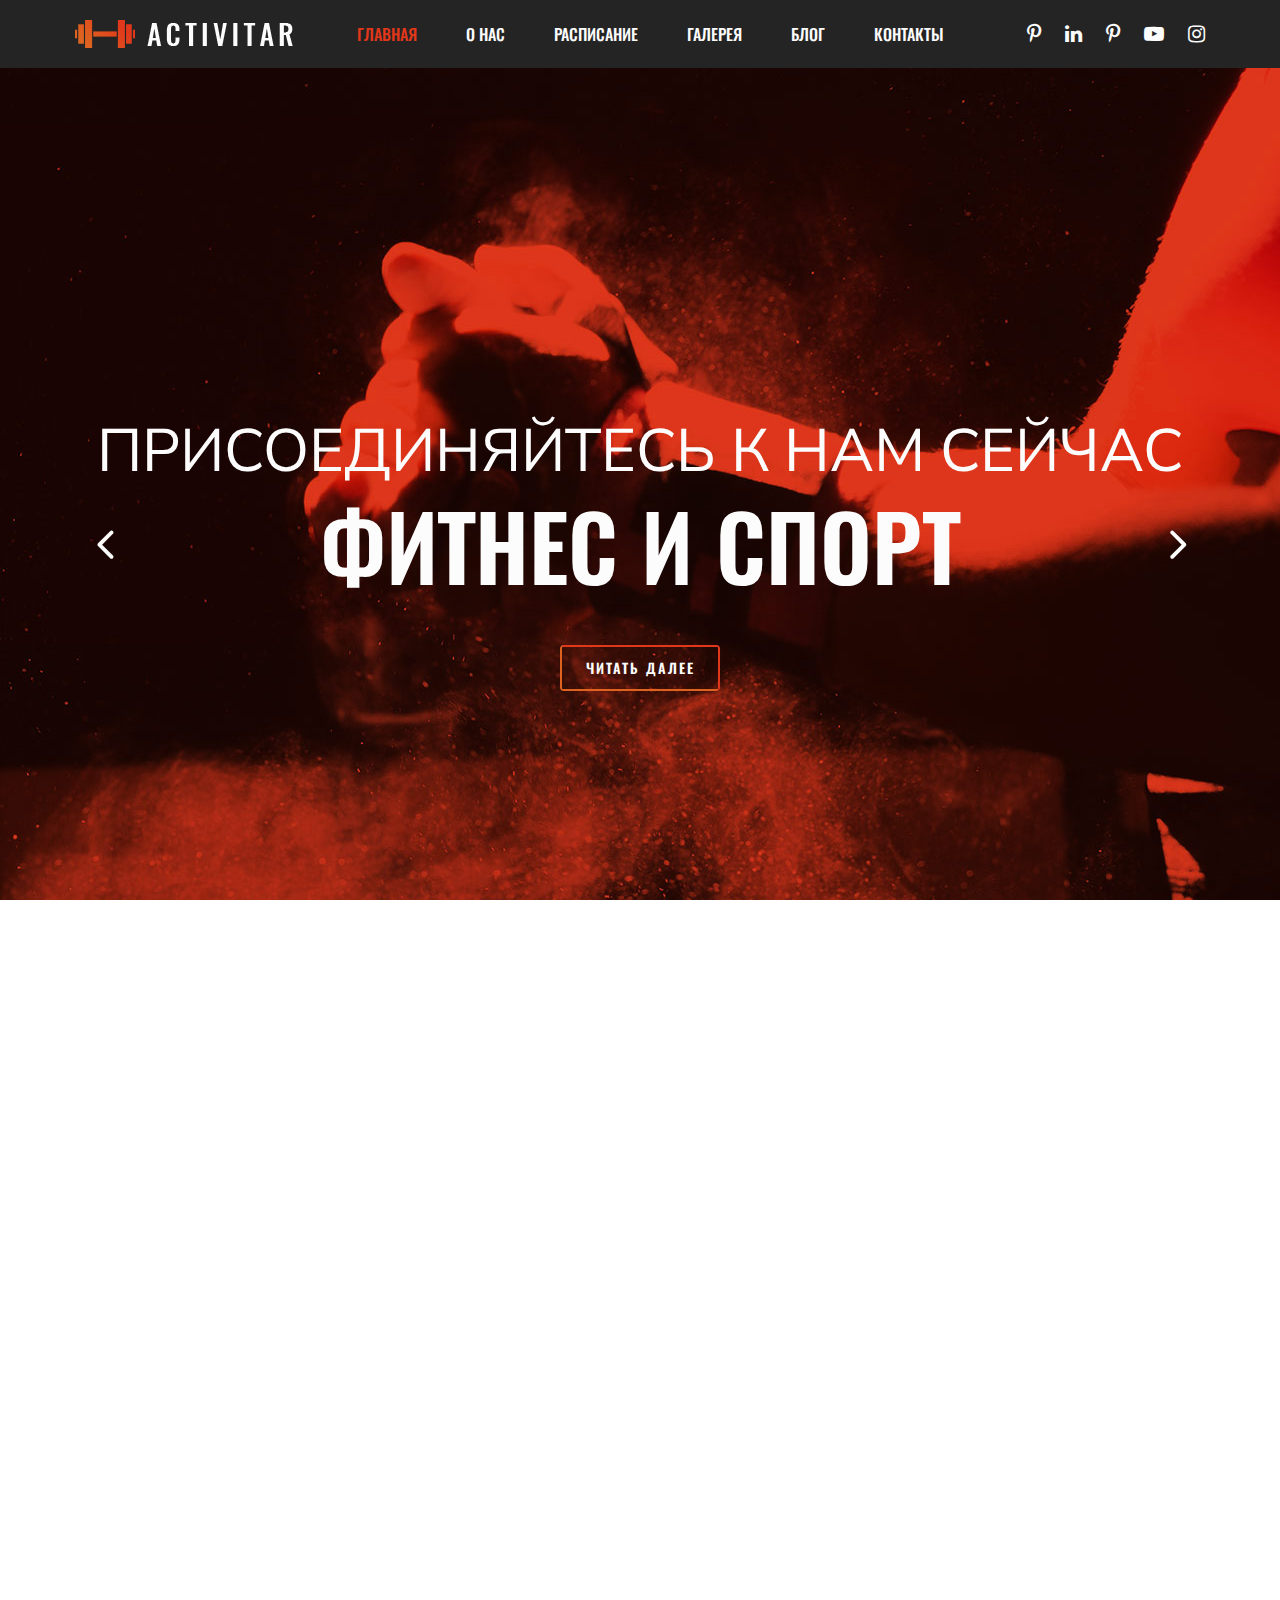
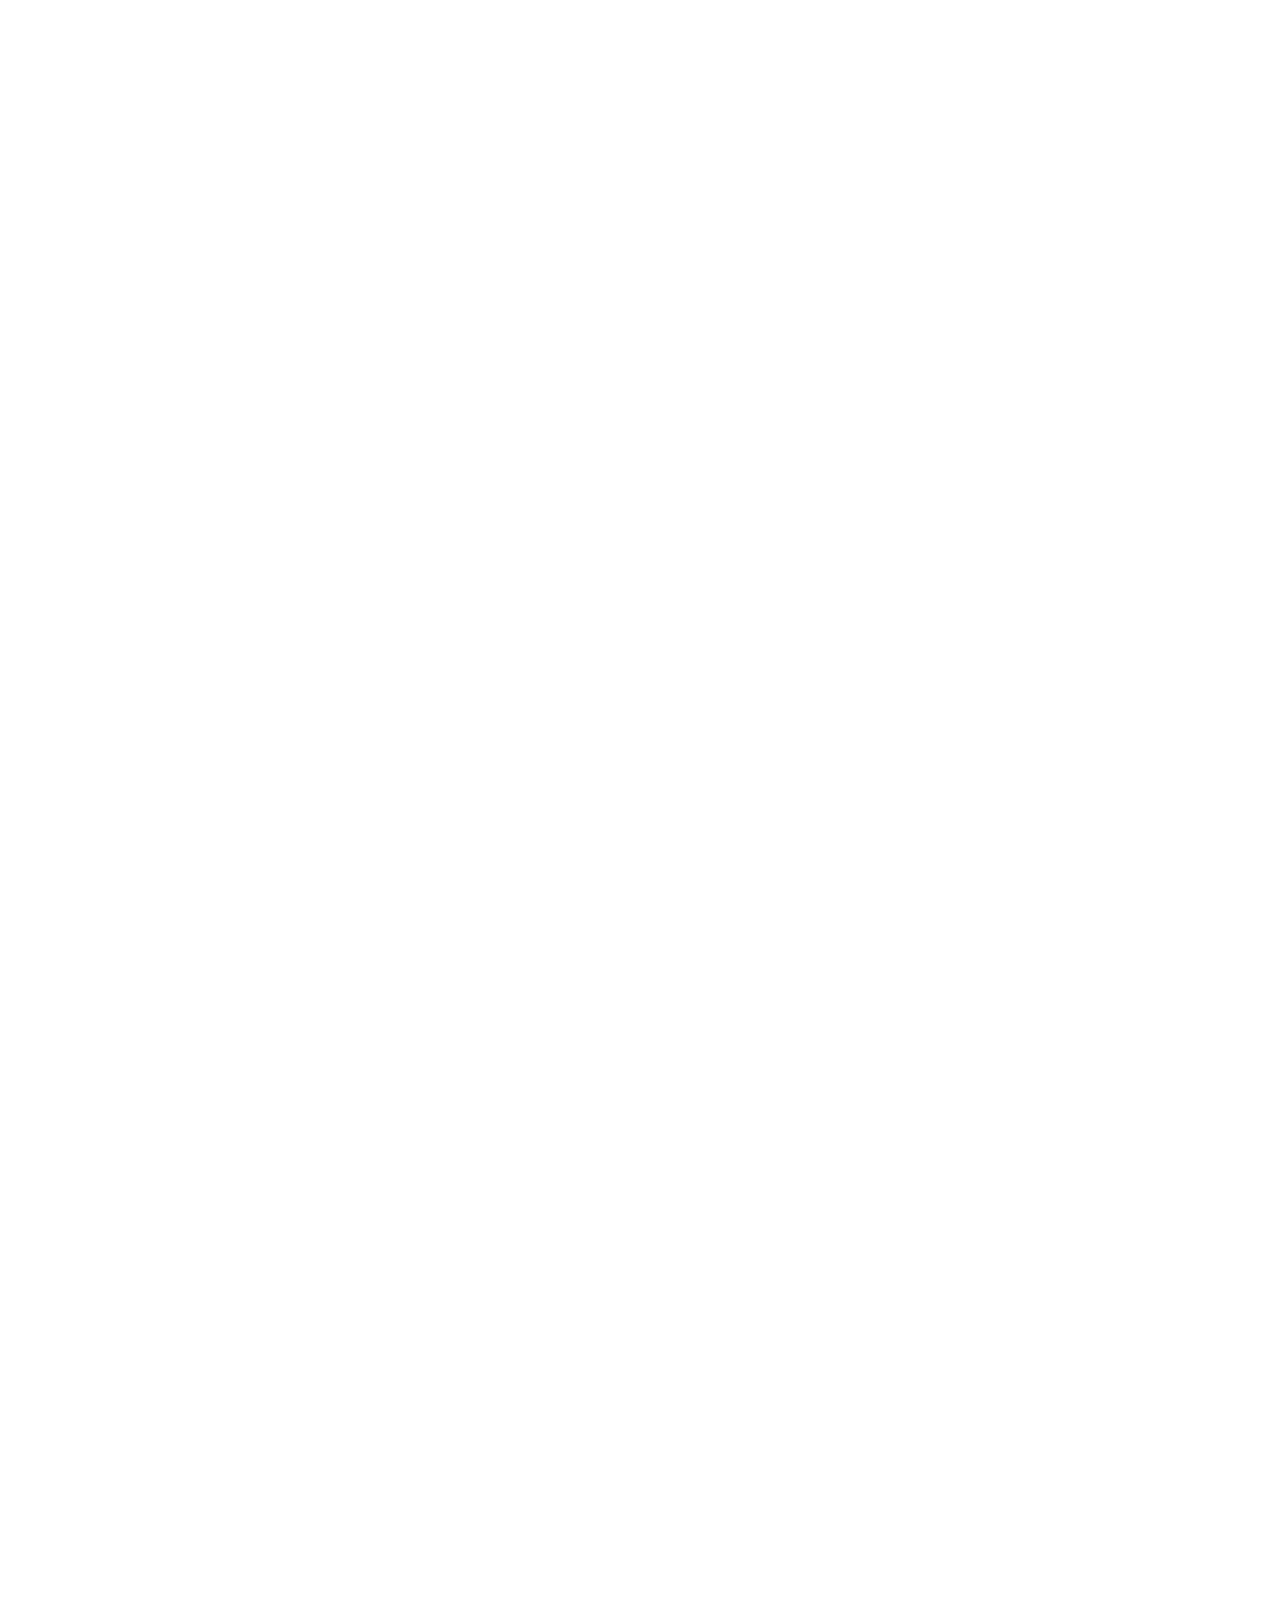
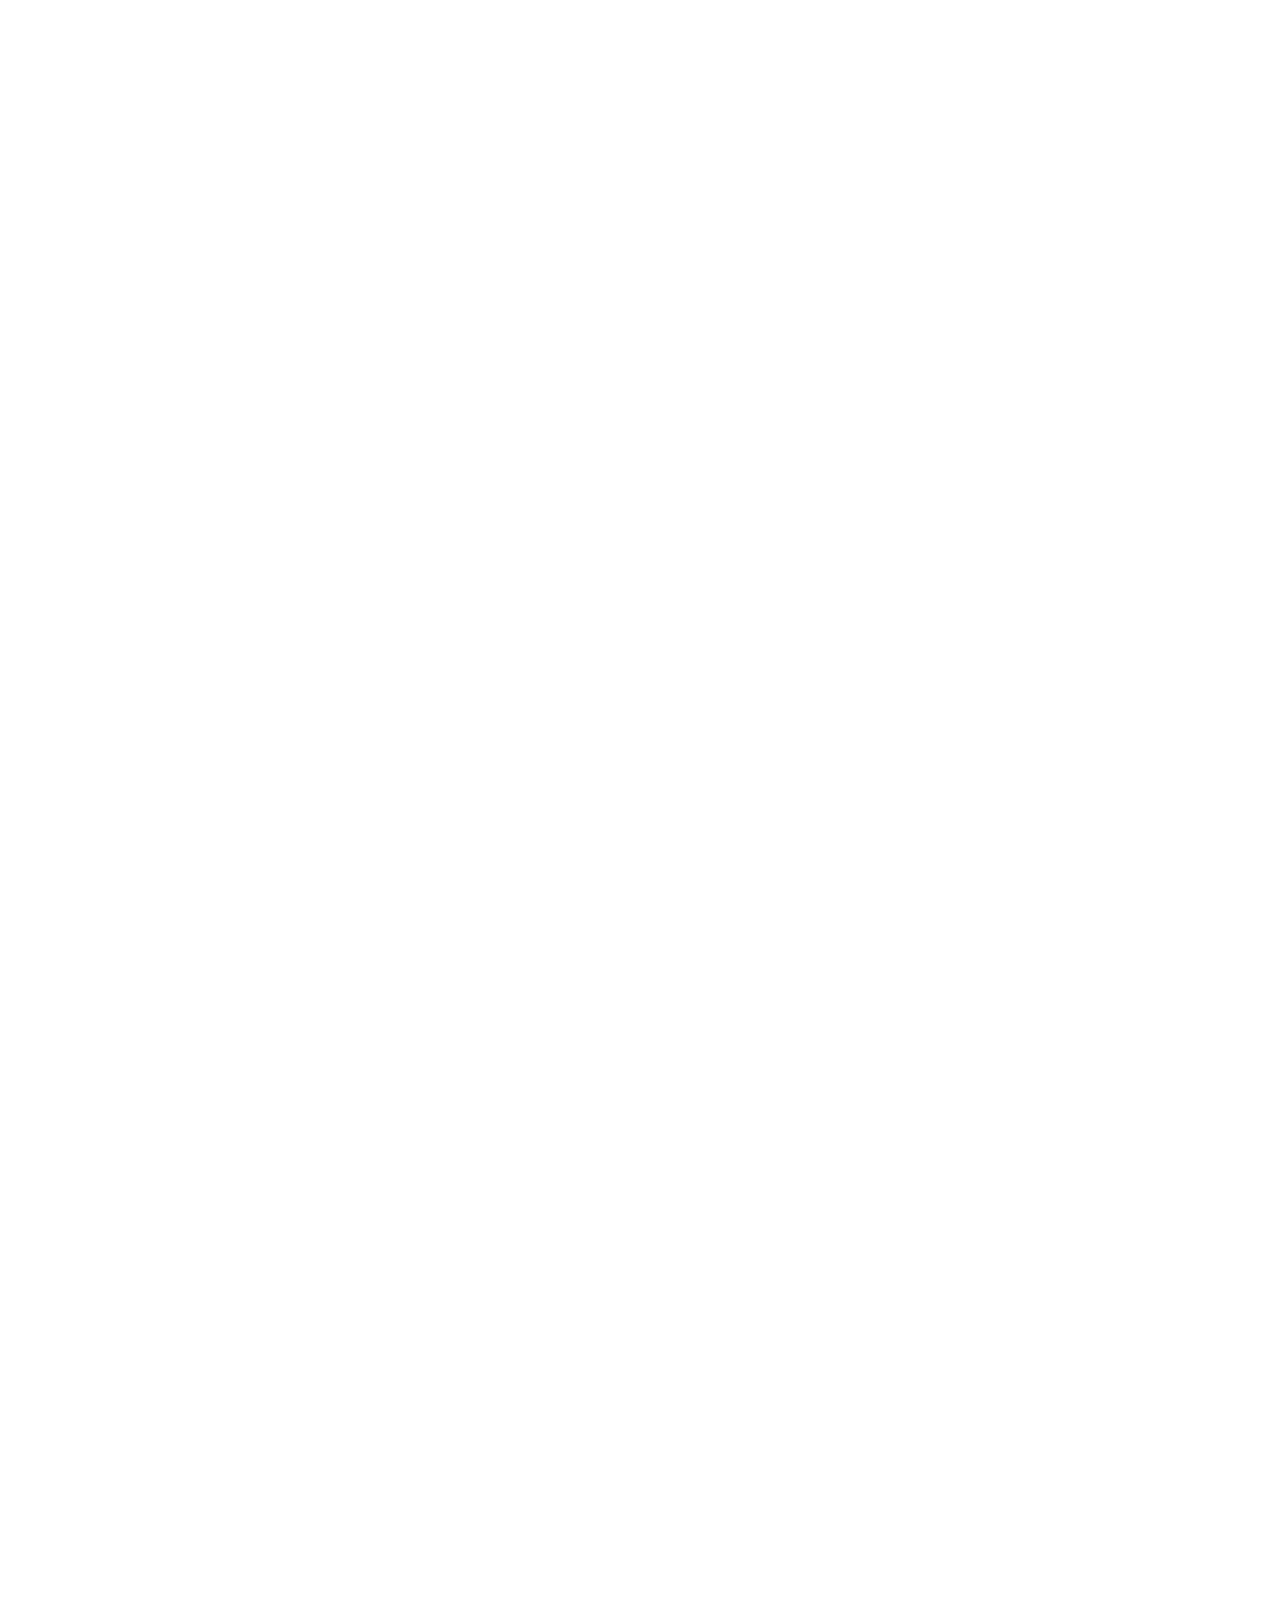
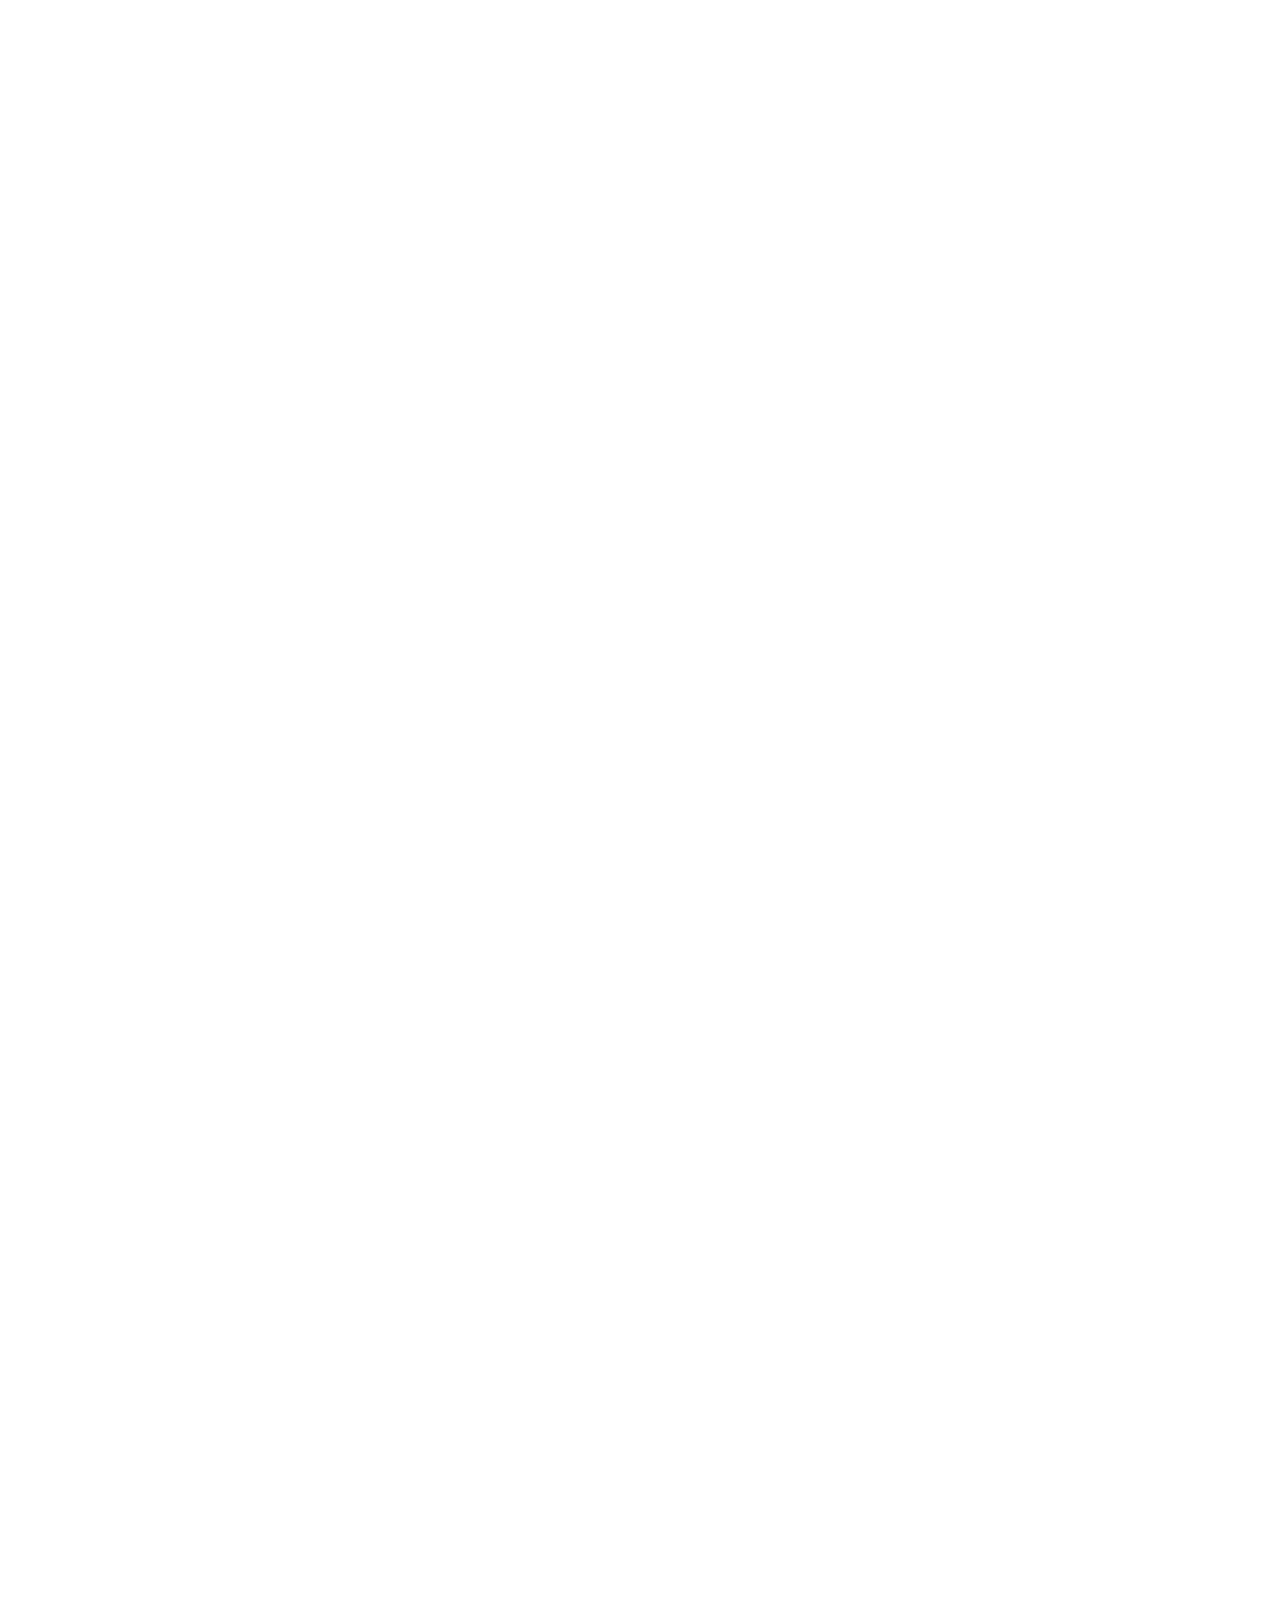
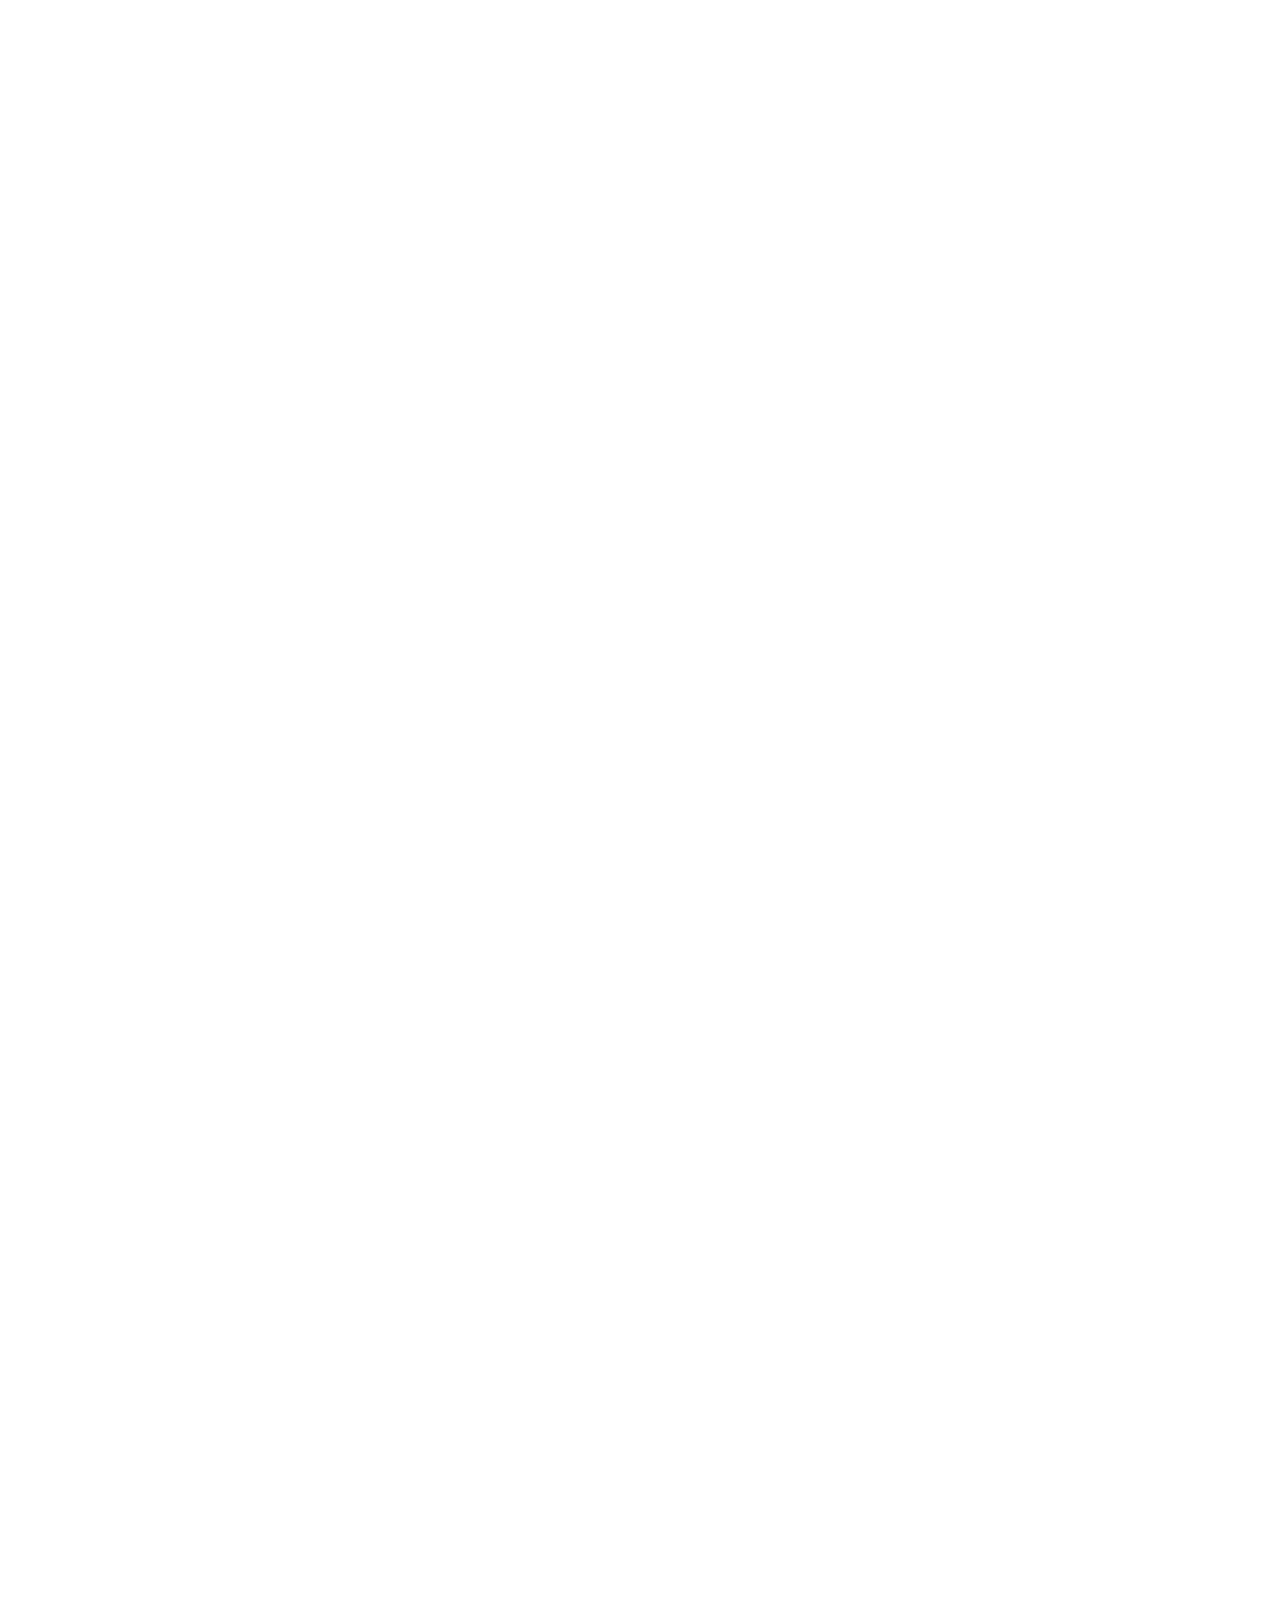
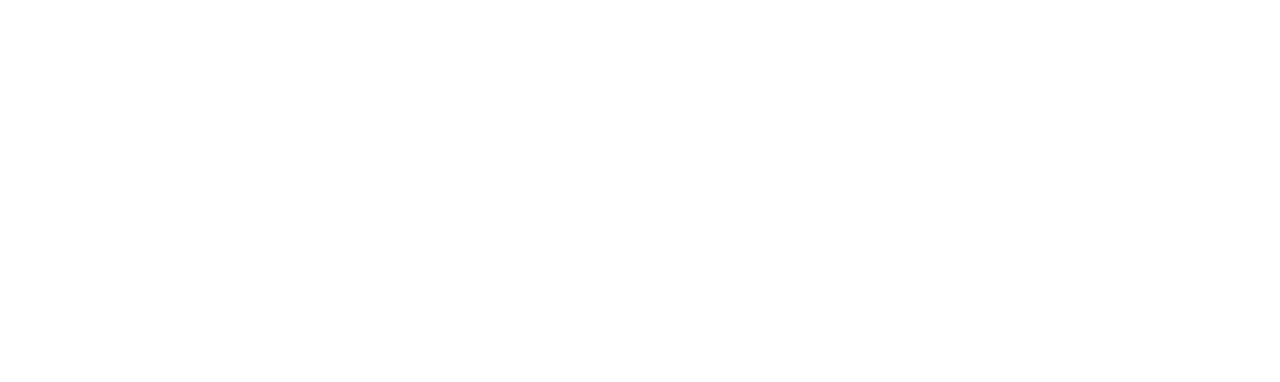
<file: index.html>
<!DOCTYPE html>
<html lang="zxx">

<head>
	<meta charset="UTF-8">
	<meta name="description" content="Activitar Template">
	<meta name="keywords" content="Activitar, unica, creative, html">
	<meta name="viewport" content="width=device-width, initial-scale=1.0">
	<meta http-equiv="X-UA-Compatible" content="ie=edge">
	<title>Activitar | Фитнес центр</title>
	<link rel="shortcut icon" href="./img/svg/ico.svg" type="image/x-icon">
	<!-- Google Font -->
	<link href="https://fonts.googleapis.com/css?family=Nunito+Sans:400,600,700,800,900&display=swap" rel="stylesheet">
	<link href="https://fonts.googleapis.com/css?family=Oswald:300,400,500,600,700&display=swap" rel="stylesheet">

	<!-- Css Styles -->
	<link rel="stylesheet" href="css/bootstrap.min.css" type="text/css">
	<link rel="stylesheet" href="css/font-awesome.min.css" type="text/css">
	<link rel="stylesheet" href="css/elegant-icons.css" type="text/css">
	<link rel="stylesheet" href="css/nice-select.css" type="text/css">
	<link rel="stylesheet" href="css/owl.carousel.min.css" type="text/css">
	<link rel="stylesheet" href="css/magnific-popup.css" type="text/css">
	<link rel="stylesheet" href="css/slicknav.min.css" type="text/css">
	<link rel="stylesheet" href="css/style.css" type="text/css">
</head>

<body>
	<!-- Page Preloder -->
	<div id="preloder">
		<div class="loader"></div>
	</div>

	<!-- Header Section Begin -->
	<header class="header-section .header-normal">
		<div class="container-fluid">
			<div class="logo">
				<a href="./index.html">
					<img src="img/logo.png" alt="">
				</a>
			</div>
			<div class="top-social">
				<a href="#"><i class="fa fa-pinterest-p"></i></a>
				<a href="#"><i class="fa fa-linkedin"></i></a>
				<a href="#"><i class="fa fa-pinterest-p"></i></a>
				<a href="#"><i class="fa fa-youtube-play"></i></a>
				<a href="#"><i class="fa fa-instagram"></i></a>
			</div>
			<div class="container">
				<div class="nav-menu">
					<nav class="mainmenu mobile-menu">
						<ul>
							<li><a class="header-link active" href="./index.html">Главная</a></li>
							<li><a class="header-link" href="./about-us.html">О нас</a></li>
							<li><a class="header-link" href="./schedule.html">Расписание</a></li>
							<li><a class="header-link" href="./gallery.html">Галерея</a></li>
							<li><a class="header-link" href="./blog.html">Блог</a>
								<ul class="dropdown">
									<li><a href="./about-us.html">О нас</a></li>
									<li><a href="./blog-single.html">Блог Подробности</a></li>
								</ul>
							</li>
							<li><a href="./contact.html">Контакты</a></li>
						</ul>
					</nav>
				</div>
			</div>
			<div id="mobile-menu-wrap"></div>
		</div>
	</header>
	<!-- Header End -->

	<!-- Hero Section Begin -->
	<section class="hero-section">
		<div class="hero-items owl-carousel">
			<div class="single-hero-item set-bg" data-setbg="img/hero-slider/hero-1.jpg">
				<div class="container">
					<div class="row">
						<div class="col-lg-12">
							<div class="hero-text">
								<h2>Присоединяйтесь к нам сейчас</h2>
								<h1>ФИТНЕС И СПОРТ</h1>
								<a href="#" class="primary-btn">Читать далее</a>
							</div>
						</div>
					</div>
				</div>
			</div>
			<div class="single-hero-item set-bg" data-setbg="img/hero-slider/hero-2.jpg">
				<div class="container">
					<div class="row">
						<div class="col-lg-12">
							<div class="hero-text">
								<h2>Присоединяйтесь к нам сейчас</h2>
								<h1>ФИТНЕС И СПОРТ</h1>
								<a href="#" class="primary-btn">Читать далее</a>
							</div>
						</div>
					</div>
				</div>
			</div>
			<div class="single-hero-item set-bg" data-setbg="img/hero-slider/hero-3.jpg">
				<div class="container">
					<div class="row">
						<div class="col-lg-12">
							<div class="hero-text">
								<h2>Присоединяйтесь к нам сейчас</h2>
								<h1>ФИТНЕС И СПОРТ</h1>
								<a href="#" class="primary-btn">Читать далее</a>
							</div>
						</div>
					</div>
				</div>
			</div>
		</div>
	</section>
	<!-- Hero End -->

	<!-- Feature Section Begin -->
	<section class="feature-section">
		<div class="container-fluid">
			<div class="row">
				<div class="col-md-4">
					<div class="feature-item set-bg" data-setbg="img/feature/feature-1.jpg">
						<h3>ГРУППОВЫЕ КЛАССЫ</h3>
						<p>The Sopranos manages to address the biases and benefits of therapy</p>
						<a href="#" class="primary-btn f-btn">Читать далее</a>
					</div>
				</div>
				<div class="col-md-4">
					<div class="feature-item set-bg" data-setbg="img/feature/feature-2.jpg">
						<h3>ПЕРСОНАЛЬНЫЙ ТРЕНИНГ</h3>
						<p>Стрептококковая ангина очень распространена в сезоны гриппа, и ей может предшествовать</p>
						<a href="#" class="primary-btn f-btn">Читать далее</a>
					</div>
				</div>
				<div class="col-md-4">
					<div class="feature-item set-bg" data-setbg="img/feature/feature-3.jpg">
						<h3>Спортивное питание</h3>
						<p>Право человека на жизнь подразумевает его право иметь свободное и неограниченное</p>
						<a href="#" class="primary-btn f-btn">Читать далее</a>
					</div>
				</div>
			</div>
		</div>
	</section>
	<!-- Feature Section End -->

	<!-- About Section Begin -->
	<section class="home-about spad">
		<div class="container">
			<div class="row">
				<div class="col-lg-6">
					<div class="about-text">
						<h2>ДОБРО ПОЖАЛОВАТЬ В КРОССФИТ</h2>
						<p class="short-details">CrossFit - это передовая система функционального фитнеса, которая может помочь
							обычным мужчинам.</p>
						<p class="long-details">Добиться успеха на самом деле не так уж сложно. Есть значительная часть населения, в
							мире, которая на самом деле хочет и нуждается в том, чтобы успех был
							трудным! Для
							тех из вас, кто серьезно настроен иметь больше, делать больше, давать больше и быть больше.</p>
						<a href="#" class="primary-btn about-btn">Подробнее</a>
					</div>
				</div>
				<div class="col-lg-6">
					<div class="about-img">
						<img src="img/home-about.jpg" alt="">
					</div>
				</div>
			</div>
		</div>
	</section>
	<!-- About Section End -->

	<!-- Classes Section Begin -->
	<section class="classes-section">
		<div class="class-title set-bg" data-setbg="img/classes-title-bg.jpg">
			<div class="container">
				<div class="row">
					<div class="col-lg-7 m-auto text-center">
						<div class="section-title pl-lg-4 pr-lg-4 pl-0 pr-0">
							<h2>Выберите свою программу</h2>
							<p>Наши эксперты по Кроссфиту помогут вам открыть для себя новые техники тренировок и упражнения, которые
								предлагают динамичную и эффективную тренировку всего тела.</p>
						</div>
					</div>
				</div>
			</div>
		</div>
		<div class="container-fluid">
			<div class="row">
				<div class="col-lg-3 col-sm-6">
					<div class="classes-item set-bg" data-setbg="img/classes/class-1.jpg">
						<h4>Кроссфит Уровень 1</h4>
						<p>Страдающие по всему миру будут рады узнать, что существуют средства от апноэ во сне.</p>
						<a href="#" class="primary-btn class-btn">Читать далее</a>
					</div>
				</div>
				<div class="col-lg-3 col-sm-6">
					<div class="classes-item set-bg" data-setbg="img/classes/class-2.jpg">
						<h4>Загрузочный лагерь</h4>
						<p>Масло, которое также называют льняным, имеет множество промышленных применений - оно является важным
							ингредиентом
						</p>
						<a href="#" class="primary-btn class-btn">Читать далее</a>
					</div>
				</div>
				<div class="col-lg-3 col-sm-6">
					<div class="classes-item set-bg" data-setbg="img/classes/class-3.jpg">
						<h4>Энергетический взрыв</h4>
						<p>Это очень распространенное явление, как простуда или лихорадка, в зависимости от вашего образа жизни.</p>
						<a href="#" class="primary-btn class-btn">Читать далее</a>
					</div>
				</div>
				<div class="col-lg-3 col-sm-6">
					<div class="classes-item set-bg" data-setbg="img/classes/class-4.jpg">
						<h4>КЛАССИЧЕСКИЙ БАЛАНС ТЕЛА</h4>
						<p>Эта процедура обычно является предпочтительной альтернативой фоторефрактивной кератэктомии,</p>
						<a href="#" class="primary-btn class-btn">Читать далее</a>
					</div>
				</div>
			</div>
		</div>
	</section>
	<!-- Classes Section End -->

	<!-- Class Time Section Begin -->
	<section class="classtime-section class-time-table spad">
		<div class="container">
			<div class="row">
				<div class="col-lg-12 text-center">
					<div class="section-title">
						<h2>Расписание</h2>
					</div>
				</div>
			</div>
			<div class="row">
				<div class="col-lg-12">
					<div class="timetable-controls">
						<ul>
							<li class="active" data-tsfilter="all">Расписание</li>
							<li data-tsfilter="crossfit">кроссфит</li>
							<li data-tsfilter="lunge">Аэробика</li>
							<li data-tsfilter="ppsr">Плавание</li>
							<li data-tsfilter="walls">Растяжка</li>
							<li data-tsfilter="candy">конфеты</li>
						</ul>
					</div>
				</div>
			</div>
			<div class="classtime-table">
				<table>
					<thead>
						<tr>
							<th></th>
							<th>Понедельник</th>
							<th>Вторник</th>
							<th>Среда</th>
							<th>Четверг</th>
							<th>Пятница</th>
							<th>Суббота</th>
							<th>Воскресенье</th>
						</tr>
					</thead>
					<tbody>
						<tr>
							<td class="workout-time">10.00</td>
							<td class="hover-bg ts-item" data-tsmeta="crossfit">
								<span>10.00 - 14.00</span>
								<h6>Кроссфит lv1</h6>
							</td>
							<td></td>
							<td class="hover-bg ts-item" data-tsmeta="crossfit">
								<span>10.00 - 15.00</span>
								<h6>Кроссфит lv1</h6>
							</td>
							<td></td>
							<td class="hover-bg ts-item" data-tsmeta="lunge">
								<span>10.00 - 13.00</span>
								<h6>Выпады с мячом</h6>
							</td>
							<td></td>
							<td class="hover-bg ts-item" data-tsmeta="lunge">
								<span>10.00 - 13.30</span>
								<h6>Выпады с мячом</h6>
							</td>
						</tr>
						<tr>
							<td class="workout-time">14.00</td>
							<td></td>
							<td class="hover-bg ts-item" data-tsmeta="lunge">
								<span>14.00 - 17.00</span>
								<h6>Выпады с мячом</h6>
							</td>
							<td></td>
							<td class="hover-bg ts-item" data-tsmeta="crossfit">
								<span>14.00 - 17.00</span>
								<h6>Кроссфит lv1</h6>
							</td>
							<td></td>
							<td class="hover-bg ts-item" data-tsmeta="walls">
								<span>14.00 - 15.30</span>
								<h6>Растяжка</h6>
							</td>
							<td></td>
						</tr>
						<tr>
							<td class="workout-time">16.00</td>
							<td class="hover-bg ts-item" data-tsmeta="lunge">
								<span>16.00 - 18.00</span>
								<h6>Выпады с мячом</h6>
							</td>
							<td></td>
							<td class="hover-bg ts-item" data-tsmeta="candy">
								<span>16.00 - 19.00</span>
								<h6>конфеты</h6>
							</td>
							<td></td>
							<td class="hover-bg ts-item" data-tsmeta="candy">
								<span>16.00 - 19.00</span>
								<h6>конфеты</h6>
							</td>
							<td class="hover-bg ts-item" data-tsmeta="ppsr">
								<span>16.00 - 17.00</span>
								<h6>Плавание</h6>
							</td>
							<td class="hover-bg ts-item" data-tsmeta="murph">
								<span>16.00 - 20.00</span>
								<h6>Бег</h6>
							</td>
						</tr>
						<tr>
							<td class="workout-time">18.00</td>
							<td class="hover-bg ts-item" data-tsmeta="walls">
								<span>18.00 - 20.00</span>
								<h6>Растяжка</h6>
							</td>
							<td class="hover-bg ts-item" data-tsmeta="ppsr">
								<span>18.00 - 20.00</span>
								<h6>Плавание</h6>
							</td>
							<td></td>
							<td class="hover-bg ts-item" data-tsmeta="chelsea">
								<span>18.00 - 22.00</span>
								<h6>Chelsea</h6>
							</td>
							<td></td>
							<td class="hover-bg ts-item" data-tsmeta="annie">
								<span>18.00 - 22.00</span>
								<h6>annie</h6>
							</td>
							<td></td>
						</tr>
						<tr>
							<td class="workout-time">20.00</td>
							<td class="hover-bg ts-item" data-tsmeta="lunge">
								<span>21.00 - 23.00</span>
								<h6>Выпады с мячом</h6>
							</td>
							<td class="hover-bg ts-item" data-tsmeta="walls">
								<span>20.00 - 22.00</span>
								<h6>Растяжка</h6>
							</td>
							<td class="hover-bg ts-item" data-tsmeta="walls">
								<span>20.30 - 23.00</span>
								<h6>Растяжка</h6>
							</td>
							<td></td>
							<td class="hover-bg ts-item" data-tsmeta="crossfit">
								<span>22.00 - 23.00</span>
								<h6>Кроссфит Lv2</h6>
							</td>
							<td></td>
							<td class="hover-bg ts-item" data-tsmeta="crossfit">
								<span>21.00 - 23.00</span>
								<h6>Кроссфит Lv2</h6>
							</td>
						</tr>
					</tbody>
				</table>
			</div>
		</div>
	</section>
	<!-- Class Time Section End -->

	<!-- Price Plan Section Begin -->
	<section class="price-section spad set-bg" data-setbg="img/price-bg.jpg">
		<div class="container">
			<div class="row">
				<div class="col-lg-12">
					<div class="section-title">
						<h2>ВЫБЕРИТЕ ТАРИФНЫЙ ПЛАН</h2>
						<p>Эти сообщения начали появляться, когда в Конгрессе проходили слушания по поводу обезболивающего препарата
							Vioxx.
							болеутоляющего средства Vioxx. Сотрудник Управления по контролю за продуктами и лекарствами.</p>
					</div>
					<div class="toggle-option">
						<ul>
							<li>Ежемесячно</li>
							<li>
								<label class="switch">
									<input type="checkbox" checked>
									<span class="slider"></span>
								</label>
							</li>
							<li>Годовой</li>
						</ul>
					</div>
				</div>
			</div>
			<div class="row">
				<div class="col-lg-4">
					<div class="single-price-plan">
						<h4>Нормальный</h4>
						<div class="price-plan">
							<h2>3500 <span>р</span></h2>
							<p>Ежемесячно</p>
						</div>
						<ul>
							<li>Неограниченный доступ в тренажерный зал</li>
							<li>1 занятие в неделю</li>
							<li>БЕСПЛАТНЫЙ питьевой пакет</li>
							<li>1 Бесплатный персональный тренинг</li>
						</ul>
						<a href="#" class="primary-btn price-btn">Приобрести</a>
					</div>
				</div>
				<div class="col-lg-4">
					<div class="single-price-plan">
						<h4>Профессионал</h4>
						<div class="price-plan">
							<h2>5500 <span>р</span></h2>
							<p>Ежемесячно</p>
						</div>
						<ul>
							<li>Неограниченный доступ в тренажерный зал</li>
							<li>2 занятие в неделю</li>
							<li>БЕСПЛАТНЫЙ питьевой пакет</li>
							<li>2 Бесплатный персональный тренинг</li>
						</ul>
						<a href="#" class="primary-btn price-btn">Приобрести</a>
						<div class="tic-text">
							<i class="fa fa-star"></i>
						</div>
					</div>
				</div>
				<div class="col-lg-4">
					<div class="single-price-plan">
						<h4>Расширенный</h4>
						<div class="price-plan">
							<h2>9500 <span>р</span></h2>
							<p>Ежемесячно</p>
						</div>
						<ul>
							<li>Неограниченный доступ в тренажерный зал</li>
							<li>6 занятие в неделю</li>
							<li>БЕСПЛАТНЫЙ питьевой пакет</li>
							<li>5 Бесплатный персональный тренинг</li>
						</ul>
						<a href="#" class="primary-btn price-btn">Приобрести</a>
					</div>
				</div>
			</div>
		</div>
	</section>
	<!-- Price Plan Section End -->

	<!-- Choseus Section Begin -->
	<section class="chooseus-section spad">
		<div class="container">
			<div class="row">
				<div class="col-lg-12">
					<div class="section-title">
						<h2>Почему люди выбирают нас</h2>
						<p>Наши спортивные эксперты и новейшее спортивное оборудование - это выигрышная комбинация.</p>
					</div>
				</div>
			</div>
			<div class="row">
				<div class="col-lg-4 col-sm-6">
					<div class="choose-item">
						<img src="img/icons/chose-icon-1.png" alt="">
						<h5>Поддержка 24/7</h5>
						<p>Один из лучших способов быстро превратить отличный отпуск в ужас - это выбрать неправильное
							жилье для вашей поездки.</p>
					</div>
				</div>
				<div class="col-lg-4 col-sm-6">
					<div class="choose-item">
						<img src="img/icons/chose-icon-2.png" alt="">
						<h5>Наш тренер</h5>
						<p>Если вы нечасто путешествуете, вам могут понадобиться советы, как сделать жену счастливой, пока вы
							пока вы путешествуете по всему миру.</p>
					</div>
				</div>
				<div class="col-lg-4 col-sm-6">
					<div class="choose-item">
						<img src="img/icons/chose-icon-3.png" alt="">
						<h5>Индивидуальные занятия</h5>
						<p>Чтобы добиться успеха в любом начинании, вы должны придерживаться курса... неважно, какой ценой! Вот
							несколько
							верных советов, которые помогут вам на вашем пути.</p>
					</div>
				</div>
				<div class="col-lg-4 col-sm-6">
					<div class="choose-item">
						<img src="img/icons/chose-icon-4.png" alt="">
						<h5>Наше оборудование</h5>
						<p>Регби и Стратфорд-на-Эйвоне. Кроме того, в самом Ковентри и его окрестностях есть на что посмотреть и чем
							заняться.
							в самом Ковентри.</p>
					</div>
				</div>
				<div class="col-lg-4 col-sm-6">
					<div class="choose-item">
						<img src="img/icons/chose-icon-5.png" alt="">
						<h5>Занятия ежедневно</h5>
						<p>У нас просто не было бы желания заниматься повседневной жизнью. Именно мотивация помогает
							нам справляться с самыми обыденными делами.</p>
					</div>
				</div>
				<div class="col-lg-4 col-sm-6">
					<div class="choose-item">
						<img src="img/icons/chose-icon-6.png" alt="">
						<h5>Сосредоточьтесь на своем здоровье</h5>
						<p>Но в рамках семейного бюджета мы можем пойти очень далеко в создании
							идеальной телескопической системы.</p>
					</div>
				</div>
			</div>
		</div>
	</section>
	<!-- Choseus Section End -->

	<!-- Video Section Begin -->
	<section class="video-section set-bg" data-setbg="img/video-bg.jpg">
		<div class="container">
			<div class="row">
				<div class="col-lg-12">
					<div class="video-text">
						<h2>Наш Тренажерный зал</h2>
						<a href="https://www.youtube.com/watch?v=X_9VoqR5ojM" class="play-btn video-popup">
							<i class="fa fa-play"></i>
						</a>
					</div>
				</div>
			</div>
		</div>
	</section>
	<!-- Video Section End -->

	<!-- Blog Section Begin -->
	<section class="blog-section spad">
		<div class="container">
			<div class="row">
				<div class="col-lg-12 text-center">
					<div class="section-title">
						<h2>Из нашего блога</h2>
						<p>Список всех новостей и событий, связанных с нами</p>
					</div>
				</div>
			</div>
			<div class="row blog-gird">
				<div class="grid-sizer"></div>
				<div class="col-lg-4 col-md-6 grid-item">
					<div class="blog-item large-item set-bg" data-setbg="img/blog/blog-1.jpg">
						<a href="#" class="blog-text">
							<div class="categories">Тренажерный зал и кроосфит</div>
							<h5>Многие люди подписываются на партнерские программы</h5>
						</a>
					</div>
				</div>
				<div class="col-lg-4 col-md-6 grid-item">
					<div class="blog-item instagram-item">
						<a href="#" class="instagram-text">
							<div class="categories">Тренажерный зал и кроосфит <i class="fa fa-instagram"></i></div>
							<h5>Следите за нашими занятиями в тренажерном зале в Instagram # Бодибилдинг # фото</h5>
						</a>
					</div>
				</div>
				<div class="col-lg-4 col-md-6 grid-item">
					<div class="blog-item small-item set-bg" data-setbg="img/blog/blog-2.jpg">
						<a href="#" class="blog-text">
							<div class="categories">Тренажерный зал и кроосфит</div>
							<h5>Работает ли Гидродерм</h5>
						</a>
					</div>
				</div>
				<div class="col-lg-4 col-md-6 grid-item">
					<div class="blog-item large-item xls-large set-bg" data-setbg="img/blog/blog-3.jpg">
						<a href="#" class="blog-text">
							<div class="categories">Тренажерный зал и кроосфит</div>
							<h5>Многие люди подписываются на партнерские программы</h5>
						</a>
					</div>
				</div>
				<div class="col-lg-4 col-md-6 grid-item">
					<div class="blog-item large-item set-bg" data-setbg="img/blog/blog-4.jpg">
						<a href="#" class="blog-text">
							<div class="categories">Тренажерный зал и кроосфит</div>
							<h5>Многие люди подписываются на партнерские программы</h5>
						</a>
						<div class="play-btn">
							<a href="https://www.youtube.com/watch?v=X_9VoqR5ojM" class="play-in-btn video-popup">
								<i class="fa fa-play"></i>
							</a>
						</div>
					</div>
				</div>
				<div class="col-lg-4 col-md-6 grid-item">
					<div class="blog-item small-item set-bg" data-setbg="img/blog/blog-5.jpg">
						<a href="#" class="blog-text">
							<div class="categories">Тренажерный зал и кроосфит</div>
							<h5>Ваши варианты антибиотиков от одного дня до 10 дней</h5>
						</a>
					</div>
				</div>
			</div>
		</div>
	</section>
	<!-- Blog Section End -->

	<!-- Cta Section Begin -->
	<section class="cta-section">
		<div class="container">
			<div class="row">
				<div class="col-lg-12">
					<div class="cta-text">
						<h3>Стартовал сегодня</h3>
						<p>Специальное предложение для новых студентов! 1500р безлимитный тренажерный зал в течение первой недели и
							50% от цены нашего тарифа!</p>
					</div>
					<a href="#" class="primary-btn cta-btn">забронировать</a>
				</div>
			</div>
		</div>
	</section>
	<!-- Cta Section End -->

	<!-- Map Section Begin -->
	<div class="map">
		<iframe
			src="https://www.google.com/maps/embed?pb=!1m18!1m12!1m3!1d158260.43022110636!2d39.193080961475566!3d51.699753210718!2m3!1f0!2f0!3f0!3m2!1i1024!2i768!4f13.1!3m3!1m2!1s0x413b2f5ce874e813%3A0x48d94c0efba762bd!2sVoronezh%2C%20Voronezh%20Oblast!5e0!3m2!1sen!2sru!4v1679599708135!5m2!1sen!2sru"
			height="590" style="border:0;" allowfullscreen="" loading="lazy"
			referrerpolicy="no-referrer-when-downgrade"></iframe>
		<div class="map-contact-detalis">
			<div class="open-time">
				<h5>Будний день:</h5>
				<ul>
					<li>Будний день: <span>06:30 - 11:00</span></li>
					<li>Суббота: <span>07:00 - 22:00</span></li>
					<li>Воскресенье: <span>09:00 - 18:00</span></li>
				</ul>
			</div>
			<div class="map-contact-form">
				<h5>Связаться с нами</h5>
				<form action="#">
					<input type="text" placeholder="Имя">
					<input type="text" class="phone" placeholder="Телефон">
					<textarea placeholder="Сообщение"></textarea>
					<button type="submit" class="site-btn">Отправить</button>
				</form>
			</div>
		</div>
	</div>
	<!-- Map Section End -->

	<!-- Footer Section Begin -->
	<footer class="footer-section">
		<div class="container">
			<div class="row">
				<div class="col-lg-3">
					<div class="footer-logo-item">
						<div class="f-logo">
							<a href="#"><img src="img/logo.png" alt=""></a>
						</div>
						<p>Несмотря на рост Интернета за последние семь лет, использование бесплатных телефонных номеров
							в телевизионной рекламе продолжается.</p>
						<div class="social-links">
							<h6>Следуйте за нами</h6>
							<a href="#"><i class="fa fa-facebook"></i></a>
							<a href="#"><i class="fa fa-twitter"></i></a>
							<a href="#"><i class="fa fa-google-plus"></i></a>
							<a href="#"><i class="fa fa-linkedin"></i></a>
							<a href="#"><i class="fa fa-instagram"></i></a>
						</div>
					</div>
				</div>
				<div class="col-lg-3 offset-lg-1">
					<div class="footer-widget">
						<h5>Наш блог</h5>
						<div class="footer-blog">
							<a href="#" class="fb-item">
								<h6>Lorem ipsum dolor sit amet</h6>
								<span class="blog-time"><i class="fa fa-clock-o"></i> Январь 02, 2019</span>
							</a>
							<a href="#" class="fb-item">
								<h6>Lorem ipsum dolor sit amet</h6>
								<span class="blog-time"><i class="fa fa-clock-o"></i> Январь 02, 2019</span>
							</a>
							<a href="#" class="fb-item">
								<h6>Lorem ipsum dolor sit amet</h6>
								<span class="blog-time"><i class="fa fa-clock-o"></i> Январь 02, 2019</span>
							</a>
						</div>
					</div>
				</div>
				<div class="col-lg-2">
					<div class="footer-widget">
						<h5>Программы</h5>
						<ul class="workout-program">
							<li><a href="#">Бодибилдинг</a></li>
							<li><a href="#">Бег</a></li>
							<li><a href="#">Кроссфит</a></li>
							<li><a href="#">Снижение веса</a></li>
							<li><a href="#">Тренажерный зал</a></li>
						</ul>
					</div>
				</div>
				<div class="col-lg-3">
					<div class="footer-widget">
						<h5>Получить информацию</h5>
						<ul class="footer-info">
							<li>
								<i class="fa fa-phone"></i>
								<span>Телефон:</span>
								<a href="tel:+79008005050">+7(900) 800-50-50</a>
							</li>
							<li>
								<i class="fa fa-envelope-o"></i>
								<span>Почта:</span>
								activator@gmail.com
							</li>
							<li>
								<i class="fa fa-map-marker"></i>
								<span>Адрес</span>
								г. Воронеж, ул. Степанищево, д. 37 к. 3
							</li>
						</ul>
					</div>
				</div>
			</div>
		</div>
	</footer>
	<!-- Footer Section End -->

	<!-- Js Plugins -->
	<script src="js/jquery-3.3.1.min.js"></script>
	<script src="js/bootstrap.min.js"></script>
	<script src="js/jquery.magnific-popup.min.js"></script>
	<script src="js/mixitup.min.js"></script>
	<script src="js/jquery.nice-select.min.js"></script>
	<script src="js/jquery.slicknav.js"></script>
	<script src="js/owl.carousel.min.js"></script>
	<script src="js/masonry.pkgd.min.js"></script>
	<script src="js/main.js"></script>
</body>

</html>
</file>
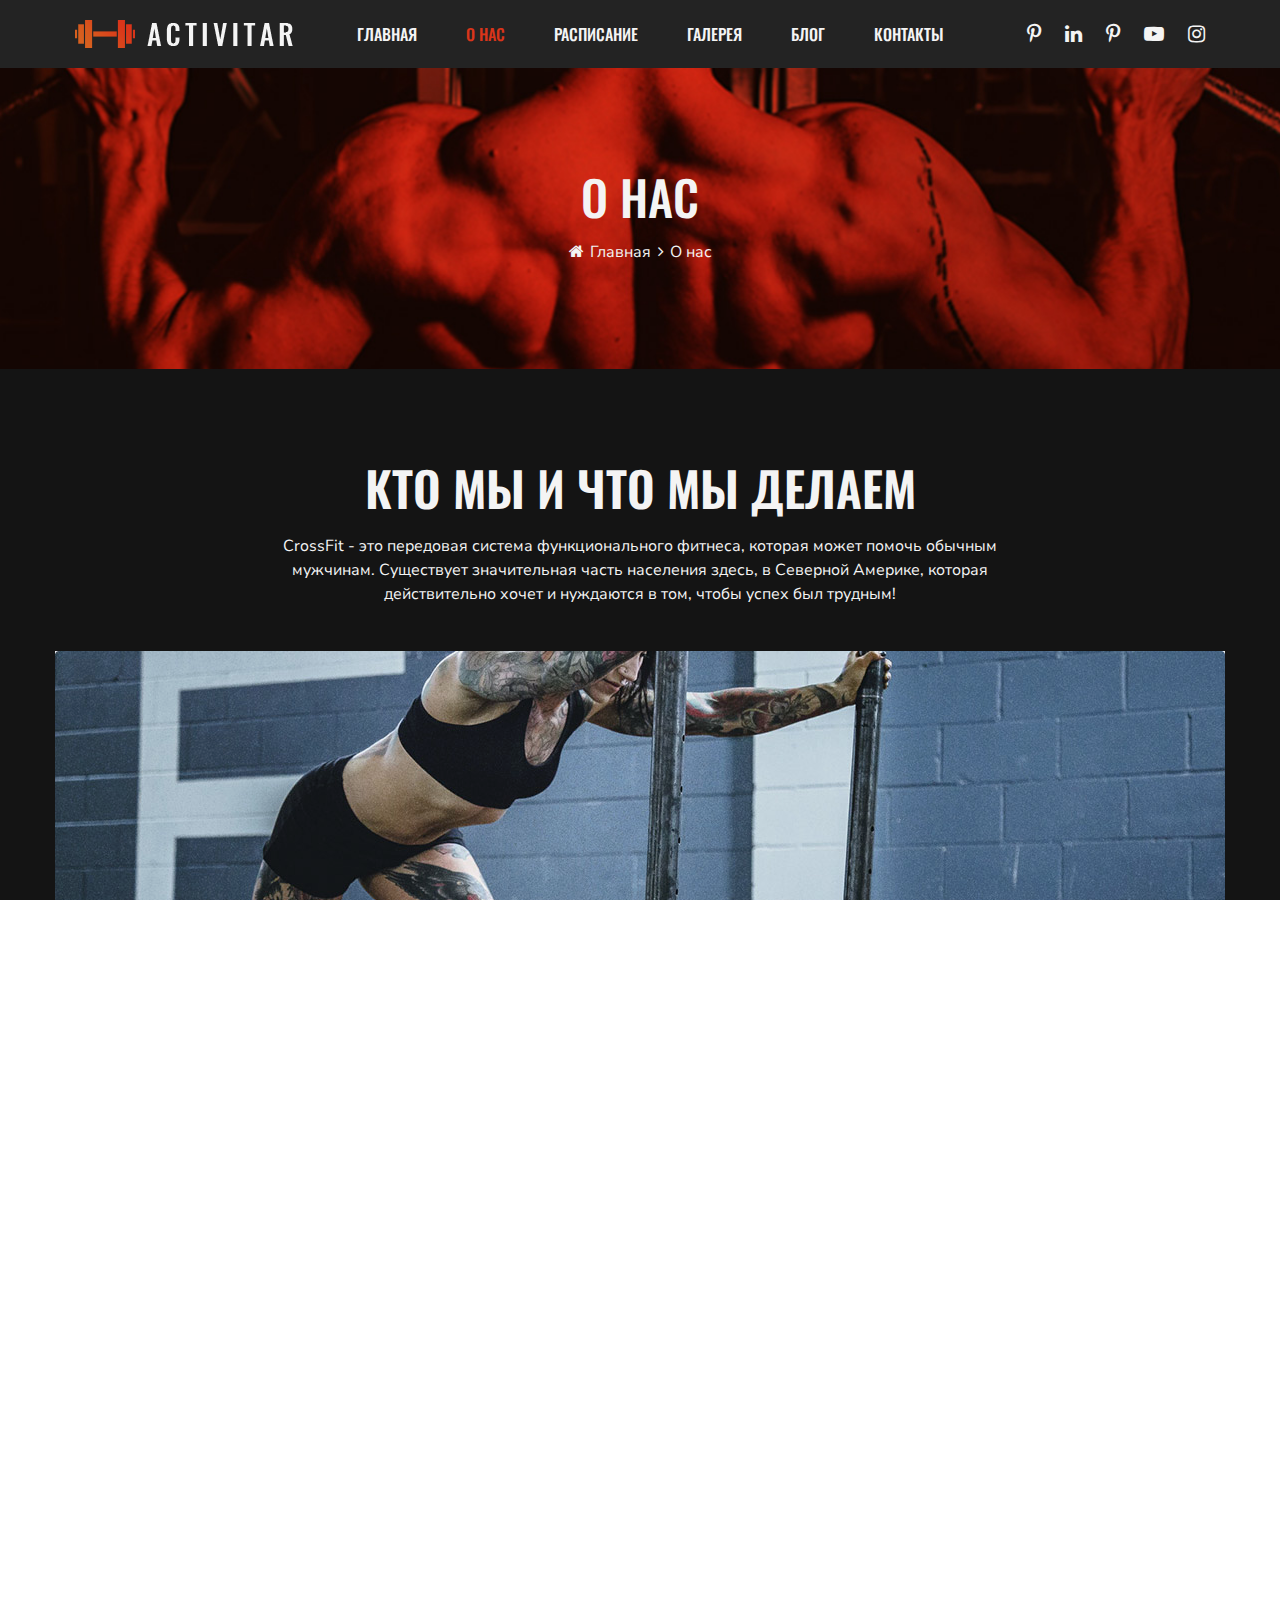
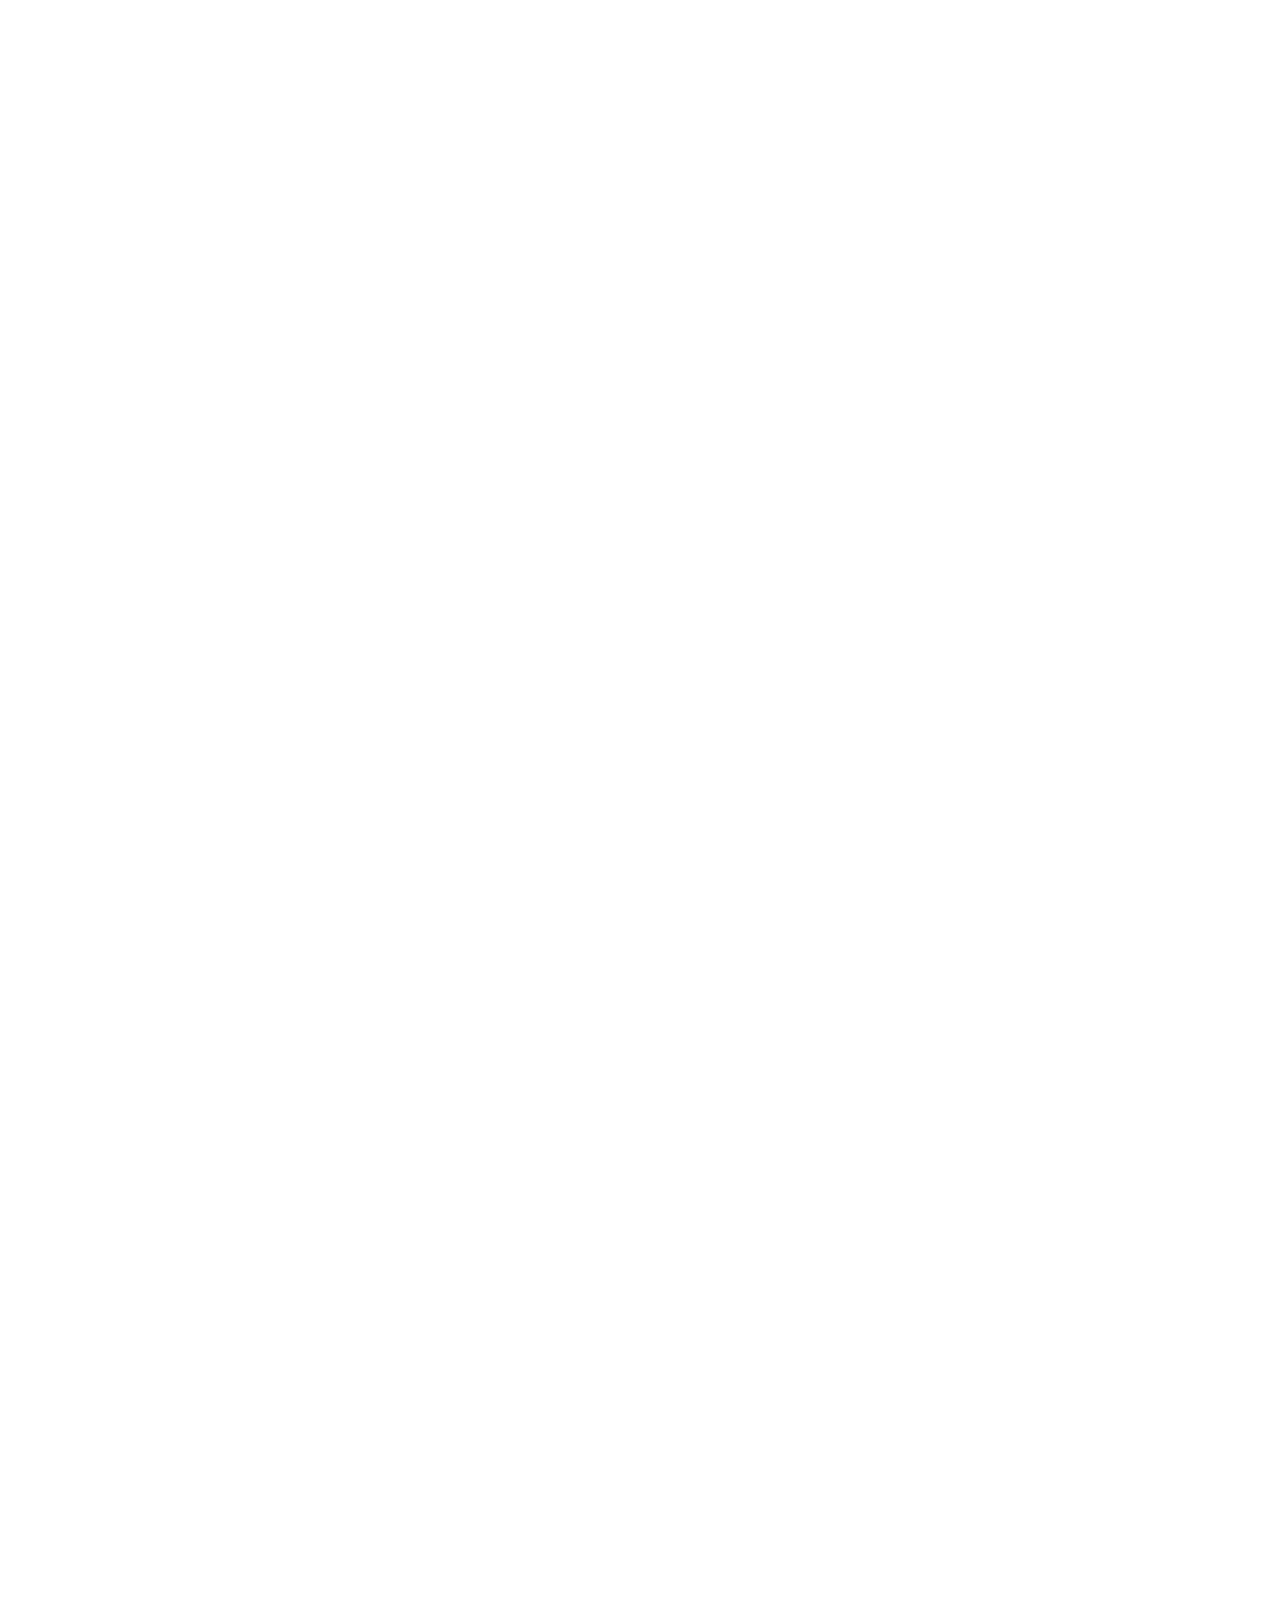
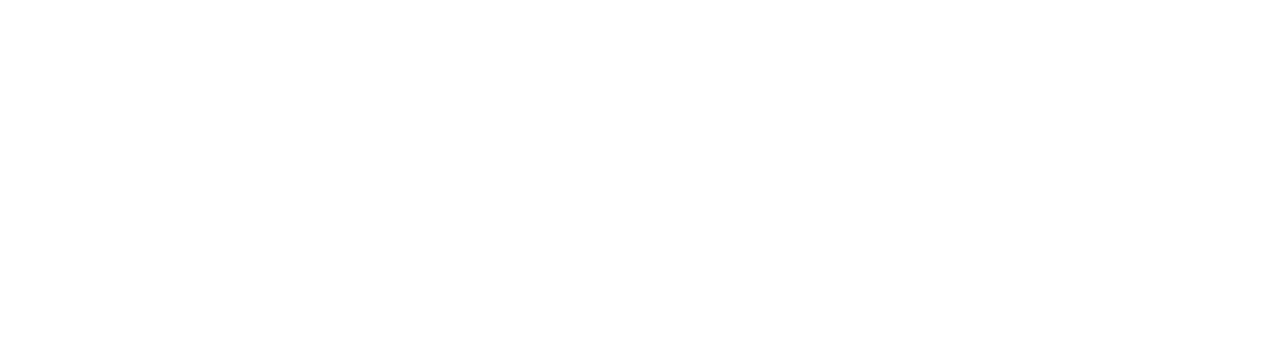
<file: about-us.html>
<!DOCTYPE html>
<html lang="zxx">

<head>
	<meta charset="UTF-8">
	<meta name="description" content="Activitar Template">
	<meta name="keywords" content="Activitar, unica, creative, html">
	<meta name="viewport" content="width=device-width, initial-scale=1.0">
	<meta http-equiv="X-UA-Compatible" content="ie=edge">
	<title>Activitar | О нас</title>
	<link rel="shortcut icon" href="./img/svg/ico.svg" type="image/x-icon">
	<!-- Google Font -->
	<link href="https://fonts.googleapis.com/css?family=Nunito+Sans:400,600,700,800,900&display=swap" rel="stylesheet">
	<link href="https://fonts.googleapis.com/css?family=Oswald:300,400,500,600,700&display=swap" rel="stylesheet">

	<!-- Css Styles -->
	<link rel="stylesheet" href="css/bootstrap.min.css" type="text/css">
	<link rel="stylesheet" href="css/font-awesome.min.css" type="text/css">
	<link rel="stylesheet" href="css/elegant-icons.css" type="text/css">
	<link rel="stylesheet" href="css/nice-select.css" type="text/css">
	<link rel="stylesheet" href="css/owl.carousel.min.css" type="text/css">
	<link rel="stylesheet" href="css/magnific-popup.css" type="text/css">
	<link rel="stylesheet" href="css/slicknav.min.css" type="text/css">
	<link rel="stylesheet" href="css/style.css" type="text/css">
</head>

<body>
	<!-- Page Preloder -->
	<div id="preloder">
		<div class="loader"></div>
	</div>

	<!-- Header Section Begin -->
	<header class="header-section">
		<div class="container-fluid">
			<div class="logo">
				<a href="./index.html">
					<img src="img/logo.png" alt="">
				</a>
			</div>
			<div class="top-social">
				<a href="#"><i class="fa fa-pinterest-p"></i></a>
				<a href="#"><i class="fa fa-linkedin"></i></a>
				<a href="#"><i class="fa fa-pinterest-p"></i></a>
				<a href="#"><i class="fa fa-youtube-play"></i></a>
				<a href="#"><i class="fa fa-instagram"></i></a>
			</div>
			<div class="container">
				<div class="nav-menu">
					<nav class="mainmenu mobile-menu">
						<ul>
							<li><a class="header-link" href="./index.html">Главная</a></li>
							<li><a class="header-link" href="./about-us.html">О нас</a></li>
							<li><a class="header-link" href="./schedule.html">Расписание</a></li>
							<li><a class="header-link" href="./gallery.html">Галерея</a></li>
							<li><a class="header-link" href="./blog.html">Блог</a>
								<ul class="dropdown">
									<li><a class="header-link" href="./about-us.html">О нас</a></li>
									<li><a class="header-link" href="./blog-single.html">Блог Подробности</a></li>
								</ul>
							</li>
							<li><a class="header-link" href="./contact.html">Контакты</a></li>
						</ul>
					</nav>
				</div>
			</div>
			<div id="mobile-menu-wrap"></div>
		</div>
	</header>
	<!-- Header End -->

	<!-- Breadcrumb Section Begin -->
	<section class="breadcrumb-section set-bg spad" data-setbg="img/about-bread.jpg">
		<div class="container">
			<div class="row">
				<div class="col-lg-12">
					<div class="breadcrumb-text">
						<h2>О нас</h2>
						<div class="breadcrumb-controls">
							<a href="#"><i class="fa fa-home"></i> Главная</a>
							<span>О нас</span>
						</div>
					</div>
				</div>
			</div>
		</div>
	</section>
	<!-- Breadcrumb End -->

	<!-- Aboutus Section Begin -->
	<section class="aboutus-section spad">
		<div class="container">
			<div class="aboutus-page-text">
				<div class="row">
					<div class="col-xl-9 col-lg-10 m-auto">
						<div class="section-title">
							<h2>Кто мы и что мы делаем</h2>
							<p>CrossFit - это передовая система функционального фитнеса, которая может помочь обычным мужчинам.
								Существует
								значительная часть населения здесь, в Северной Америке, которая действительно хочет
								и нуждаются в том, чтобы успех был трудным!</p>
						</div>
					</div>
				</div>
				<img src="img/about-us.jpg" alt="">
				<div class="row">
					<div class="col-lg-6">
						<div class="about-us">
							<h4>О НАС</h4>
							<p>Рождение ребенка может стать нервным испытанием для новоиспеченных родителей - не в течение девяти
								я говорю о периоде беременности, а о периоде после того, как младенец будет доставлен домой из роддома.
								больницы. Всегда одно и то же: к моменту рождения третьего ребенка
								они уже все понимают, но с первым ребенком все только начинается.</p>
							<p>Радионяни помогут вам услышать потребности вашего ребенка без необходимости находиться в
								в комнате с ребенком. Некоторые радионяни являются портативными, или "мобильными", и достаточно малы,
								чтобы их можно было носить с собой в кармане.
								достаточно малы, чтобы вы могли носить их в кармане, пока занимаетесь повседневными делами по дому.
								по дому. В зависимости от вашего ценового диапазона лучше всего иметь базовый блок, который
								подключается к стене. Приемный блок может быть похож на ваш портативный телефон, вы можете
								носить его с собой и подключать к базовому блоку для подзарядки.
							</p>
						</div>
					</div>
					<div class="col-lg-6">
						<div class="about-quality">
							<h4>НАШЕ КАЧЕСТВО</h4>
							<p>Donec enim ipsum porta justo integer at velna vitae auctor integer congue magna
								на ризус ауктор пурус без претиум лигула рутрум целое sapien ultrice лигула
								luctus undo magna risus</p>
							<ul>
								<li><i class="fa fa-check-circle-o"></i>Lorem ipsum dolor sitdoni amet,
									consectetur dont adipis elite vivamus interdum.</li>
								<li><i class="fa fa-check-circle-o"></i>Integer pulvinar ante nulla, ac
									fermentum ex congue id vestibulum ensectetur.</li>
								<li><i class="fa fa-check-circle-o"></i>Proin blandit nibh in quam semper
									iaculis lorem ipsum dolor salama ender.</li>
								<li><i class="fa fa-check-circle-o"></i>Quis ipsum suspendisse ultrices gravida.
									Risus commodo viverra maecenas accumsan lacus vel facilisis. </li>
							</ul>
						</div>
					</div>
				</div>
			</div>
		</div>
	</section>
	<!-- Aboutus Section End -->

	<!-- Testimonial Section End -->
	<section class="testimonial-section set-bg spad" data-setbg="img/testimonial-bg.jpg">
		<div class="container">
			<div class="row">
				<div class="col-lg-10 offset-lg-1">
					<div class="testimonial-slider owl-carousel">
						<div class="ts-item">
							<div class="rating">
								<i class="fa fa-star"></i>
								<i class="fa fa-star"></i>
								<i class="fa fa-star"></i>
								<i class="fa fa-star"></i>
								<i class="fa fa-star"></i>
							</div>
							<h4>Техника минимального восстановления" - это революционная хирургическая процедура в лечении
								грыж. Изначально она предназначалась для коррекции паховых грыж.</h4>
							<div class="author-name">
								<h5>Стейси Мак Нили</h5>
								<span>CEP’s Director</span>
							</div>
							<div class="author-pic">
								<img src="img/author-pic.png" alt="">
							</div>
						</div>
						<div class="ts-item">
							<div class="rating">
								<i class="fa fa-star"></i>
								<i class="fa fa-star"></i>
								<i class="fa fa-star"></i>
								<i class="fa fa-star"></i>
								<i class="fa fa-star"></i>
							</div>
							<h4>Техника минимального восстановления" - это революционная хирургическая процедура в лечении
								грыж. Изначально она предназначалась для коррекции паховых грыж.</h4>
							<div class="author-name">
								<h5>Стейси Мак Нили</h5>
								<span>CEP’s Director</span>
							</div>
							<div class="author-pic">
								<img src="img/author-pic.png" alt="">
							</div>
						</div>
						<div class="ts-item">
							<div class="rating">
								<i class="fa fa-star"></i>
								<i class="fa fa-star"></i>
								<i class="fa fa-star"></i>
								<i class="fa fa-star"></i>
								<i class="fa fa-star"></i>
							</div>
							<h4>Техника минимального восстановления" - это революционная хирургическая процедура в лечении
								грыж. Изначально она предназначалась для коррекции паховых грыж.</h4>
							<div class="author-name">
								<h5>Стейси Мак Нили</h5>
								<span>CEP’s Director</span>
							</div>
							<div class="author-pic">
								<img src="img/author-pic.png" alt="">
							</div>
						</div>
					</div>
				</div>
			</div>
		</div>
	</section>
	<!-- Testimonial Section End -->

	<!-- Trainer Section Begin -->
	<section class="trainer-section spad">
		<div class="container">
			<div class="row">
				<div class="col-lg-12">
					<div class="section-title">
						<h2>НАШ ТРЕНЕР</h2>
						<p>Наши эксперты по Crossfit помогут вам открыть для себя новые техники тренировок.</p>
					</div>
				</div>
			</div>
			<div class="row">
				<div class="col-lg-3 col-sm-6">
					<div class="trainer-item">
						<div class="ti-pic">
							<img src="img/trainer/trainer-1.jpg" alt="">
							<div class="ti-links">
								<a href="#"><i class="fa fa-facebook"></i></a>
								<a href="#"><i class="fa fa-pinterest"></i></a>
								<a href="#"><i class="fa fa-linkedin"></i></a>
							</div>
							<div class="trainer-text">
								<h5>Бекки Тейлор <span>- Gymer</span></h5>
							</div>
						</div>
					</div>
				</div>
				<div class="col-lg-3 col-sm-6">
					<div class="trainer-item">
						<div class="ti-pic">
							<img src="img/trainer/trainer-2.jpg" alt="">
							<div class="ti-links">
								<a href="#"><i class="fa fa-facebook"></i></a>
								<a href="#"><i class="fa fa-pinterest"></i></a>
								<a href="#"><i class="fa fa-linkedin"></i></a>
							</div>
							<div class="trainer-text">
								<h5>Ной Леонард <span>- Тренер</span></h5>
							</div>
						</div>
					</div>
				</div>
				<div class="col-lg-3 col-sm-6">
					<div class="trainer-item">
						<div class="ti-pic">
							<img src="img/trainer/trainer-3.jpg" alt="">
							<div class="ti-links">
								<a href="#"><i class="fa fa-facebook"></i></a>
								<a href="#"><i class="fa fa-pinterest"></i></a>
								<a href="#"><i class="fa fa-linkedin"></i></a>
							</div>
							<div class="trainer-text">
								<h5>Эвелин Филдс <span>- Gymer</span></h5>
							</div>
						</div>
					</div>
				</div>
				<div class="col-lg-3 col-sm-6">
					<div class="trainer-item">
						<div class="ti-pic">
							<img src="img/trainer/trainer-4.jpg" alt="">
							<div class="ti-links">
								<a href="#"><i class="fa fa-facebook"></i></a>
								<a href="#"><i class="fa fa-pinterest"></i></a>
								<a href="#"><i class="fa fa-linkedin"></i></a>
							</div>
							<div class="trainer-text">
								<h5>Лерой Гусман <span>- Менеджер</span></h5>
							</div>
						</div>
					</div>
				</div>
			</div>
		</div>
	</section>
	<!-- Trainer Section End -->

	<!-- Cta Section Begin -->
	<section class="cta-section">
		<div class="container">
			<div class="row">
				<div class="col-lg-12">
					<div class="cta-text">
						<h3>Стартуй сегодня</h3>
						<p>Специальное предложение для новых студентов! 1500р безлимитный тренажерный зал в течение первой недели и
							50% от цены нашего клиента!</p>
					</div>
					<a href="#" class="primary-btn cta-btn">забронировать</a>
				</div>
			</div>
		</div>
	</section>
	<!-- Cta Section End -->

	<!-- Footer Section Begin -->
	<footer class="footer-section">
		<div class="container">
			<div class="row">
				<div class="col-lg-3">
					<div class="footer-logo-item">
						<div class="f-logo">
							<a href="#"><img src="img/logo.png" alt=""></a>
						</div>
						<p>Несмотря на рост Интернета за последние семь лет, использование бесплатных телефонных номеров
							в телевизионной рекламе продолжается.</p>
						<div class="social-links">
							<h6>Следуйте за нами</h6>
							<a href="#"><i class="fa fa-facebook"></i></a>
							<a href="#"><i class="fa fa-twitter"></i></a>
							<a href="#"><i class="fa fa-google-plus"></i></a>
							<a href="#"><i class="fa fa-linkedin"></i></a>
							<a href="#"><i class="fa fa-instagram"></i></a>
						</div>
					</div>
				</div>
				<div class="col-lg-3 offset-lg-1">
					<div class="footer-widget">
						<h5>Наш блог</h5>
						<div class="footer-blog">
							<a href="#" class="fb-item">
								<h6>Lorem ipsum dolor sit amet</h6>
								<span class="blog-time"><i class="fa fa-clock-o"></i> Январь 02, 2019</span>
							</a>
							<a href="#" class="fb-item">
								<h6>Lorem ipsum dolor sit amet</h6>
								<span class="blog-time"><i class="fa fa-clock-o"></i> Январь 02, 2019</span>
							</a>
							<a href="#" class="fb-item">
								<h6>Lorem ipsum dolor sit amet</h6>
								<span class="blog-time"><i class="fa fa-clock-o"></i> Январь 02, 2019</span>
							</a>
						</div>
					</div>
				</div>
				<div class="col-lg-2">
					<div class="footer-widget">
						<h5>Программы</h5>
						<ul class="workout-program">
							<li><a href="#">Бодибилдинг</a></li>
							<li><a href="#">Бег</a></li>
							<li><a href="#">Кроссфит</a></li>
							<li><a href="#">Снижение веса</a></li>
							<li><a href="#">Тренажерный зал</a></li>
						</ul>
					</div>
				</div>
				<div class="col-lg-3">
					<div class="footer-widget">
						<h5>Получить информацию</h5>
						<ul class="footer-info">
							<li>
								<i class="fa fa-phone"></i>
								<span>Телефон:</span>
								<a href="tel:+79008005050">+7(900) 800-50-50</a>
							</li>
							<li>
								<i class="fa fa-envelope-o"></i>
								<span>Почта:</span>
								activator@gmail.com
							</li>
							<li>
								<i class="fa fa-map-marker"></i>
								<span>Адрес</span>
								г. Воронеж, ул. Степанищево, д. 37 к. 3
							</li>
						</ul>
					</div>
				</div>
			</div>
		</div>
	</footer>
	<!-- Footer Section End -->

	<!-- Js Plugins -->
	<script src="js/jquery-3.3.1.min.js"></script>
	<script src="js/bootstrap.min.js"></script>
	<script src="js/jquery.magnific-popup.min.js"></script>
	<script src="js/mixitup.min.js"></script>
	<script src="js/jquery.nice-select.min.js"></script>
	<script src="js/jquery.slicknav.js"></script>
	<script src="js/owl.carousel.min.js"></script>
	<script src="js/masonry.pkgd.min.js"></script>
	<script src="js/main.js"></script>
</body>

</html>
</file>
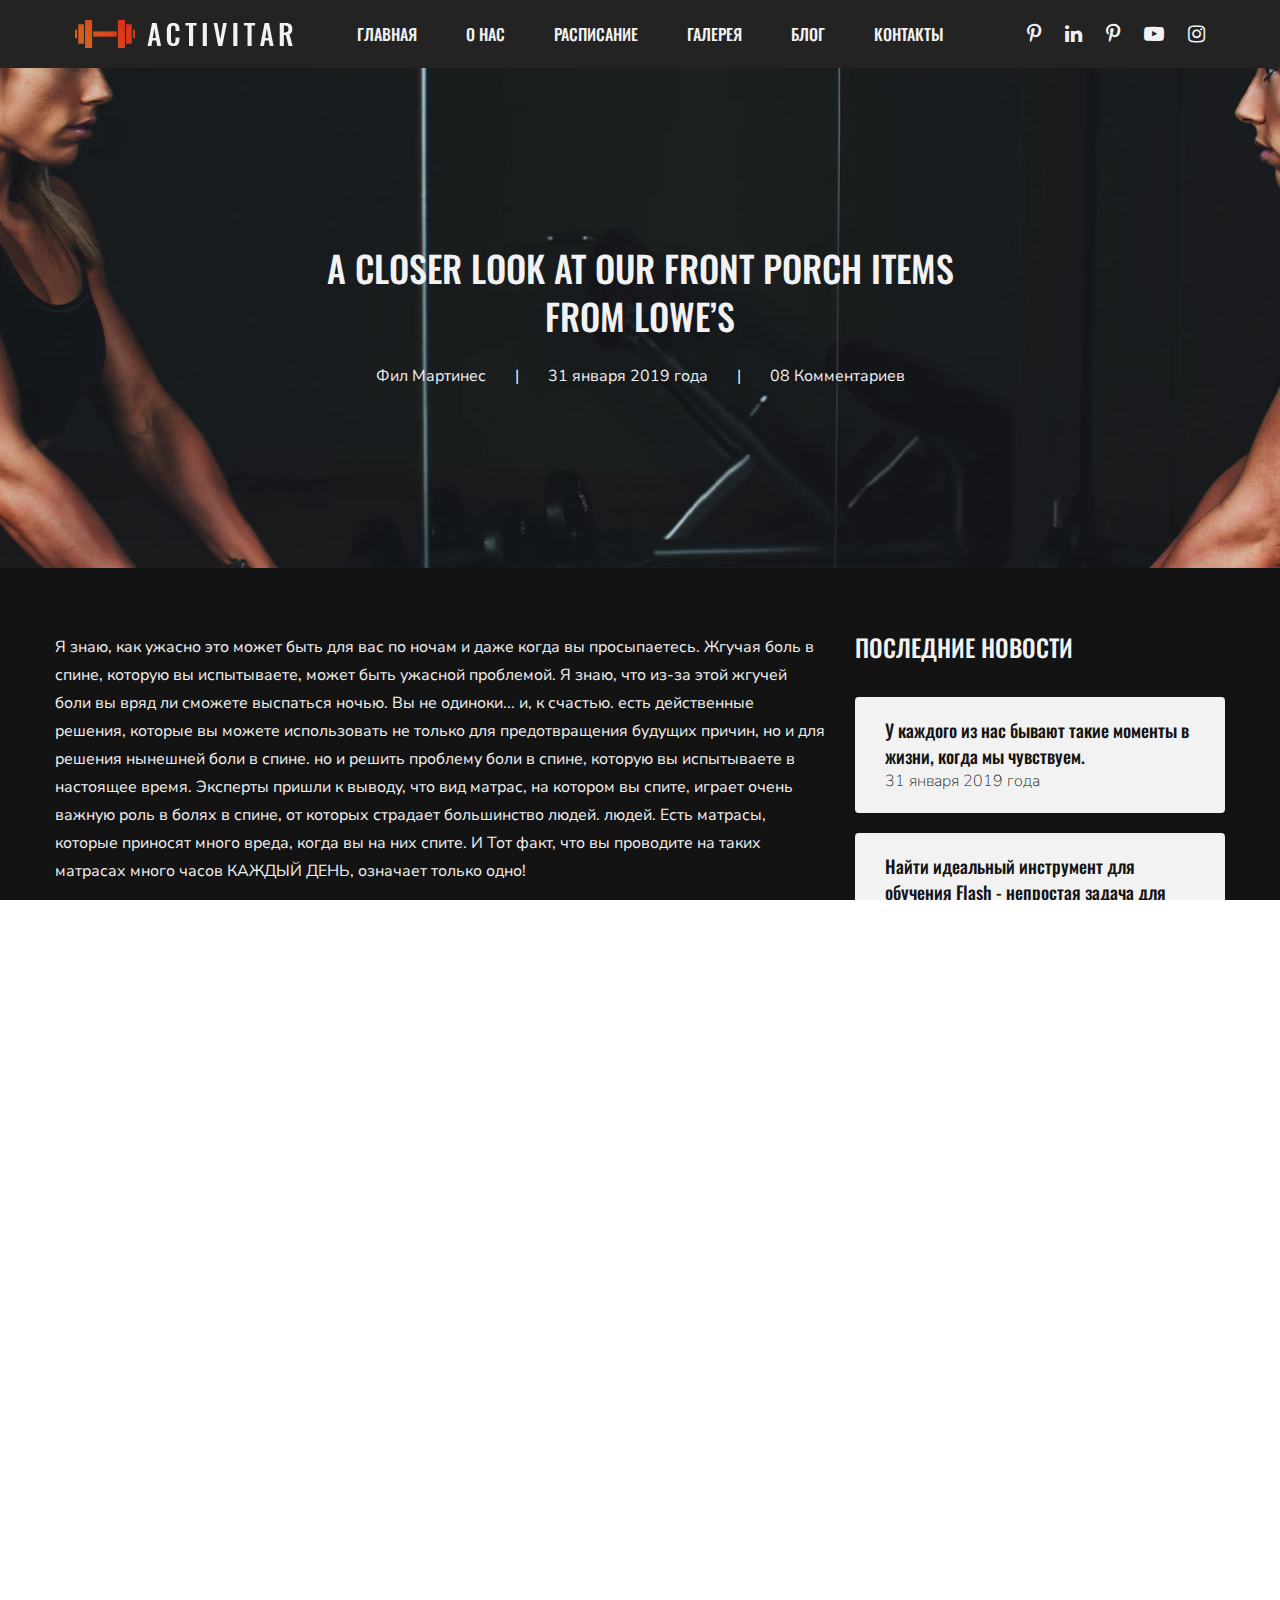
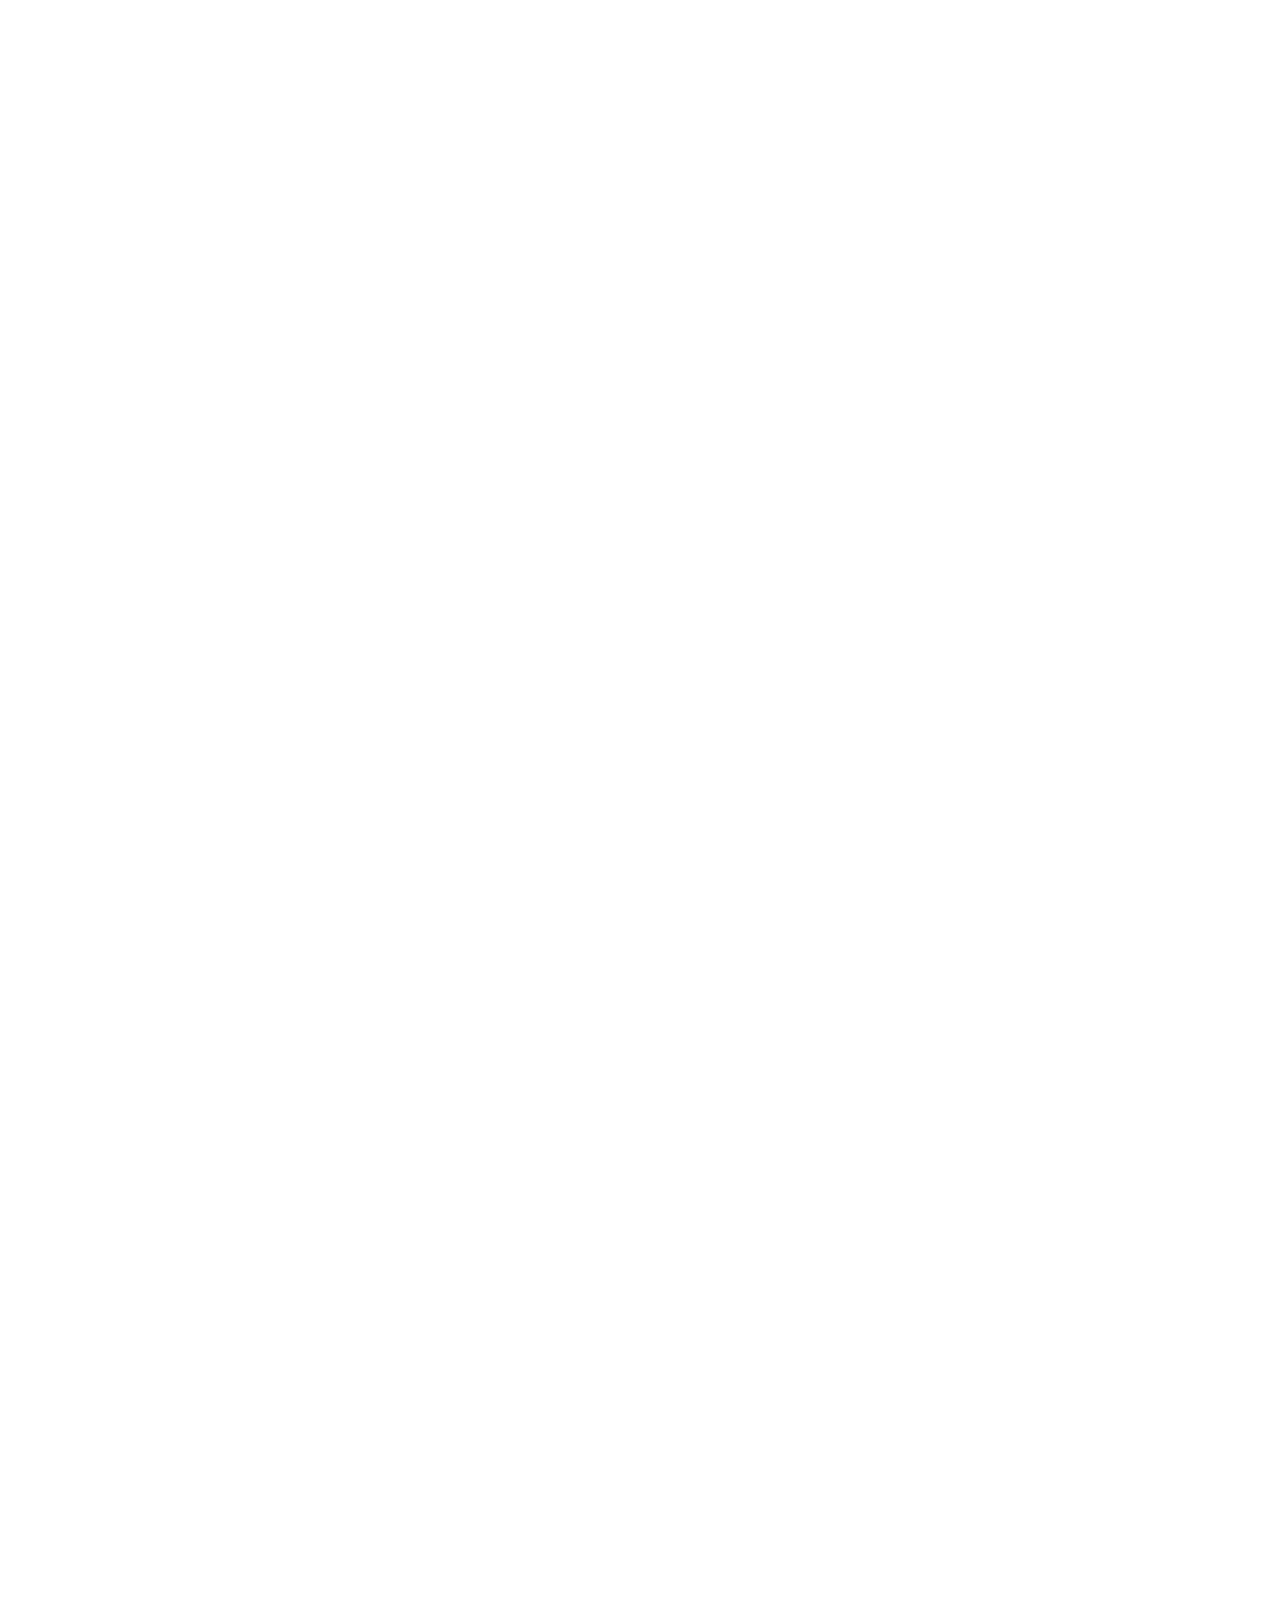
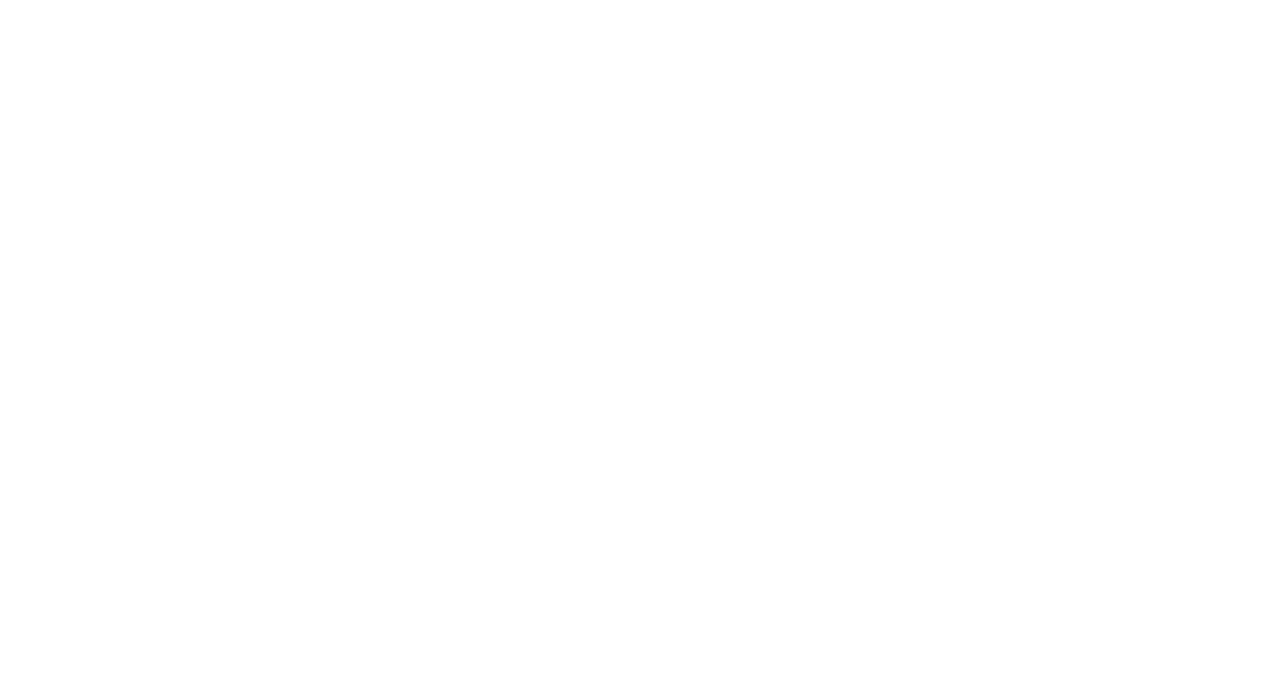
<file: blog-single.html>
<!DOCTYPE html>
<html lang="zxx">

<head>
    <meta charset="UTF-8">
    <meta name="description" content="Activitar Template">
    <meta name="keywords" content="Activitar, unica, creative, html">
    <meta name="viewport" content="width=device-width, initial-scale=1.0">
    <meta http-equiv="X-UA-Compatible" content="ie=edge">
    <title>Activitar | Блог</title>
    <link rel="shortcut icon" href="./img/svg/ico.svg" type="image/x-icon">
    <!-- Google Font -->
    <link href="https://fonts.googleapis.com/css?family=Nunito+Sans:400,600,700,800,900&display=swap" rel="stylesheet">
    <link href="https://fonts.googleapis.com/css?family=Oswald:300,400,500,600,700&display=swap" rel="stylesheet">

    <!-- Css Styles -->
    <link rel="stylesheet" href="css/bootstrap.min.css" type="text/css">
    <link rel="stylesheet" href="css/font-awesome.min.css" type="text/css">
    <link rel="stylesheet" href="css/elegant-icons.css" type="text/css">
    <link rel="stylesheet" href="css/nice-select.css" type="text/css">
    <link rel="stylesheet" href="css/owl.carousel.min.css" type="text/css">
    <link rel="stylesheet" href="css/magnific-popup.css" type="text/css">
    <link rel="stylesheet" href="css/slicknav.min.css" type="text/css">
    <link rel="stylesheet" href="css/style.css" type="text/css">
</head>

<body>
    <!-- Page Preloder -->
    <div id="preloder">
        <div class="loader"></div>
    </div>

    <!-- Header Section Begin -->
    <header class="header-section">
        <div class="container-fluid">
            <div class="logo">
                <a href="./index.html">
                    <img src="img/logo.png" alt="">
                </a>
            </div>
            <div class="top-social">
                <a href="#"><i class="fa fa-pinterest-p"></i></a>
                <a href="#"><i class="fa fa-linkedin"></i></a>
                <a href="#"><i class="fa fa-pinterest-p"></i></a>
                <a href="#"><i class="fa fa-youtube-play"></i></a>
                <a href="#"><i class="fa fa-instagram"></i></a>
            </div>
            <div class="container">
                <div class="nav-menu">
                    <nav class="mainmenu mobile-menu">
                        <ul>
                            <li><a class="header-link" href="./index.html">Главная</a></li>
                            <li><a class="header-link" href="./about-us.html">О нас</a></li>
                            <li><a class="header-link" href="./schedule.html">Расписание</a></li>
                            <li><a class="header-link" href="./gallery.html">Галерея</a></li>
                            <li><a class="header-link" href="./blog.html">Блог</a>
                                <ul class="dropdown">
                                    <li><a class="header-link" href="./about-us.html">О нас</a></li>
                                    <li><a class="header-link" href="./blog-single.html">Блог Подробности</a></li>
                                </ul>
                            </li>
                            <li><a class="header-link" href="./contact.html">Контакты</a></li>
                        </ul>
                    </nav>
                </div>
            </div>
            <div id="mobile-menu-wrap"></div>
        </div>
    </header>
    <!-- Header End -->

    <!-- Breadcrumb Section Begin -->
    <section class="blog-single-hero set-bg" data-setbg="img/blog-single-hero.jpg">
        <div class="container">
            <div class="row">
                <div class="col-xl-7 col-lg-7 m-auto text-center">
                    <div class="bs-hero-text">
                        <h2>A Closer Look At Our Front Porch Items From Lowe’s</h2>
                        <ul>
                            <li>Фил Мартинес</li>
                            <li>31 января 2019 года</li>
                            <li>08 Комментариев</li>
                        </ul>
                    </div>
                </div>
            </div>
        </div>
    </section>
    <!-- Breadcrumb End -->

    <!-- Blog Single Section Begin -->
    <section class="blog-single-section spad">
        <div class="container">
            <div class="row">
                <div class="col-lg-8">
                    <div class="blog-single-text">
                        <div class="blog-text">
                            <p>Я знаю, как ужасно это может быть для вас по ночам и даже когда вы просыпаетесь. Жгучая
                                боль в спине, которую вы испытываете, может быть ужасной проблемой. Я знаю, что из-за
                                этой жгучей
                                боли вы вряд ли сможете выспаться ночью. Вы не одиноки... и, к счастью.
                                есть действенные решения, которые вы можете использовать не только для предотвращения
                                будущих причин, но и для решения нынешней боли в спине.
                                но и решить проблему боли в спине, которую вы испытываете в настоящее время. Эксперты
                                пришли к выводу, что вид
                                матрас, на котором вы спите, играет очень важную роль в болях в спине, от которых
                                страдает большинство людей.
                                людей. Есть матрасы, которые приносят много вреда, когда вы на них спите. И
                                Тот факт, что вы проводите на таких матрасах много часов КАЖДЫЙ ДЕНЬ, означает только
                                одно!
                            </p>
                            <p>Вы только тратите больше времени на то, чтобы навредить своей спине... без вашего ведома.
                                Чтобы решить эту
                                проблему, вам следует проверить, на каком матрасе вы спите. Просто поменяв
                                матрас на более качественный, например, на матрас из пены с эффектом памяти, вы можете
                                помочь полностью
                                полностью устранить проблему боли в спине из вашей жизни.</p>
                        </div>
                        <div class="blog-pic">
                            <div class="row">
                                <div class="col-lg-6">
                                    <img src="img/blog-single-1.jpg" alt="">
                                </div>
                                <div class="col-lg-6">
                                    <img src="img/blog-single-2.jpg" alt="">
                                    <div class="row">
                                        <div class="col-sm-6">
                                            <img src="img/blog-single-3.jpg" alt="">
                                        </div>
                                        <div class="col-sm-6">
                                            <img src="img/blog-single-4.jpg" alt="">
                                        </div>
                                    </div>
                                </div>
                            </div>
                        </div>
                        <div class="blog-title">
                            <h4>Используйте кнопку сброса для изменения вибрации</h4>
                            <p>Вам может казаться, что у вас никогда не будет достаточно силы воли, чтобы бросить курить
                                сигареты. Однако попытка бросить курить - это такой же процесс, как и все остальные.
                                Это требует практики. Очень немногие бросают навсегда с первой попытки. Каждый раз,
                                когда
                                вы пытаетесь бросить курить, это становится немного легче, особенно если вы знаете о
                                некоторые из лучших способов бросить курить.</p>
                            <p>В наши дни на рынке существует множество товаров, которые могут помочь вам бросить курить
                                сигареты.
                                курить сигареты. Существуют лазерные методы борьбы с курением, акупунктурные методы
                                отказа от курения
                                методы борьбы с курением и даже уколы для отказа от курения. Вы также можете обратиться
                                к своему врачу, чтобы
                                получить антидепрессант для отказа от курения.</p>
                        </div>
                        <div class="blog-quote">
                            <i class="fa fa-quote-left"></i>
                            <div class="quote-text">Это не значит, что вы получите точно такое же блюдо, если заглянете
                                в ресторан:
                                меню ресторана постоянно меняется.
                            </div>
                            <h5>Олли Шнайдер</h5>
                        </div>
                        <div class="blog-more-title">
                            <h4>Используйте кнопку сброса для изменения вибрации</h4>
                            <p>Нравится ли вам отдых в городе или длительные каникулы на солнце, вы всегда можете
                                улучшить свои впечатления от путешествия, остановившись в небольшом очаровательном
                                отеле, где царит атмосфера.
                                свои впечатления от путешествия, остановившись в небольшом, очаровательном отеле, где
                                атмосфера
                                гостеприимная и дружелюбная, а обслуживание просто замечательное. Существуют сотни
                                отелей, которые
                                которые сами себя называют "бутиками", но не все из них попадают под традиционное
                                определение бутика.
                                определение бутика, которое включает в себя.</p>
                        </div>
                        <div class="blog-tag-share">
                            <div class="tags">
                                <a href="#">Тренажерный зал</a>
                                <a href="#">Кроссфит</a>
                            </div>
                            <div class="social-share">
                                <span>Поделиться:</span>
                                <a href="#"><i class="fa fa-facebook"></i></a>
                                <a href="#"><i class="fa fa-twitter"></i></a>
                                <a href="#"><i class="fa fa-google-plus"></i></a>
                                <a href="#"><i class="fa fa-linkedin"></i></a>
                                <a href="#"><i class="fa fa-envelope"></i></a>
                            </div>
                        </div>
                    </div>
                </div>
                <div class="col-lg-4">
                    <div class="blog-single-sidebar">
                        <div class="bs-latest-news">
                            <h4>Последние новости</h4>
                            <a href="#" class="bl-item set-bg" data-setbg="img/sidebar-latest.jpg">
                                <h5>У каждого из нас бывают такие моменты в жизни, когда мы чувствуем.</h5>
                                <span>31 января 2019 года</span>
                            </a>
                            <a href="#" class="bl-item set-bg" data-setbg="img/sidebar-latest.jpg">
                                <h5>Найти идеальный инструмент для обучения Flash - непростая задача для любого новичка.
                                </h5>
                                <span>31 января 2019 года</span>
                            </a>
                            <a href="#" class="bl-item set-bg" data-setbg="img/sidebar-latest.jpg">
                                <h5>В последнее время наблюдается стремительный рост покупок телевизоров с большим
                                    экраном.</h5>
                                <span>31 января 2019 года</span>
                            </a>
                            <a href="#" class="bl-item set-bg" data-setbg="img/sidebar-latest.jpg">
                                <h5>Камни в почках - это очень твердые минеральные отложения, которые возникают.</h5>
                                <span>31 января 2019 года</span>
                            </a>
                        </div>
                        <div class="bs-recent-news">
                            <h4>Последние новости</h4>
                            <a href="#" class="br-item">
                                <div class="bi-pic">
                                    <img src="img/br-recent-1.jpg" alt="">
                                </div>
                                <div class="bi-text">
                                    <span>31 января 2019 года</span>
                                    <h5>Простое домашнее средство для контроля влажности кожи</h5>
                                </div>
                            </a>
                            <a href="#" class="br-item">
                                <div class="bi-pic">
                                    <img src="img/br-recent-2.jpg" alt="">
                                </div>
                                <div class="bi-text">
                                    <span>31 января 2019 года</span>
                                    <h5>Секреты подливки для индейки раскрыты</h5>
                                </div>
                            </a>
                            <a href="#" class="br-item">
                                <div class="bi-pic">
                                    <img src="img/br-recent-3.jpg" alt="">
                                </div>
                                <div class="bi-text">
                                    <span>31 января 2019 года</span>
                                    <h5>Как удалить камни из почек</h5>
                                </div>
                            </a>
                            <a href="#" class="br-item">
                                <div class="bi-pic">
                                    <img src="img/br-recent-4.jpg" alt="">
                                </div>
                                <div class="bi-text">
                                    <span>31 января 2019 года</span>
                                    <h5>Помощь в поиске информации в Интернете</h5>
                                </div>
                            </a>
                        </div>
                    </div>
                </div>
            </div>
            <div class="row">
                <div class="col-lg-12">
                    <div class="recent-news">
                        <h4>Relatest News</h4>
                        <div class="row">
                            <div class="col-lg-4">
                                <div class="recent-item set-bg" data-setbg="img/recent-1.jpg">
                                    <a href="#" class="recent-text">
                                        <div class="categories">Тренажерный зал и кроосфит</div>
                                        <h5>Многие люди подписываются на партнерские программы</h5>
                                    </a>
                                </div>
                            </div>
                            <div class="col-lg-4">
                                <div class="recent-item set-bg" data-setbg="img/recent-2.jpg">
                                    <a href="#" class="recent-text">
                                        <div class="categories">Тренажерный зал и кроосфит</div>
                                        <h5>Многие люди подписываются на партнерские программы</h5>
                                    </a>
                                </div>
                            </div>
                            <div class="col-lg-4">
                                <div class="recent-item set-bg" data-setbg="img/recent-3.jpg">
                                    <a href="#" class="recent-text">
                                        <div class="categories">Тренажерный зал и кроосфит</div>
                                        <h5>Многие люди подписываются на партнерские программы</h5>
                                    </a>
                                </div>
                            </div>
                        </div>
                    </div>
                    <div class="leave-comment-form">
                        <h4>Оставить комментарий</h4>
                        <form action="#">
                            <div class="row">
                                <div class="col-lg-4">
                                    <input type="text" placeholder="Имя">
                                </div>
                                <div class="col-lg-4">
                                    <input type="text" placeholder="Почта">
                                </div>
                                <div class="col-lg-4">
                                    <input type="text" placeholder="Телефон">
                                </div>
                                <div class="col-lg-12">
                                    <textarea placeholder="Комментарий"></textarea>
                                    <button type="submit" class="leave-btn">Комментарий к посту</button>
                                </div>
                            </div>
                        </form>
                    </div>
                </div>
            </div>
        </div>
    </section>
    <!-- Blog Single Section End -->

    <!-- Cta Section Begin -->
    <section class="cta-section">
        <div class="container">
            <div class="row">
                <div class="col-lg-12">
                    <div class="cta-text">
                        <h3>Стартовал сегодня</h3>
                        <p>Специальное предложение для новых студентов! 1500р безлимитный тренажерный зал в течение
                            первой недели и
                            50% от цены нашего тарифа!</p>
                    </div>
                    <a href="#" class="primary-btn cta-btn">забронировать</a>
                </div>
            </div>
        </div>
    </section>
    <!-- Cta Section End -->

    <!-- Footer Section Begin -->
    <footer class="footer-section">
        <div class="container">
            <div class="row">
                <div class="col-lg-3">
                    <div class="footer-logo-item">
                        <div class="f-logo">
                            <a href="#"><img src="img/logo.png" alt=""></a>
                        </div>
                        <p>Несмотря на рост Интернета за последние семь лет, использование бесплатных телефонных номеров
                            в телевизионной рекламе продолжается.</p>
                        <div class="social-links">
                            <h6>Следуйте за нами</h6>
                            <a href="#"><i class="fa fa-facebook"></i></a>
                            <a href="#"><i class="fa fa-twitter"></i></a>
                            <a href="#"><i class="fa fa-google-plus"></i></a>
                            <a href="#"><i class="fa fa-linkedin"></i></a>
                            <a href="#"><i class="fa fa-instagram"></i></a>
                        </div>
                    </div>
                </div>
                <div class="col-lg-3 offset-lg-1">
                    <div class="footer-widget">
                        <h5>Наш блог</h5>
                        <div class="footer-blog">
                            <a href="#" class="fb-item">
                                <h6>Lorem ipsum dolor sit amet</h6>
                                <span class="blog-time"><i class="fa fa-clock-o"></i> Январь 02, 2019</span>
                            </a>
                            <a href="#" class="fb-item">
                                <h6>Lorem ipsum dolor sit amet</h6>
                                <span class="blog-time"><i class="fa fa-clock-o"></i> Январь 02, 2019</span>
                            </a>
                            <a href="#" class="fb-item">
                                <h6>Lorem ipsum dolor sit amet</h6>
                                <span class="blog-time"><i class="fa fa-clock-o"></i> Январь 02, 2019</span>
                            </a>
                        </div>
                    </div>
                </div>
                <div class="col-lg-2">
                    <div class="footer-widget">
                        <h5>Программы</h5>
                        <ul class="workout-program">
                            <li><a href="#">Бодибилдинг</a></li>
                            <li><a href="#">Бег</a></li>
                            <li><a href="#">Кроссфит</a></li>
                            <li><a href="#">Снижение веса</a></li>
                            <li><a href="#">Тренажерный зал</a></li>
                        </ul>
                    </div>
                </div>
                <div class="col-lg-3">
                    <div class="footer-widget">
                        <h5>Получить информацию</h5>
                        <ul class="footer-info">
                            <li>
                                <i class="fa fa-phone"></i>
                                <span>Телефон:</span>
                                <a href="tel:+79008005050">+7(900) 800-50-50</a>
                            </li>
                            <li>
                                <i class="fa fa-envelope-o"></i>
                                <span>Почта:</span>
                                activator@gmail.com
                            </li>
                            <li>
                                <i class="fa fa-map-marker"></i>
                                <span>Адрес</span>
                                г. Воронеж, ул. Степанищево, д. 37 к. 3
                            </li>
                        </ul>
                    </div>
                </div>
            </div>
        </div>
    </footer>
    <!-- Footer Section End -->

    <!-- Js Plugins -->
    <script src="js/jquery-3.3.1.min.js"></script>
    <script src="js/bootstrap.min.js"></script>
    <script src="js/jquery.magnific-popup.min.js"></script>
    <script src="js/mixitup.min.js"></script>
    <script src="js/jquery.nice-select.min.js"></script>
    <script src="js/jquery.slicknav.js"></script>
    <script src="js/owl.carousel.min.js"></script>
    <script src="js/masonry.pkgd.min.js"></script>
    <script src="js/main.js"></script>
</body>

</html>
</file>
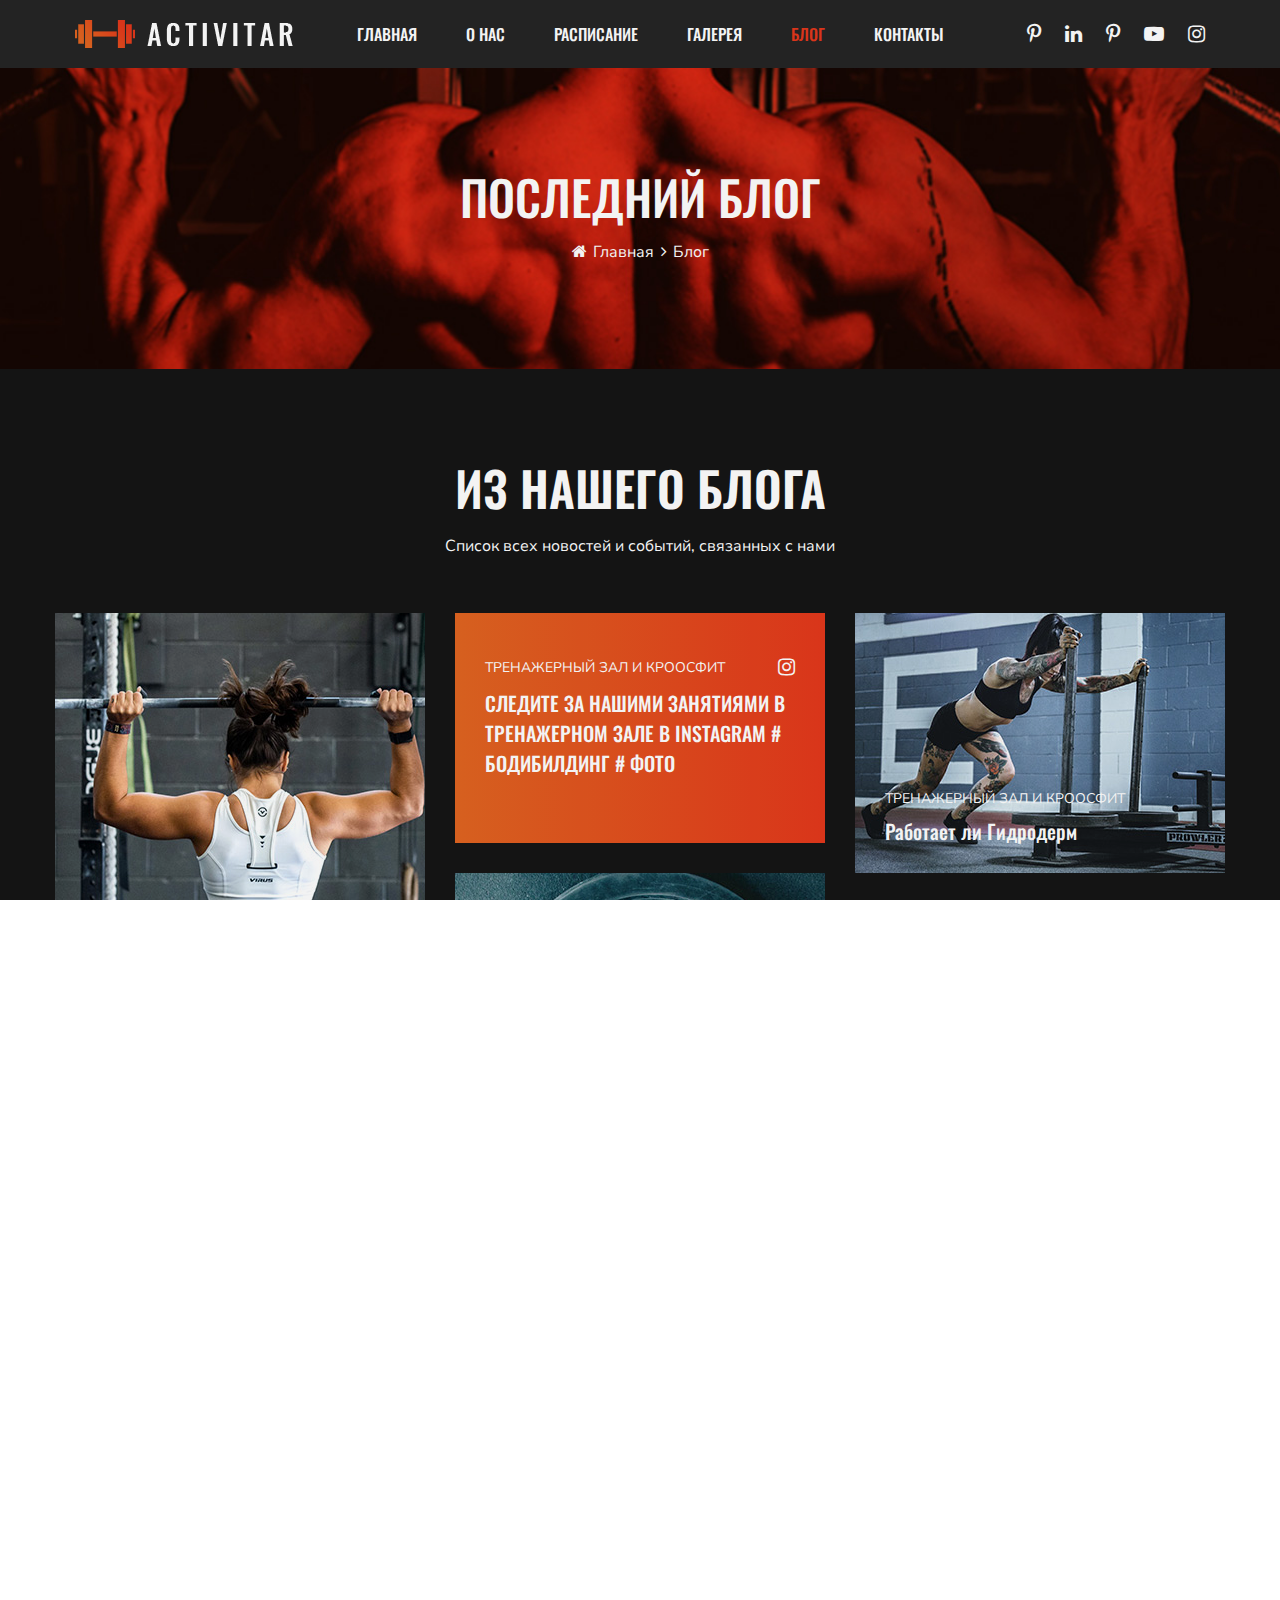
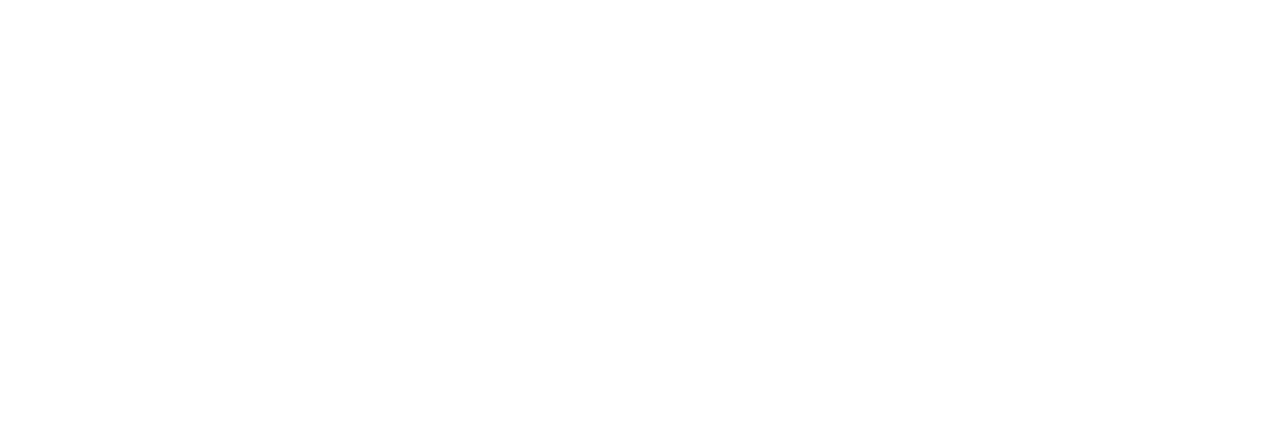
<file: blog.html>
<!DOCTYPE html>
<html lang="zxx">

<head>
	<meta charset="UTF-8">
	<meta name="description" content="Activitar Template">
	<meta name="keywords" content="Activitar, unica, creative, html">
	<meta name="viewport" content="width=device-width, initial-scale=1.0">
	<meta http-equiv="X-UA-Compatible" content="ie=edge">
	<title>Activitar | Блог</title>
	<link rel="shortcut icon" href="./img/svg/ico.svg" type="image/x-icon">
	<!-- Google Font -->
	<link href="https://fonts.googleapis.com/css?family=Nunito+Sans:400,600,700,800,900&display=swap" rel="stylesheet">
	<link href="https://fonts.googleapis.com/css?family=Oswald:300,400,500,600,700&display=swap" rel="stylesheet">

	<!-- Css Styles -->
	<link rel="stylesheet" href="css/bootstrap.min.css" type="text/css">
	<link rel="stylesheet" href="css/font-awesome.min.css" type="text/css">
	<link rel="stylesheet" href="css/elegant-icons.css" type="text/css">
	<link rel="stylesheet" href="css/nice-select.css" type="text/css">
	<link rel="stylesheet" href="css/owl.carousel.min.css" type="text/css">
	<link rel="stylesheet" href="css/magnific-popup.css" type="text/css">
	<link rel="stylesheet" href="css/slicknav.min.css" type="text/css">
	<link rel="stylesheet" href="css/style.css" type="text/css">
</head>

<body>
	<!-- Page Preloder -->
	<div id="preloder">
		<div class="loader"></div>
	</div>

	<!-- Header Section Begin -->
	<header class="header-section">
		<div class="container-fluid">
			<div class="logo">
				<a href="./index.html">
					<img src="img/logo.png" alt="">
				</a>
			</div>
			<div class="top-social">
				<a href="#"><i class="fa fa-pinterest-p"></i></a>
				<a href="#"><i class="fa fa-linkedin"></i></a>
				<a href="#"><i class="fa fa-pinterest-p"></i></a>
				<a href="#"><i class="fa fa-youtube-play"></i></a>
				<a href="#"><i class="fa fa-instagram"></i></a>
			</div>
			<div class="container">
				<div class="nav-menu">
					<nav class="mainmenu mobile-menu">
						<ul>
							<li><a class="header-link" href="./index.html">Главная</a></li>
							<li><a class="header-link" href="./about-us.html">О нас</a></li>
							<li><a class="header-link" href="./schedule.html">Расписание</a></li>
							<li><a class="header-link" href="./gallery.html">Галерея</a></li>
							<li><a class="header-link" href="./blog.html">Блог</a>
								<ul class="dropdown">
									<li><a class="header-link" href="./about-us.html">О нас</a></li>
									<li><a class="header-link" href="./blog-single.html">Блог Подробности</a></li>
								</ul>
							</li>
							<li><a class="header-link" href="./contact.html">Контакты</a></li>
						</ul>
					</nav>
				</div>
			</div>
			<div id="mobile-menu-wrap"></div>
		</div>
	</header>
	<!-- Header End -->

	<!-- Breadcrumb Section Begin -->
	<section class="breadcrumb-section set-bg spad" data-setbg="img/about-bread.jpg">
		<div class="container">
			<div class="row">
				<div class="col-lg-12">
					<div class="breadcrumb-text">
						<h2>Последний блог</h2>
						<div class="breadcrumb-controls">
							<a href="#"><i class="fa fa-home"></i> Главная</a>
							<span>Блог</span>
						</div>
					</div>
				</div>
			</div>
		</div>
	</section>
	<!-- Breadcrumb End -->

	<!-- Blog Section Begin -->
	<section class="blog-section spad">
		<div class="container">
			<div class="row">
				<div class="col-lg-12 text-center">
					<div class="section-title">
						<h2>Из нашего блога</h2>
						<p>Список всех новостей и событий, связанных с нами</p>
					</div>
				</div>
			</div>
			<div class="row blog-gird">
				<div class="grid-sizer"></div>
				<div class="col-lg-4 col-md-6 grid-item">
					<div class="blog-item large-item set-bg" data-setbg="img/blog/blog-1.jpg">
						<a href="#" class="blog-text">
							<div class="categories">Тренажерный зал и кроосфит</div>
							<h5>Многие люди подписываются на партнерские программы</h5>
						</a>
					</div>
				</div>
				<div class="col-lg-4 col-md-6 grid-item">
					<div class="blog-item instagram-item">
						<a href="#" class="instagram-text">
							<div class="categories">Тренажерный зал и кроосфит <i class="fa fa-instagram"></i></div>
							<h5>Следите за нашими занятиями в тренажерном зале в Instagram # Бодибилдинг # фото</h5>
						</a>
					</div>
				</div>
				<div class="col-lg-4 col-md-6 grid-item">
					<div class="blog-item small-item set-bg" data-setbg="img/blog/blog-2.jpg">
						<a href="#" class="blog-text">
							<div class="categories">Тренажерный зал и кроосфит</div>
							<h5>Работает ли Гидродерм</h5>
						</a>
					</div>
				</div>
				<div class="col-lg-4 col-md-6 grid-item">
					<div class="blog-item large-item xls-large set-bg" data-setbg="img/blog/blog-3.jpg">
						<a href="#" class="blog-text">
							<div class="categories">Тренажерный зал и кроосфит</div>
							<h5>Многие люди подписываются на партнерские программы</h5>
						</a>
					</div>
				</div>
				<div class="col-lg-4 col-md-6 grid-item">
					<div class="blog-item large-item set-bg" data-setbg="img/blog/blog-4.jpg">
						<a href="#" class="blog-text">
							<div class="categories">Тренажерный зал и кроосфит</div>
							<h5>Многие люди подписываются на партнерские программы</h5>
						</a>
						<div class="play-btn">
							<a href="https://www.youtube.com/watch?v=X_9VoqR5ojM" class="play-in-btn video-popup">
								<i class="fa fa-play"></i>
							</a>
						</div>
					</div>
				</div>
				<div class="col-lg-4 col-md-6 grid-item">
					<div class="blog-item small-item set-bg" data-setbg="img/blog/blog-5.jpg">
						<a href="#" class="blog-text">
							<div class="categories">Тренажерный зал и кроосфит</div>
							<h5>Ваши варианты антибиотиков от одного дня до 10 дней</h5>
						</a>
					</div>
				</div>
			</div>
		</div>
	</section>
	<!-- Blog Section End -->

	<!-- Cta Section Begin -->
	<section class="cta-section">
		<div class="container">
			<div class="row">
				<div class="col-lg-12">
					<div class="cta-text">
						<h3>Стартовал сегодня</h3>
						<p>Специальное предложение для новых студентов! 1500р безлимитный тренажерный зал в течение первой недели и
							50% от цены нашего тарифа!</p>
					</div>
					<a href="#" class="primary-btn cta-btn">забронировать</a>
				</div>
			</div>
		</div>
	</section>
	<!-- Cta Section End -->

	<!-- Footer Section Begin -->
	<footer class="footer-section">
		<div class="container">
			<div class="row">
				<div class="col-lg-3">
					<div class="footer-logo-item">
						<div class="f-logo">
							<a href="#"><img src="img/logo.png" alt=""></a>
						</div>
						<p>Несмотря на рост Интернета за последние семь лет, использование бесплатных телефонных номеров
							в телевизионной рекламе продолжается.</p>
						<div class="social-links">
							<h6>Следуйте за нами</h6>
							<a href="#"><i class="fa fa-facebook"></i></a>
							<a href="#"><i class="fa fa-twitter"></i></a>
							<a href="#"><i class="fa fa-google-plus"></i></a>
							<a href="#"><i class="fa fa-linkedin"></i></a>
							<a href="#"><i class="fa fa-instagram"></i></a>
						</div>
					</div>
				</div>
				<div class="col-lg-3 offset-lg-1">
					<div class="footer-widget">
						<h5>Наш блог</h5>
						<div class="footer-blog">
							<a href="#" class="fb-item">
								<h6>Lorem ipsum dolor sit amet</h6>
								<span class="blog-time"><i class="fa fa-clock-o"></i> Январь 02, 2019</span>
							</a>
							<a href="#" class="fb-item">
								<h6>Lorem ipsum dolor sit amet</h6>
								<span class="blog-time"><i class="fa fa-clock-o"></i> Январь 02, 2019</span>
							</a>
							<a href="#" class="fb-item">
								<h6>Lorem ipsum dolor sit amet</h6>
								<span class="blog-time"><i class="fa fa-clock-o"></i> Январь 02, 2019</span>
							</a>
						</div>
					</div>
				</div>
				<div class="col-lg-2">
					<div class="footer-widget">
						<h5>Программы</h5>
						<ul class="workout-program">
							<li><a href="#">Бодибилдинг</a></li>
							<li><a href="#">Бег</a></li>
							<li><a href="#">Кроссфит</a></li>
							<li><a href="#">Снижение веса</a></li>
							<li><a href="#">Тренажерный зал</a></li>
						</ul>
					</div>
				</div>
				<div class="col-lg-3">
					<div class="footer-widget">
						<h5>Получить информацию</h5>
						<ul class="footer-info">
							<li>
								<i class="fa fa-phone"></i>
								<span>Телефон:</span>
								<a href="tel:+79008005050">+7(900) 800-50-50</a>
							</li>
							<li>
								<i class="fa fa-envelope-o"></i>
								<span>Почта:</span>
								activator@gmail.com
							</li>
							<li>
								<i class="fa fa-map-marker"></i>
								<span>Адрес</span>
								г. Воронеж, ул. Степанищево, д. 37 к. 3
							</li>
						</ul>
					</div>
				</div>
			</div>
		</div>
	</footer>
	<!-- Footer Section End -->

	<!-- Js Plugins -->
	<script src="js/jquery-3.3.1.min.js"></script>
	<script src="js/bootstrap.min.js"></script>
	<script src="js/jquery.magnific-popup.min.js"></script>
	<script src="js/mixitup.min.js"></script>
	<script src="js/jquery.nice-select.min.js"></script>
	<script src="js/jquery.slicknav.js"></script>
	<script src="js/owl.carousel.min.js"></script>
	<script src="js/masonry.pkgd.min.js"></script>
	<script src="js/main.js"></script>
</body>

</html>
</file>
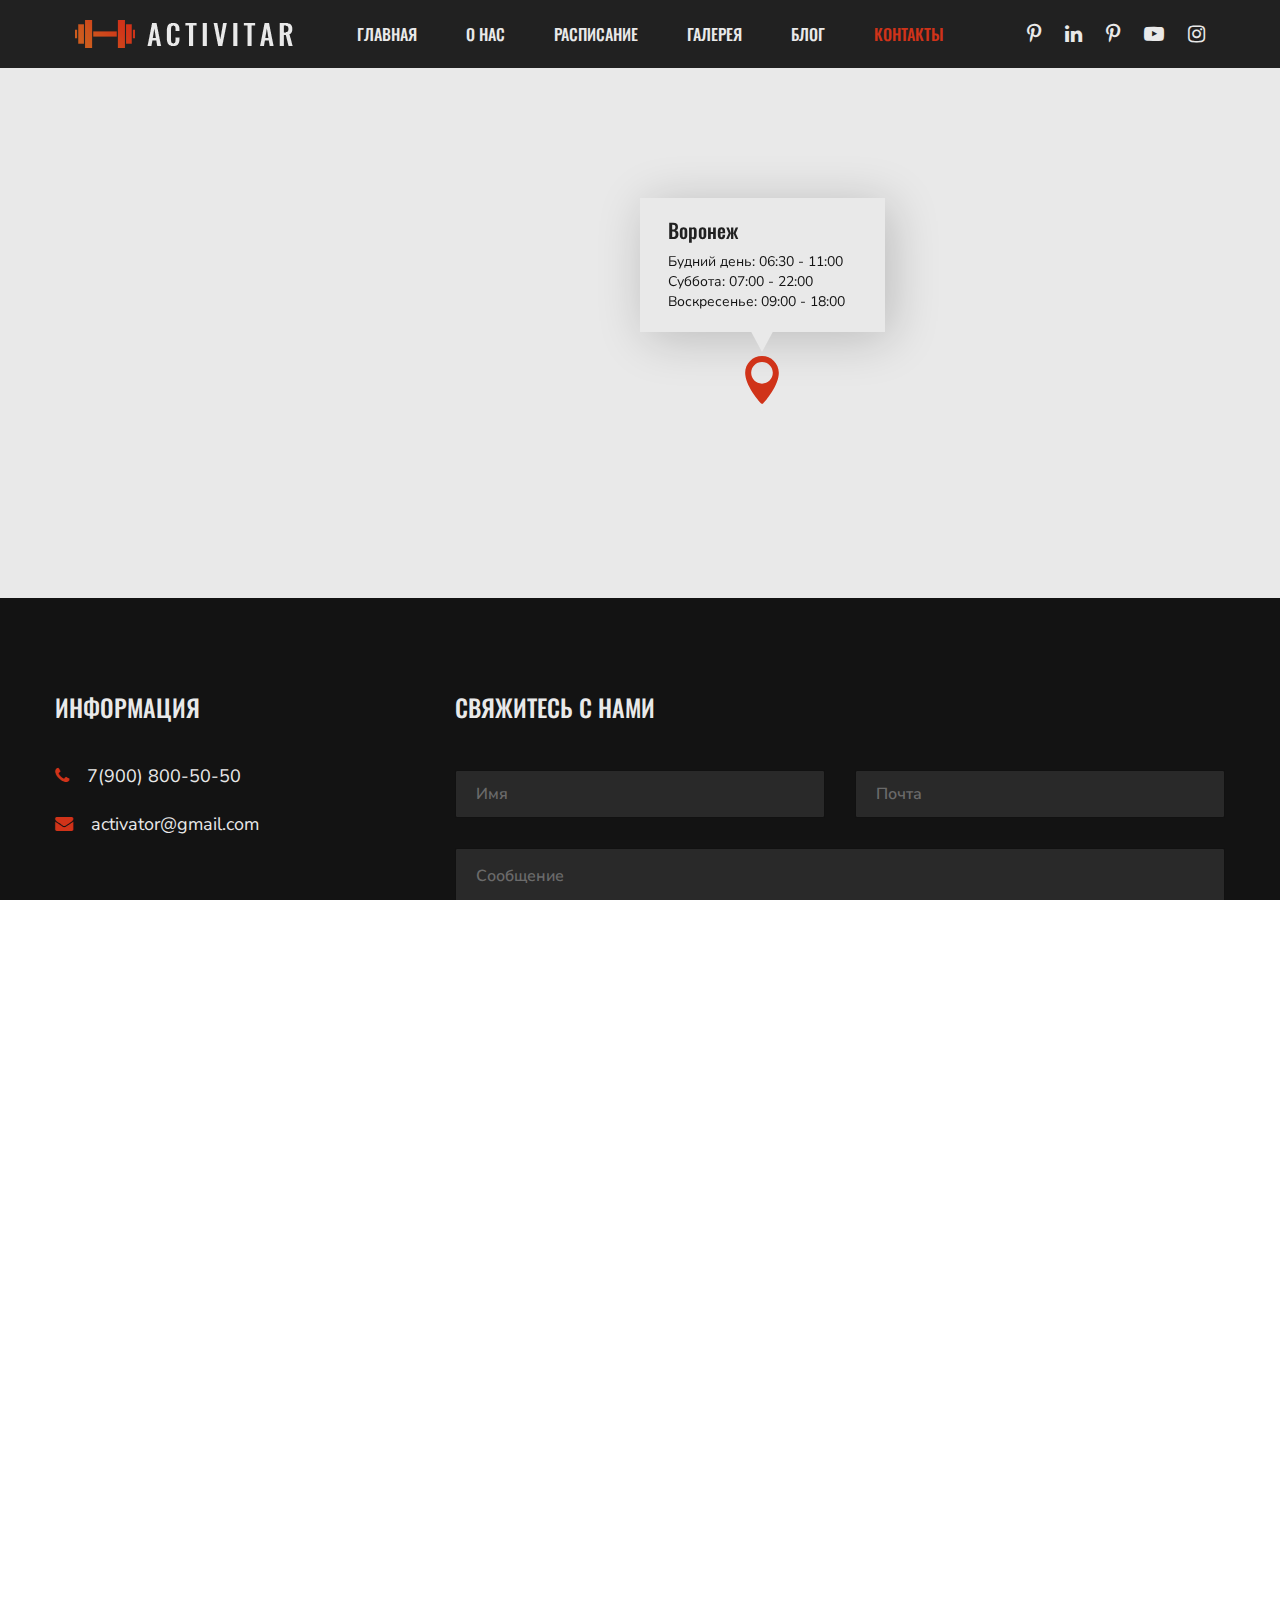
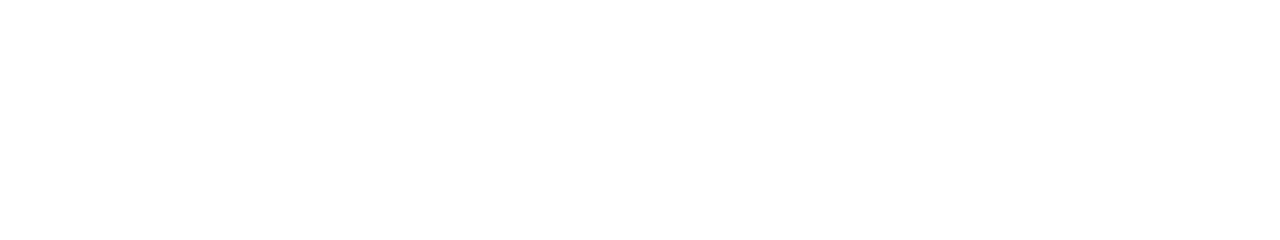
<file: contact.html>
<!DOCTYPE html>
<html lang="zxx">

<head>
    <meta charset="UTF-8">
    <meta name="description" content="Activitar Template">
    <meta name="keywords" content="Activitar, unica, creative, html">
    <meta name="viewport" content="width=device-width, initial-scale=1.0">
    <meta http-equiv="X-UA-Compatible" content="ie=edge">
    <title>Activitar | Контакты</title>
    <link rel="shortcut icon" href="./img/svg/ico.svg" type="image/x-icon">
    <!-- Google Font -->
    <link href="https://fonts.googleapis.com/css?family=Nunito+Sans:400,600,700,800,900&display=swap" rel="stylesheet">
    <link href="https://fonts.googleapis.com/css?family=Oswald:300,400,500,600,700&display=swap" rel="stylesheet">

    <!-- Css Styles -->
    <link rel="stylesheet" href="css/bootstrap.min.css" type="text/css">
    <link rel="stylesheet" href="css/font-awesome.min.css" type="text/css">
    <link rel="stylesheet" href="css/elegant-icons.css" type="text/css">
    <link rel="stylesheet" href="css/nice-select.css" type="text/css">
    <link rel="stylesheet" href="css/owl.carousel.min.css" type="text/css">
    <link rel="stylesheet" href="css/magnific-popup.css" type="text/css">
    <link rel="stylesheet" href="css/slicknav.min.css" type="text/css">
    <link rel="stylesheet" href="css/style.css" type="text/css">
</head>

<body>
    <!-- Page Preloder -->
    <div id="preloder">
        <div class="loader"></div>
    </div>

    <!-- Header Section Begin -->
    <header class="header-section">
        <div class="container-fluid">
            <div class="logo">
                <a href="./index.html">
                    <img src="img/logo.png" alt="">
                </a>
            </div>
            <div class="top-social">
                <a href="#"><i class="fa fa-pinterest-p"></i></a>
                <a href="#"><i class="fa fa-linkedin"></i></a>
                <a href="#"><i class="fa fa-pinterest-p"></i></a>
                <a href="#"><i class="fa fa-youtube-play"></i></a>
                <a href="#"><i class="fa fa-instagram"></i></a>
            </div>
            <div class="container">
                <div class="nav-menu">
                    <nav class="mainmenu mobile-menu">
                        <ul>
                            <li><a class="header-link" href="./index.html">Главная</a></li>
                            <li><a class="header-link" href="./about-us.html">О нас</a></li>
                            <li><a class="header-link" href="./schedule.html">Расписание</a></li>
                            <li><a class="header-link" href="./gallery.html">Галерея</a></li>
                            <li><a class="header-link" href="./blog.html">Блог</a>
                                <ul class="dropdown">
                                    <li><a class="header-link" href="./about-us.html">О нас</a></li>
                                    <li><a class="header-link" href="./blog-single.html">Блог Подробности</a></li>
                                </ul>
                            </li>
                            <li><a class="header-link" href="./contact.html">Контакты</a></li>
                        </ul>
                    </nav>
                </div>
            </div>
            <div id="mobile-menu-wrap"></div>
        </div>
    </header>
    <!-- Header End -->

    <!-- Map Section Begin -->
    <div class="contact-map">
        <iframe
            src="https://www.google.com/maps/embed?pb=!1m18!1m12!1m3!1d158260.43022110636!2d39.193080961475566!3d51.699753210718!2m3!1f0!2f0!3f0!3m2!1i1024!2i768!4f13.1!3m3!1m2!1s0x413b2f5ce874e813%3A0x48d94c0efba762bd!2sVoronezh%2C%20Voronezh%20Oblast!5e0!3m2!1sen!2sru!4v1679599708135!5m2!1sen!2sru"
            height="590" style="border:0;" allowfullscreen="" loading="lazy"
            referrerpolicy="no-referrer-when-downgrade"></iframe>
        <div class="map-hover">
            <h5>Воронеж</h5>
            <ul>
                <li>Будний день: <span>06:30 - 11:00</span></li>
                <li>Суббота: <span>07:00 - 22:00</span></li>
                <li>Воскресенье: <span>09:00 - 18:00</span></li>
            </ul>
            <i class="icon_pin"></i>
        </div>
    </div>
    <!-- Map Section End -->

    <!-- Contact Section Begin -->
    <section class="contact-section spad">
        <div class="container">
            <div class="row">
                <div class="col-lg-3">
                    <div class="contact-info">
                        <h4>Информация</h4>
                        <ul>
                            <li><i class="fa fa-phone"></i>7(900) 800-50-50</li>
                            <li><i class="fa fa-envelope"></i>activator@gmail.com</li>
                        </ul>
                    </div>
                    <div class="contact-address">
                        <h4>Адрес</h4>
                        <ul>
                            <li><i class="fa fa-map-marker"></i> г. Воронеж, ул. Степанищево, д. 37 к. 3
                            </li>
                        </ul>
                    </div>
                </div>
                <div class="col-lg-8 offset-lg-1">
                    <div class="contact-form">
                        <h4>Свяжитесь с нами</h4>
                        <form action="#">
                            <div class="row">
                                <div class="col-lg-6">
                                    <input type="text" placeholder="Имя">
                                </div>
                                <div class="col-lg-6">
                                    <input type="text" placeholder="Почта">
                                </div>
                                <div class="col-lg-12">
                                    <textarea placeholder="Сообщение"></textarea>
                                    <button type="submit" class="c-btn">Отправить сообщение</button>
                                </div>
                            </div>
                        </form>
                    </div>
                </div>
            </div>
        </div>
    </section>
    <!-- Contact Section End -->

    <!-- Cta Section Begin -->
    <section class="cta-section">
        <div class="container">
            <div class="row">
                <div class="col-lg-12">
                    <div class="cta-text">
                        <h3>Стартовал сегодня</h3>
                        <p>Специальное предложение для новых студентов! 1500р безлимитный тренажерный зал в течение
                            первой недели и
                            50% от цены нашего тарифа!</p>
                    </div>
                    <a href="#" class="primary-btn cta-btn">забронировать</a>
                </div>
            </div>
        </div>
    </section>
    <!-- Cta Section End -->

    <!-- Footer Section Begin -->
    <footer class="footer-section">
        <div class="container">
            <div class="row">
                <div class="col-lg-3">
                    <div class="footer-logo-item">
                        <div class="f-logo">
                            <a href="#"><img src="img/logo.png" alt=""></a>
                        </div>
                        <p>Несмотря на рост Интернета за последние семь лет, использование бесплатных телефонных номеров
                            в телевизионной рекламе продолжается.</p>
                        <div class="social-links">
                            <h6>Следуйте за нами</h6>
                            <a href="#"><i class="fa fa-facebook"></i></a>
                            <a href="#"><i class="fa fa-twitter"></i></a>
                            <a href="#"><i class="fa fa-google-plus"></i></a>
                            <a href="#"><i class="fa fa-linkedin"></i></a>
                            <a href="#"><i class="fa fa-instagram"></i></a>
                        </div>
                    </div>
                </div>
                <div class="col-lg-3 offset-lg-1">
                    <div class="footer-widget">
                        <h5>Наш блог</h5>
                        <div class="footer-blog">
                            <a href="#" class="fb-item">
                                <h6>Lorem ipsum dolor sit amet</h6>
                                <span class="blog-time"><i class="fa fa-clock-o"></i> Январь 02, 2019</span>
                            </a>
                            <a href="#" class="fb-item">
                                <h6>Lorem ipsum dolor sit amet</h6>
                                <span class="blog-time"><i class="fa fa-clock-o"></i> Январь 02, 2019</span>
                            </a>
                            <a href="#" class="fb-item">
                                <h6>Lorem ipsum dolor sit amet</h6>
                                <span class="blog-time"><i class="fa fa-clock-o"></i> Январь 02, 2019</span>
                            </a>
                        </div>
                    </div>
                </div>
                <div class="col-lg-2">
                    <div class="footer-widget">
                        <h5>Программы</h5>
                        <ul class="workout-program">
                            <li><a href="#">Бодибилдинг</a></li>
                            <li><a href="#">Бег</a></li>
                            <li><a href="#">Кроссфит</a></li>
                            <li><a href="#">Снижение веса</a></li>
                            <li><a href="#">Тренажерный зал</a></li>
                        </ul>
                    </div>
                </div>
                <div class="col-lg-3">
                    <div class="footer-widget">
                        <h5>Получить информацию</h5>
                        <ul class="footer-info">
                            <li>
                                <i class="fa fa-phone"></i>
                                <span>Телефон:</span>
                                <a href="tel:+79008005050">+7(900) 800-50-50</a>
                            </li>
                            <li>
                                <i class="fa fa-envelope-o"></i>
                                <span>Почта:</span>
                                activator@gmail.com
                            </li>
                            <li>
                                <i class="fa fa-map-marker"></i>
                                <span>Адрес</span>
                                г. Воронеж, ул. Степанищево, д. 37 к. 3
                            </li>
                        </ul>
                    </div>
                </div>
            </div>
        </div>
    </footer>
    <!-- Footer Section End -->

    <!-- Js Plugins -->
    <script src="js/jquery-3.3.1.min.js"></script>
    <script src="js/bootstrap.min.js"></script>
    <script src="js/jquery.magnific-popup.min.js"></script>
    <script src="js/mixitup.min.js"></script>
    <script src="js/jquery.nice-select.min.js"></script>
    <script src="js/jquery.slicknav.js"></script>
    <script src="js/owl.carousel.min.js"></script>
    <script src="js/masonry.pkgd.min.js"></script>
    <script src="js/main.js"></script>
</body>

</html>
</file>
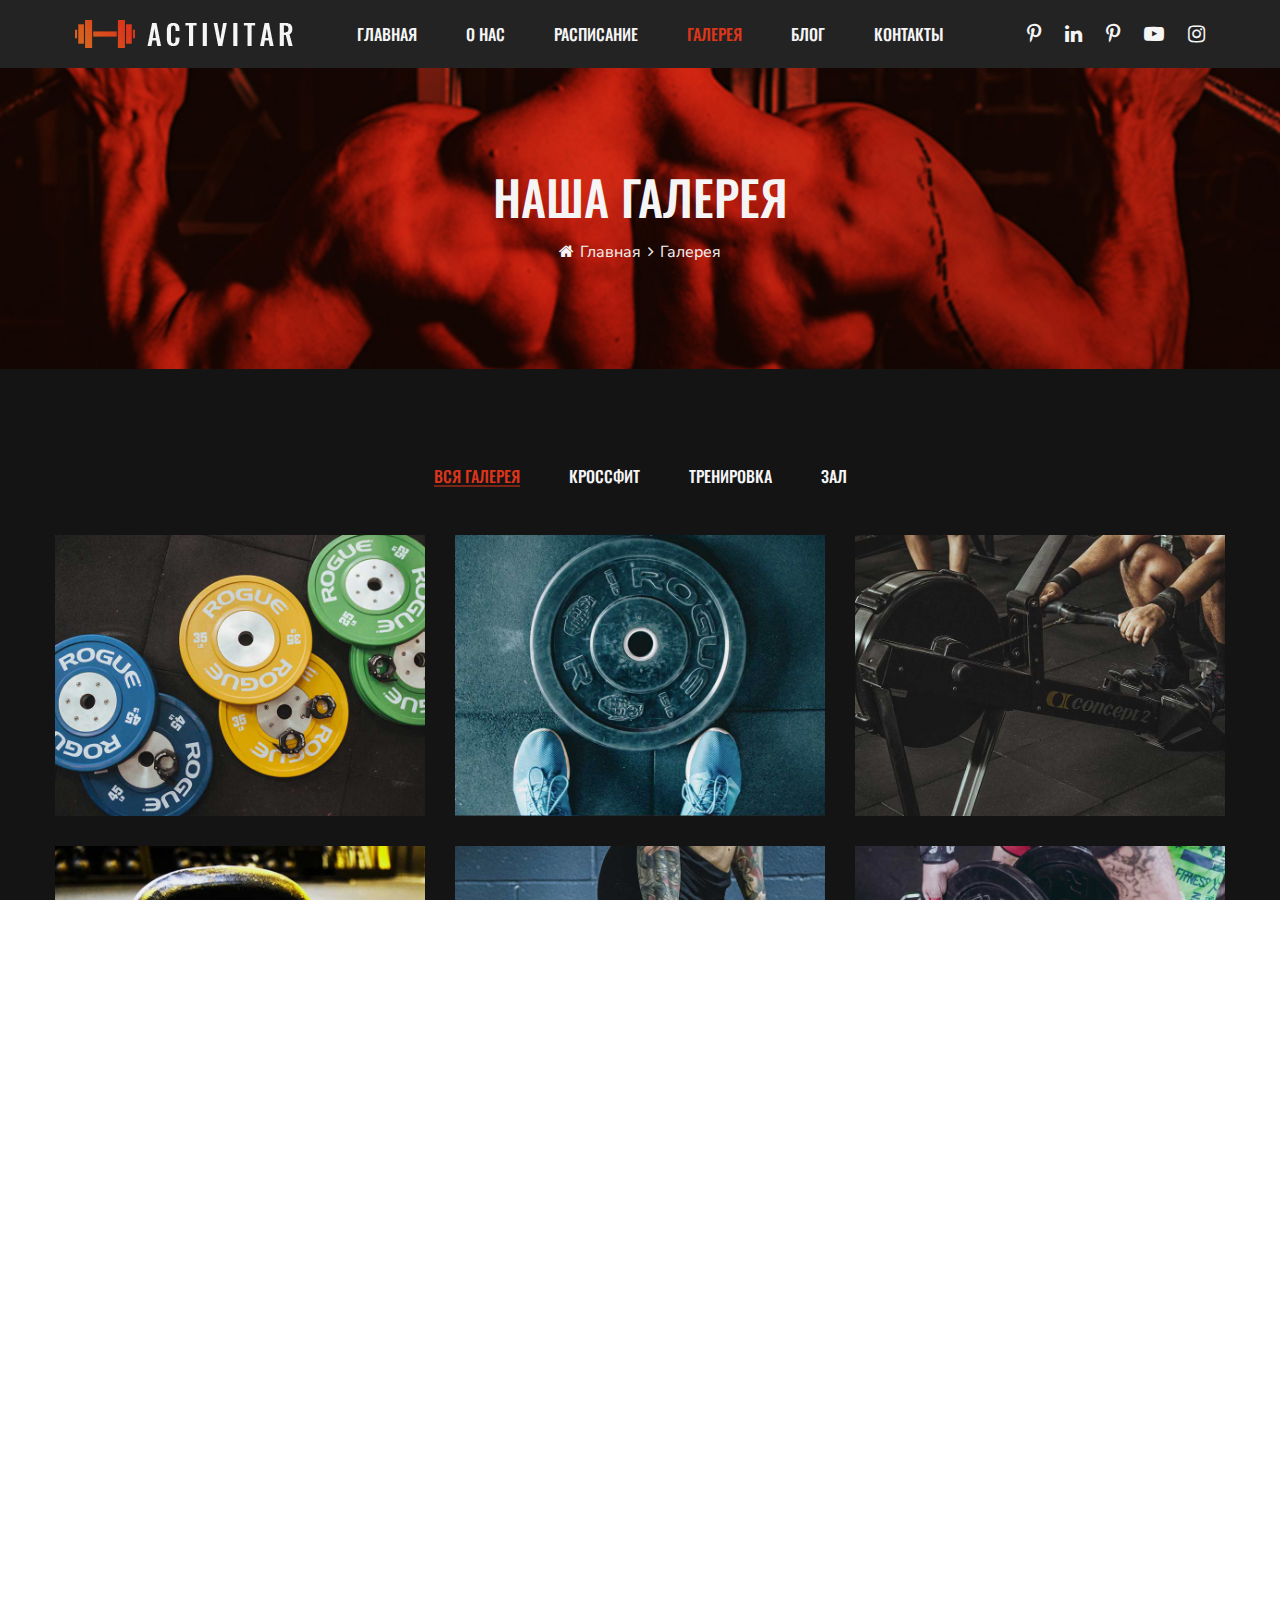
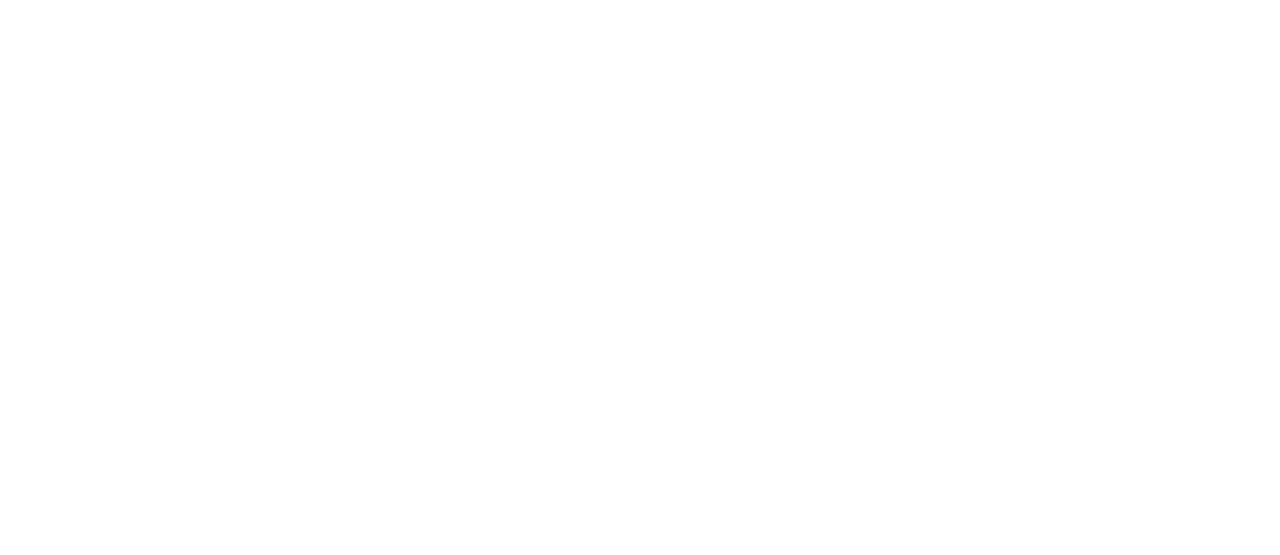
<file: gallery.html>
<!DOCTYPE html>
<html lang="zxx">

<head>
	<meta charset="UTF-8">
	<meta name="description" content="Activitar Template">
	<meta name="keywords" content="Activitar, unica, creative, html">
	<meta name="viewport" content="width=device-width, initial-scale=1.0">
	<meta http-equiv="X-UA-Compatible" content="ie=edge">
	<title>Activitar | Галерея</title>
	<link rel="shortcut icon" href="./img/svg/ico.svg" type="image/x-icon">
	<!-- Google Font -->
	<link href="https://fonts.googleapis.com/css?family=Nunito+Sans:400,600,700,800,900&display=swap" rel="stylesheet">
	<link href="https://fonts.googleapis.com/css?family=Oswald:300,400,500,600,700&display=swap" rel="stylesheet">

	<!-- Css Styles -->
	<link rel="stylesheet" href="css/bootstrap.min.css" type="text/css">
	<link rel="stylesheet" href="css/font-awesome.min.css" type="text/css">
	<link rel="stylesheet" href="css/elegant-icons.css" type="text/css">
	<link rel="stylesheet" href="css/nice-select.css" type="text/css">
	<link rel="stylesheet" href="css/owl.carousel.min.css" type="text/css">
	<link rel="stylesheet" href="css/magnific-popup.css" type="text/css">
	<link rel="stylesheet" href="css/slicknav.min.css" type="text/css">
	<link rel="stylesheet" href="css/style.css" type="text/css">
</head>

<body>
	<!-- Page Preloder -->
	<div id="preloder">
		<div class="loader"></div>
	</div>

	<!-- Header Section Begin -->
	<header class="header-section">
		<div class="container-fluid">
			<div class="logo">
				<a href="./index.html">
					<img src="img/logo.png" alt="">
				</a>
			</div>
			<div class="top-social">
				<a href="#"><i class="fa fa-pinterest-p"></i></a>
				<a href="#"><i class="fa fa-linkedin"></i></a>
				<a href="#"><i class="fa fa-pinterest-p"></i></a>
				<a href="#"><i class="fa fa-youtube-play"></i></a>
				<a href="#"><i class="fa fa-instagram"></i></a>
			</div>
			<div class="container">
				<div class="nav-menu">
					<nav class="mainmenu mobile-menu">
						<ul>
							<li><a class="header-link" href="./index.html">Главная</a></li>
							<li><a class="header-link" href="./about-us.html">О нас</a></li>
							<li><a class="header-link" href="./schedule.html">Расписание</a></li>
							<li><a class="header-link" href="./gallery.html">Галерея</a></li>
							<li><a class="header-link" href="./blog.html">Блог</a>
								<ul class="dropdown">
									<li><a class="header-link" href="./about-us.html">О нас</a></li>
									<li><a class="header-link" href="./blog-single.html">Блог Подробности</a></li>
								</ul>
							</li>
							<li><a class="header-link" href="./contact.html">Контакты</a></li>
						</ul>
					</nav>
				</div>
			</div>
			<div id="mobile-menu-wrap"></div>
		</div>
	</header>
	<!-- Header End -->

	<!-- Breadcrumb Section Begin -->
	<section class="breadcrumb-section set-bg spad" data-setbg="img/about-bread.jpg">
		<div class="container">
			<div class="row">
				<div class="col-lg-12">
					<div class="breadcrumb-text">
						<h2>Наша галерея</h2>
						<div class="breadcrumb-controls">
							<a href="#"><i class="fa fa-home"></i> Главная</a>
							<span>Галерея</span>
						</div>
					</div>
				</div>
			</div>
		</div>
	</section>
	<!-- Breadcrumb End -->

	<!-- Gallery Section Begin -->
	<section class="gallery-section spad">
		<div class="container">
			<div class="row">
				<div class="col-lg-12">
					<div class="gallery-controls">
						<ul>
							<li class="active" data-filter="*">Вся ГАЛЕРЕЯ</li>
							<li data-filter=".crossfit">Кроссфит</li>
							<li data-filter=".workout">Тренировка</li>
							<li data-filter=".gym">Зал</li>
						</ul>
					</div>
				</div>
			</div>
			<div class="row gallery-filter">
				<div class="col-lg-4 col-sm-6 mix crossfit workout">
					<div class="gallery-item">
						<img src="img/gallery/gallery-1.jpg"" alt="">
                        <div class=" gi-hover-warp">
						<div class="gi-hover">
							<a href="img/gallery/gallery-1.jpg" class="image-popup"><i class="fa fa-search-plus"></i></a>
							<a href="#"><i class="fa fa-chain"></i></a>
							<h6>Время попробовать тренировку с отягощением <span>Бег, ходьба, плавание</span></h6>
						</div>
					</div>
				</div>
			</div>
			<div class="col-lg-4 col-sm-6 mix workout gym">
				<div class="gallery-item">
					<img src="img/gallery/gallery-2.jpg"" alt="">
                        <div class=" gi-hover-warp">
					<div class="gi-hover">
						<a href="img/gallery/gallery-2.jpg" class="image-popup"><i class="fa fa-search-plus"></i></a>
						<a href="#"><i class="fa fa-chain"></i></a>
						<h6>Время попробовать тренировку с отягощением <span>Бег, ходьба, плавание</span></h6>
					</div>
				</div>
			</div>
		</div>
		<div class="col-lg-4 col-sm-6 mix workout">
			<div class="gallery-item">
				<img src="img/gallery/gallery-3.jpg"" alt="">
                        <div class=" gi-hover-warp">
				<div class="gi-hover">
					<a href="img/gallery/gallery-3.jpg" class="image-popup"><i class="fa fa-search-plus"></i></a>
					<a href="#"><i class="fa fa-chain"></i></a>
					<h6>Время попробовать тренировку с отягощением <span>Бег, ходьба, плавание</span></h6>
				</div>
			</div>
		</div>
		</div>
		<div class="col-lg-4 col-sm-6 mix gym">
			<div class="gallery-item">
				<img src="img/gallery/gallery-4.jpg"" alt="">
                        <div class=" gi-hover-warp">
				<div class="gi-hover">
					<a href="img/gallery/gallery-4.jpg" class="image-popup"><i class="fa fa-search-plus"></i></a>
					<a href="#"><i class="fa fa-chain"></i></a>
					<h6>Время попробовать тренировку с отягощением <span>Бег, ходьба, плавание</span></h6>
				</div>
			</div>
		</div>
		</div>
		<div class="col-lg-4 col-sm-6 mix crossfit">
			<div class="gallery-item">
				<img src="img/gallery/gallery-5.jpg"" alt="">
                        <div class=" gi-hover-warp">
				<div class="gi-hover">
					<a href="img/gallery/gallery-5.jpg" class="image-popup"><i class="fa fa-search-plus"></i></a>
					<a href="#"><i class="fa fa-chain"></i></a>
					<h6>Время попробовать тренировку с отягощением <span>Бег, ходьба, плавание</span></h6>
				</div>
			</div>
		</div>
		</div>
		<div class="col-lg-4 col-sm-6 mix gym crossfit">
			<div class="gallery-item">
				<img src="img/gallery/gallery-6.jpg"" alt="">
                        <div class=" gi-hover-warp">
				<div class="gi-hover">
					<a href="img/gallery/gallery-6.jpg" class="image-popup"><i class="fa fa-search-plus"></i></a>
					<a href="#"><i class="fa fa-chain"></i></a>
					<h6>Время попробовать тренировку с отягощением <span>Бег, ходьба, плавание</span></h6>
				</div>
			</div>
		</div>
		</div>
		<div class="col-lg-4 col-sm-6 mix workout">
			<div class="gallery-item">
				<img src="img/gallery/gallery-7.jpg"" alt="">
                        <div class=" gi-hover-warp">
				<div class="gi-hover">
					<a href="img/gallery/gallery-7.jpg" class="image-popup"><i class="fa fa-search-plus"></i></a>
					<a href="#"><i class="fa fa-chain"></i></a>
					<h6>Время попробовать тренировку с отягощением <span>Бег, ходьба, плавание</span></h6>
				</div>
			</div>
		</div>
		</div>
		<div class="col-lg-4 col-sm-6 mix crossfit gym">
			<div class="gallery-item">
				<img src="img/gallery/gallery-8.jpg"" alt="">
                        <div class=" gi-hover-warp">
				<div class="gi-hover">
					<a href="img/gallery/gallery-8.jpg" class="image-popup"><i class="fa fa-search-plus"></i></a>
					<a href="#"><i class="fa fa-chain"></i></a>
					<h6>Время попробовать тренировку с отягощением <span>Бег, ходьба, плавание</span></h6>
				</div>
			</div>
		</div>
		</div>
		<div class="col-lg-4 col-sm-6 mix crossfit gym workout">
			<div class="gallery-item">
				<img src="img/gallery/gallery-9.jpg"" alt="">
                        <div class=" gi-hover-warp">
				<div class="gi-hover">
					<a href="img/gallery/gallery-9.jpg" class="image-popup"><i class="fa fa-search-plus"></i></a>
					<a href="#"><i class="fa fa-chain"></i></a>
					<h6>Время попробовать тренировку с отягощением <span>Бег, ходьба, плавание</span></h6>
				</div>
			</div>
		</div>
		</div>
		</div>
		</div>
	</section>
	<!-- Gallery Section End -->

	<!-- Cta Section Begin -->
	<section class="cta-section">
		<div class="container">
			<div class="row">
				<div class="col-lg-12">
					<div class="cta-text">
						<h3>Стартовал сегодня</h3>
						<p>Специальное предложение для новых студентов! 1500р безлимитный тренажерный зал в течение первой недели и
							50% от цены нашего тарифа!</p>
					</div>
					<a href="#" class="primary-btn cta-btn">забронировать</a>
				</div>
			</div>
		</div>
	</section>
	<!-- Cta Section End -->

	<!-- Footer Section Begin -->
	<footer class="footer-section">
		<div class="container">
			<div class="row">
				<div class="col-lg-3">
					<div class="footer-logo-item">
						<div class="f-logo">
							<a href="#"><img src="img/logo.png" alt=""></a>
						</div>
						<p>Несмотря на рост Интернета за последние семь лет, использование бесплатных телефонных номеров
							в телевизионной рекламе продолжается.</p>
						<div class="social-links">
							<h6>Следуйте за нами</h6>
							<a href="#"><i class="fa fa-facebook"></i></a>
							<a href="#"><i class="fa fa-twitter"></i></a>
							<a href="#"><i class="fa fa-google-plus"></i></a>
							<a href="#"><i class="fa fa-linkedin"></i></a>
							<a href="#"><i class="fa fa-instagram"></i></a>
						</div>
					</div>
				</div>
				<div class="col-lg-3 offset-lg-1">
					<div class="footer-widget">
						<h5>Наш блог</h5>
						<div class="footer-blog">
							<a href="#" class="fb-item">
								<h6>Lorem ipsum dolor sit amet</h6>
								<span class="blog-time"><i class="fa fa-clock-o"></i> Январь 02, 2019</span>
							</a>
							<a href="#" class="fb-item">
								<h6>Lorem ipsum dolor sit amet</h6>
								<span class="blog-time"><i class="fa fa-clock-o"></i> Январь 02, 2019</span>
							</a>
							<a href="#" class="fb-item">
								<h6>Lorem ipsum dolor sit amet</h6>
								<span class="blog-time"><i class="fa fa-clock-o"></i> Январь 02, 2019</span>
							</a>
						</div>
					</div>
				</div>
				<div class="col-lg-2">
					<div class="footer-widget">
						<h5>Программы</h5>
						<ul class="workout-program">
							<li><a href="#">Бодибилдинг</a></li>
							<li><a href="#">Бег</a></li>
							<li><a href="#">Кроссфит</a></li>
							<li><a href="#">Снижение веса</a></li>
							<li><a href="#">Тренажерный зал</a></li>
						</ul>
					</div>
				</div>
				<div class="col-lg-3">
					<div class="footer-widget">
						<h5>Получить информацию</h5>
						<ul class="footer-info">
							<li>
								<i class="fa fa-phone"></i>
								<span>Телефон:</span>
								<a href="tel:+79008005050">+7(900) 800-50-50</a>
							</li>
							<li>
								<i class="fa fa-envelope-o"></i>
								<span>Почта:</span>
								activator@gmail.com
							</li>
							<li>
								<i class="fa fa-map-marker"></i>
								<span>Адрес</span>
								г. Воронеж, ул. Степанищево, д. 37 к. 3
							</li>
						</ul>
					</div>
				</div>
			</div>
		</div>
	</footer>
	<!-- Footer Section End -->

	<!-- Js Plugins -->
	<script src="js/jquery-3.3.1.min.js"></script>
	<script src="js/bootstrap.min.js"></script>
	<script src="js/jquery.magnific-popup.min.js"></script>
	<script src="js/mixitup.min.js"></script>
	<script src="js/jquery.nice-select.min.js"></script>
	<script src="js/jquery.slicknav.js"></script>
	<script src="js/owl.carousel.min.js"></script>
	<script src="js/masonry.pkgd.min.js"></script>
	<script src="js/main.js"></script>
</body>

</html>
</file>
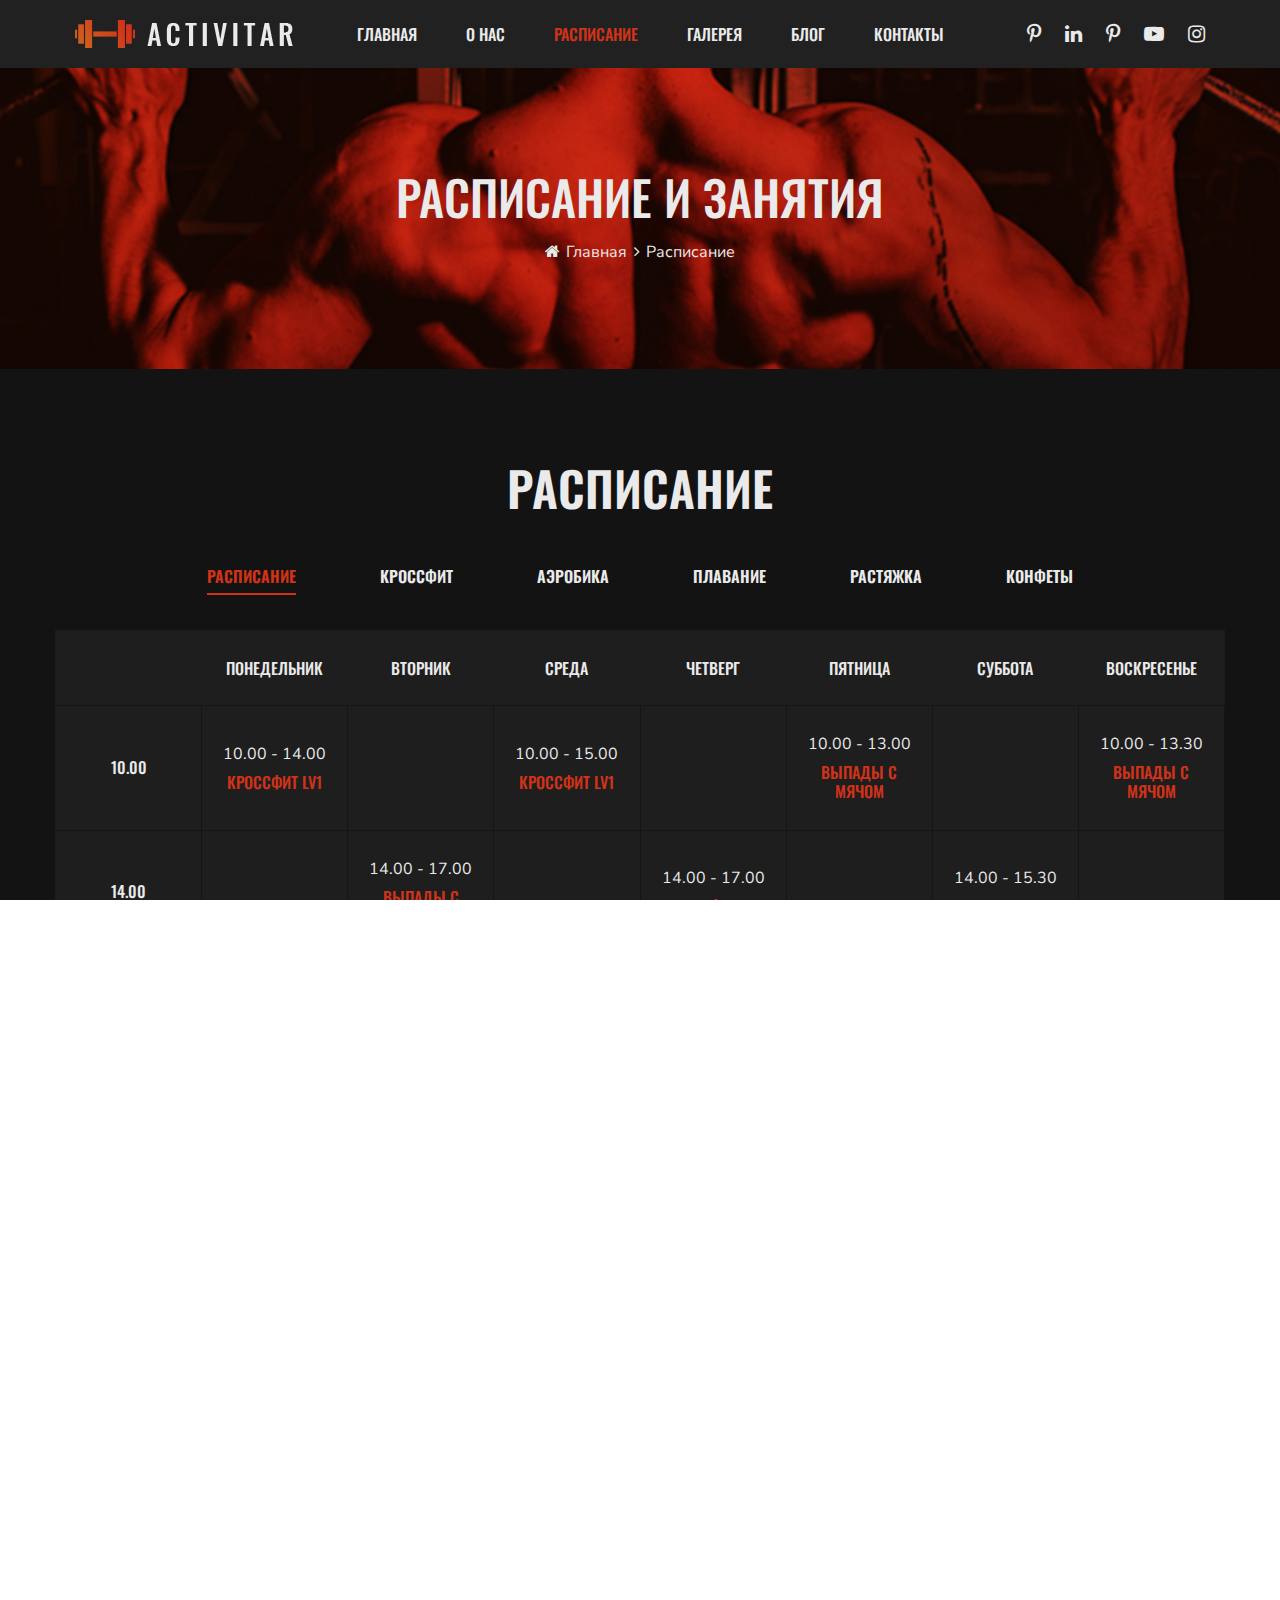
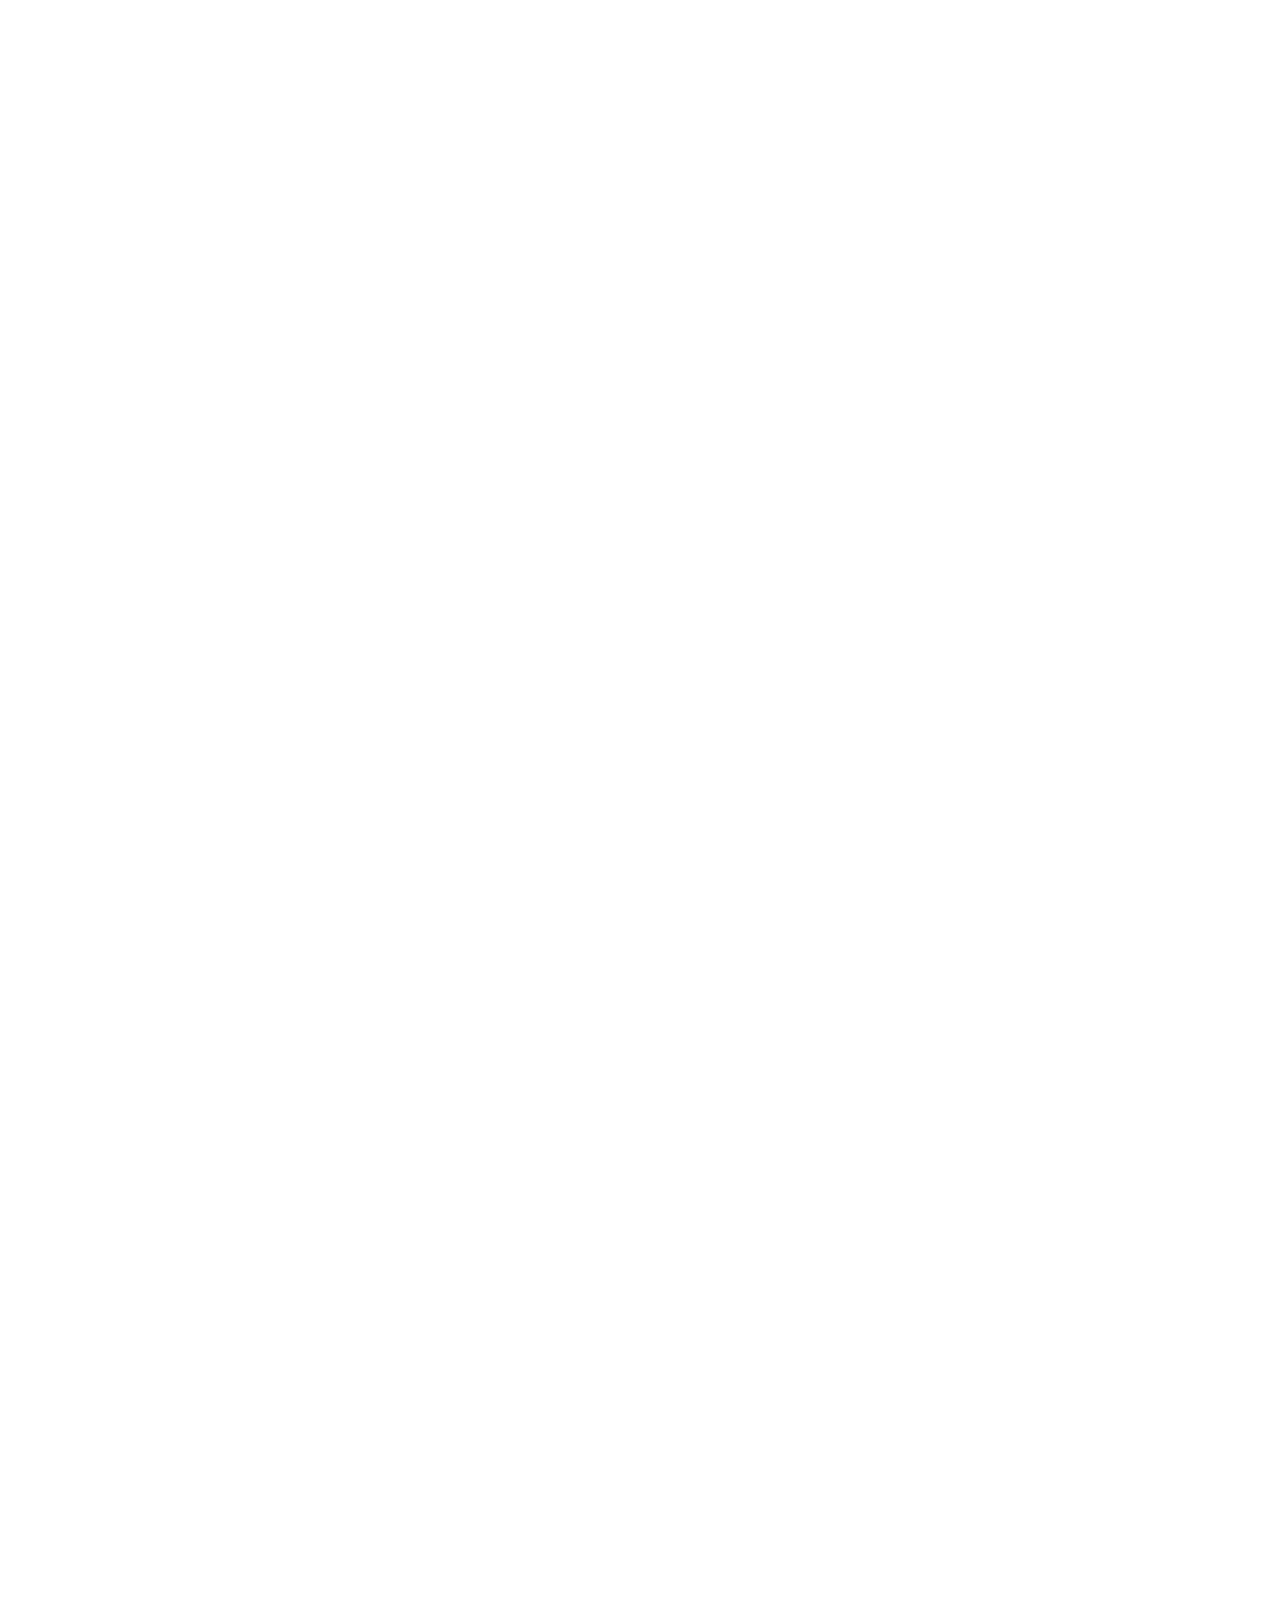
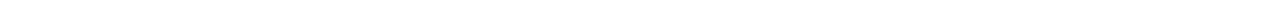
<file: schedule.html>
<!DOCTYPE html>
<html lang="zxx">

<head>
	<meta charset="UTF-8">
	<meta name="description" content="Activitar Template">
	<meta name="keywords" content="Activitar, unica, creative, html">
	<meta name="viewport" content="width=device-width, initial-scale=1.0">
	<meta http-equiv="X-UA-Compatible" content="ie=edge">
	<title>Activitar | Расписание</title>
	<link rel="shortcut icon" href="./img/svg/ico.svg" type="image/x-icon">
	<!-- Google Font -->
	<link href="https://fonts.googleapis.com/css?family=Nunito+Sans:400,600,700,800,900&display=swap" rel="stylesheet">
	<link href="https://fonts.googleapis.com/css?family=Oswald:300,400,500,600,700&display=swap" rel="stylesheet">

	<!-- Css Styles -->
	<link rel="stylesheet" href="css/bootstrap.min.css" type="text/css">
	<link rel="stylesheet" href="css/font-awesome.min.css" type="text/css">
	<link rel="stylesheet" href="css/elegant-icons.css" type="text/css">
	<link rel="stylesheet" href="css/nice-select.css" type="text/css">
	<link rel="stylesheet" href="css/owl.carousel.min.css" type="text/css">
	<link rel="stylesheet" href="css/magnific-popup.css" type="text/css">
	<link rel="stylesheet" href="css/slicknav.min.css" type="text/css">
	<link rel="stylesheet" href="css/style.css" type="text/css">
</head>

<body>
	<!-- Page Preloder -->
	<div id="preloder">
		<div class="loader"></div>
	</div>

	<!-- Header Section Begin -->
	<header class="header-section">
		<div class="container-fluid">
			<div class="logo">
				<a href="./index.html">
					<img src="img/logo.png" alt="">
				</a>
			</div>
			<div class="top-social">
				<a href="#"><i class="fa fa-pinterest-p"></i></a>
				<a href="#"><i class="fa fa-linkedin"></i></a>
				<a href="#"><i class="fa fa-pinterest-p"></i></a>
				<a href="#"><i class="fa fa-youtube-play"></i></a>
				<a href="#"><i class="fa fa-instagram"></i></a>
			</div>
			<div class="container">
				<div class="nav-menu">
					<nav class="mainmenu mobile-menu">
						<ul>
							<li><a class="header-link" href="./index.html">Главная</a></li>
							<li><a class="header-link" href="./about-us.html">О нас</a></li>
							<li><a class="header-link" href="./schedule.html">Расписание</a></li>
							<li><a class="header-link" href="./gallery.html">Галерея</a></li>
							<li><a class="header-link" href="./blog.html">Блог</a>
								<ul class="dropdown">
									<li><a class="header-link" href="./about-us.html">О нас</a></li>
									<li><a class="header-link" href="./blog-single.html">Блог Подробности</a></li>
								</ul>
							</li>
							<li><a class="header-link" href="./contact.html">Контакты</a></li>
						</ul>
					</nav>
				</div>
			</div>
			<div id="mobile-menu-wrap"></div>
		</div>
	</header>
	<!-- Header End -->

	<!-- Breadcrumb Section Begin -->
	<section class="breadcrumb-section set-bg spad" data-setbg="img/about-bread.jpg">
		<div class="container">
			<div class="row">
				<div class="col-lg-12">
					<div class="breadcrumb-text">
						<h2>РАСПИСАНИЕ И ЗАНЯТИЯ</h2>
						<div class="breadcrumb-controls">
							<a href="#"><i class="fa fa-home"></i> Главная</a>
							<span>Расписание</span>
						</div>
					</div>
				</div>
			</div>
		</div>
	</section>
	<!-- Breadcrumb End -->

	<!-- Class Time Section Begin -->
	<section class="classtime-section class-time-table spad">
		<div class="container">
			<div class="row">
				<div class="col-lg-12 text-center">
					<div class="section-title">
						<h2>Расписание</h2>
					</div>
				</div>
			</div>
			<div class="row">
				<div class="col-lg-12">
					<div class="timetable-controls">
						<ul>
							<li class="active" data-tsfilter="all">Расписание</li>
							<li data-tsfilter="crossfit">кроссфит</li>
							<li data-tsfilter="lunge">Аэробика</li>
							<li data-tsfilter="ppsr">Плавание</li>
							<li data-tsfilter="walls">Растяжка</li>
							<li data-tsfilter="candy">конфеты</li>
						</ul>
					</div>
				</div>
			</div>
			<div class="classtime-table">
				<table>
					<thead>
						<tr>
							<th></th>
							<th>Понедельник</th>
							<th>Вторник</th>
							<th>Среда</th>
							<th>Четверг</th>
							<th>Пятница</th>
							<th>Суббота</th>
							<th>Воскресенье</th>
						</tr>
					</thead>
					<tbody>
						<tr>
							<td class="workout-time">10.00</td>
							<td class="hover-bg ts-item" data-tsmeta="crossfit">
								<span>10.00 - 14.00</span>
								<h6>Кроссфит lv1</h6>
							</td>
							<td></td>
							<td class="hover-bg ts-item" data-tsmeta="crossfit">
								<span>10.00 - 15.00</span>
								<h6>Кроссфит lv1</h6>
							</td>
							<td></td>
							<td class="hover-bg ts-item" data-tsmeta="lunge">
								<span>10.00 - 13.00</span>
								<h6>Выпады с мячом</h6>
							</td>
							<td></td>
							<td class="hover-bg ts-item" data-tsmeta="lunge">
								<span>10.00 - 13.30</span>
								<h6>Выпады с мячом</h6>
							</td>
						</tr>
						<tr>
							<td class="workout-time">14.00</td>
							<td></td>
							<td class="hover-bg ts-item" data-tsmeta="lunge">
								<span>14.00 - 17.00</span>
								<h6>Выпады с мячом</h6>
							</td>
							<td></td>
							<td class="hover-bg ts-item" data-tsmeta="crossfit">
								<span>14.00 - 17.00</span>
								<h6>Кроссфит lv1</h6>
							</td>
							<td></td>
							<td class="hover-bg ts-item" data-tsmeta="walls">
								<span>14.00 - 15.30</span>
								<h6>Растяжка</h6>
							</td>
							<td></td>
						</tr>
						<tr>
							<td class="workout-time">16.00</td>
							<td class="hover-bg ts-item" data-tsmeta="lunge">
								<span>16.00 - 18.00</span>
								<h6>Выпады с мячом</h6>
							</td>
							<td></td>
							<td class="hover-bg ts-item" data-tsmeta="candy">
								<span>16.00 - 19.00</span>
								<h6>конфеты</h6>
							</td>
							<td></td>
							<td class="hover-bg ts-item" data-tsmeta="candy">
								<span>16.00 - 19.00</span>
								<h6>конфеты</h6>
							</td>
							<td class="hover-bg ts-item" data-tsmeta="ppsr">
								<span>16.00 - 17.00</span>
								<h6>Плавание</h6>
							</td>
							<td class="hover-bg ts-item" data-tsmeta="murph">
								<span>16.00 - 20.00</span>
								<h6>Бег</h6>
							</td>
						</tr>
						<tr>
							<td class="workout-time">18.00</td>
							<td class="hover-bg ts-item" data-tsmeta="walls">
								<span>18.00 - 20.00</span>
								<h6>Растяжка</h6>
							</td>
							<td class="hover-bg ts-item" data-tsmeta="ppsr">
								<span>18.00 - 20.00</span>
								<h6>Плавание</h6>
							</td>
							<td></td>
							<td class="hover-bg ts-item" data-tsmeta="chelsea">
								<span>18.00 - 22.00</span>
								<h6>Chelsea</h6>
							</td>
							<td></td>
							<td class="hover-bg ts-item" data-tsmeta="annie">
								<span>18.00 - 22.00</span>
								<h6>annie</h6>
							</td>
							<td></td>
						</tr>
						<tr>
							<td class="workout-time">20.00</td>
							<td class="hover-bg ts-item" data-tsmeta="lunge">
								<span>21.00 - 23.00</span>
								<h6>Выпады с мячом</h6>
							</td>
							<td class="hover-bg ts-item" data-tsmeta="walls">
								<span>20.00 - 22.00</span>
								<h6>Растяжка</h6>
							</td>
							<td class="hover-bg ts-item" data-tsmeta="walls">
								<span>20.30 - 23.00</span>
								<h6>Растяжка</h6>
							</td>
							<td></td>
							<td class="hover-bg ts-item" data-tsmeta="crossfit">
								<span>22.00 - 23.00</span>
								<h6>Кроссфит Lv2</h6>
							</td>
							<td></td>
							<td class="hover-bg ts-item" data-tsmeta="crossfit">
								<span>21.00 - 23.00</span>
								<h6>Кроссфит Lv2</h6>
							</td>
						</tr>
					</tbody>
				</table>
			</div>
		</div>
	</section>
	<!-- Class Time Section End -->

	<!-- Classes Section Begin -->
	<section class="feature-section">
		<div class="container-fluid">
			<div class="row">
				<div class="col-md-4">
					<div class="feature-item set-bg" data-setbg="img/feature/feature-1.jpg">
						<h3>ГРУППОВЫЕ КЛАССЫ</h3>
						<p>The Sopranos manages to address the biases and benefits of therapy</p>
						<a href="#" class="primary-btn f-btn">Читать далее</a>
					</div>
				</div>
				<div class="col-md-4">
					<div class="feature-item set-bg" data-setbg="img/feature/feature-2.jpg">
						<h3>ПЕРСОНАЛЬНЫЙ ТРЕНИНГ</h3>
						<p>Стрептококковая ангина очень распространена в сезоны гриппа, и ей может предшествовать</p>
						<a href="#" class="primary-btn f-btn">Читать далее</a>
					</div>
				</div>
				<div class="col-md-4">
					<div class="feature-item set-bg" data-setbg="img/feature/feature-3.jpg">
						<h3>Спортивное питание</h3>
						<p>Право человека на жизнь подразумевает его право иметь свободное и неограниченное</p>
						<a href="#" class="primary-btn f-btn">Читать далее</a>
					</div>
				</div>
			</div>
		</div>
	</section>
	<!-- Classes Section End -->

	<!-- Choseus Section Begin -->
	<section class="chooseus-section schedule-page spad">
		<div class="container">
			<div class="row">
				<div class="col-lg-12">
					<div class="section-title">
						<h2>Почему люди выбирают нас</h2>
						<p>Наши спортивные эксперты и новейшее спортивное оборудование - это выигрышная комбинация.</p>
					</div>
				</div>
			</div>
			<div class="row">
				<div class="col-lg-4">
					<div class="choose-item">
						<img src="img/icons/chose-icon-1.png" alt="">
						<h5>Поддержка 24/7</h5>
						<p>Один из лучших способов быстро превратить отличный отпуск в ужас - это выбрать неправильное
							жилье для вашей поездки.</p>
					</div>
				</div>
				<div class="col-lg-4">
					<div class="choose-item">
						<img src="img/icons/chose-icon-2.png" alt="">
						<h5>Наш тренер</h5>
						<p>Если вы нечасто путешествуете, вам могут понадобиться советы, как сделать жену счастливой, пока вы
							пока вы путешествуете по всему миру.</p>
					</div>
				</div>
				<div class="col-lg-4">
					<div class="choose-item">
						<img src="img/icons/chose-icon-3.png" alt="">
						<h5>Индивидуальные занятия</h5>
						<p>Чтобы добиться успеха в любом начинании, вы должны придерживаться курса... неважно, какой ценой! Вот
							несколько
							верных советов, которые помогут вам на вашем пути.</p>
					</div>
				</div>
				<div class="col-lg-4">
					<div class="choose-item">
						<img src="img/icons/chose-icon-4.png" alt="">
						<h5>Наше оборудование</h5>
						<p>Регби и Стратфорд-на-Эйвоне. Кроме того, в самом Ковентри и его окрестностях есть на что посмотреть и чем
							заняться.
							в самом Ковентри.</p>
					</div>
				</div>
				<div class="col-lg-4">
					<div class="choose-item">
						<img src="img/icons/chose-icon-5.png" alt="">
						<h5>Занятия ежедневно</h5>
						<p>У нас просто не было бы желания заниматься повседневной жизнью. Именно мотивация помогает
							нам справляться с самыми обыденными делами.</p>
					</div>
				</div>
				<div class="col-lg-4">
					<div class="choose-item">
						<img src="img/icons/chose-icon-6.png" alt="">
						<h5>Сосредоточьтесь на своем здоровье</h5>
						<p>Но в рамках семейного бюджета мы можем пойти очень далеко в создании
							идеальной телескопической системы.</p>
					</div>
				</div>
			</div>
		</div>
	</section>
	<!-- Choseus Section End -->

	<!-- Cta Section Begin -->
	<section class="cta-section">
		<div class="container">
			<div class="row">
				<div class="col-lg-12">
					<div class="cta-text">
						<h3>Стартовал сегодня</h3>
						<p>Специальное предложение для новых студентов! 1500р безлимитный тренажерный зал в течение первой недели и
							50% от цены нашего тарифа!</p>
					</div>
					<a href="#" class="primary-btn cta-btn">забронировать</a>
				</div>
			</div>
		</div>
	</section>
	<!-- Cta Section End -->

	<!-- Footer Section Begin -->
	<footer class="footer-section">
		<div class="container">
			<div class="row">
				<div class="col-lg-3">
					<div class="footer-logo-item">
						<div class="f-logo">
							<a href="#"><img src="img/logo.png" alt=""></a>
						</div>
						<p>Несмотря на рост Интернета за последние семь лет, использование бесплатных телефонных номеров
							в телевизионной рекламе продолжается.</p>
						<div class="social-links">
							<h6>Следуйте за нами</h6>
							<a href="#"><i class="fa fa-facebook"></i></a>
							<a href="#"><i class="fa fa-twitter"></i></a>
							<a href="#"><i class="fa fa-google-plus"></i></a>
							<a href="#"><i class="fa fa-linkedin"></i></a>
							<a href="#"><i class="fa fa-instagram"></i></a>
						</div>
					</div>
				</div>
				<div class="col-lg-3 offset-lg-1">
					<div class="footer-widget">
						<h5>Наш блог</h5>
						<div class="footer-blog">
							<a href="#" class="fb-item">
								<h6>Lorem ipsum dolor sit amet</h6>
								<span class="blog-time"><i class="fa fa-clock-o"></i> Январь 02, 2019</span>
							</a>
							<a href="#" class="fb-item">
								<h6>Lorem ipsum dolor sit amet</h6>
								<span class="blog-time"><i class="fa fa-clock-o"></i> Январь 02, 2019</span>
							</a>
							<a href="#" class="fb-item">
								<h6>Lorem ipsum dolor sit amet</h6>
								<span class="blog-time"><i class="fa fa-clock-o"></i> Январь 02, 2019</span>
							</a>
						</div>
					</div>
				</div>
				<div class="col-lg-2">
					<div class="footer-widget">
						<h5>Программы</h5>
						<ul class="workout-program">
							<li><a href="#">Бодибилдинг</a></li>
							<li><a href="#">Бег</a></li>
							<li><a href="#">Кроссфит</a></li>
							<li><a href="#">Снижение веса</a></li>
							<li><a href="#">Тренажерный зал</a></li>
						</ul>
					</div>
				</div>
				<div class="col-lg-3">
					<div class="footer-widget">
						<h5>Получить информацию</h5>
						<ul class="footer-info">
							<li>
								<i class="fa fa-phone"></i>
								<span>Телефон:</span>
								<a href="tel:+79008005050">+7(900) 800-50-50</a>
							</li>
							<li>
								<i class="fa fa-envelope-o"></i>
								<span>Почта:</span>
								activator@gmail.com
							</li>
							<li>
								<i class="fa fa-map-marker"></i>
								<span>Адрес</span>
								г. Воронеж, ул. Степанищево, д. 37 к. 3
							</li>
						</ul>
					</div>
				</div>
			</div>
		</div>
	</footer>
	<!-- Footer Section End -->

	<!-- Js Plugins -->
	<script src="js/jquery-3.3.1.min.js"></script>
	<script src="js/bootstrap.min.js"></script>
	<script src="js/jquery.magnific-popup.min.js"></script>
	<script src="js/mixitup.min.js"></script>
	<script src="js/jquery.nice-select.min.js"></script>
	<script src="js/jquery.slicknav.js"></script>
	<script src="js/owl.carousel.min.js"></script>
	<script src="js/masonry.pkgd.min.js"></script>
	<script src="js/main.js"></script>
</body>

</html>
</file>
<file: css/elegant-icons.css>
@font-face {
	font-family: 'ElegantIcons';
	src:url('../fonts/ElegantIcons.eot');
	src:url('../fonts/ElegantIcons.eot?#iefix') format('embedded-opentype'),
		url('../fonts/ElegantIcons.woff') format('woff'),
		url('../fonts/ElegantIcons.ttf') format('truetype'),
		url('../fonts/ElegantIcons.svg#ElegantIcons') format('svg');
	font-weight: normal;
	font-style: normal;
}

/* Use the following CSS code if you want to use data attributes for inserting your icons */
[data-icon]:before {
	font-family: 'ElegantIcons';
	content: attr(data-icon);
	speak: none;
	font-weight: normal;
	font-variant: normal;
	text-transform: none;
	line-height: 1;
	-webkit-font-smoothing: antialiased;
	-moz-osx-font-smoothing: grayscale;
}

/* Use the following CSS code if you want to have a class per icon */
/*
Instead of a list of all class selectors,
you can use the generic selector below, but it's slower:
[class*="your-class-prefix"] {
*/
.arrow_up, .arrow_down, .arrow_left, .arrow_right, .arrow_left-up, .arrow_right-up, .arrow_right-down, .arrow_left-down, .arrow-up-down, .arrow_up-down_alt, .arrow_left-right_alt, .arrow_left-right, .arrow_expand_alt2, .arrow_expand_alt, .arrow_condense, .arrow_expand, .arrow_move, .arrow_carrot-up, .arrow_carrot-down, .arrow_carrot-left, .arrow_carrot-right, .arrow_carrot-2up, .arrow_carrot-2down, .arrow_carrot-2left, .arrow_carrot-2right, .arrow_carrot-up_alt2, .arrow_carrot-down_alt2, .arrow_carrot-left_alt2, .arrow_carrot-right_alt2, .arrow_carrot-2up_alt2, .arrow_carrot-2down_alt2, .arrow_carrot-2left_alt2, .arrow_carrot-2right_alt2, .arrow_triangle-up, .arrow_triangle-down, .arrow_triangle-left, .arrow_triangle-right, .arrow_triangle-up_alt2, .arrow_triangle-down_alt2, .arrow_triangle-left_alt2, .arrow_triangle-right_alt2, .arrow_back, .icon_minus-06, .icon_plus, .icon_close, .icon_check, .icon_minus_alt2, .icon_plus_alt2, .icon_close_alt2, .icon_check_alt2, .icon_zoom-out_alt, .icon_zoom-in_alt, .icon_search, .icon_box-empty, .icon_box-selected, .icon_minus-box, .icon_plus-box, .icon_box-checked, .icon_circle-empty, .icon_circle-slelected, .icon_stop_alt2, .icon_stop, .icon_pause_alt2, .icon_pause, .icon_menu, .icon_menu-square_alt2, .icon_menu-circle_alt2, .icon_ul, .icon_ol, .icon_adjust-horiz, .icon_adjust-vert, .icon_document_alt, .icon_documents_alt, .icon_pencil, .icon_pencil-edit_alt, .icon_pencil-edit, .icon_folder-alt, .icon_folder-open_alt, .icon_folder-add_alt, .icon_info_alt, .icon_error-oct_alt, .icon_error-circle_alt, .icon_error-triangle_alt, .icon_question_alt2, .icon_question, .icon_comment_alt, .icon_chat_alt, .icon_vol-mute_alt, .icon_volume-low_alt, .icon_volume-high_alt, .icon_quotations, .icon_quotations_alt2, .icon_clock_alt, .icon_lock_alt, .icon_lock-open_alt, .icon_key_alt, .icon_cloud_alt, .icon_cloud-upload_alt, .icon_cloud-download_alt, .icon_image, .icon_images, .icon_lightbulb_alt, .icon_gift_alt, .icon_house_alt, .icon_genius, .icon_mobile, .icon_tablet, .icon_laptop, .icon_desktop, .icon_camera_alt, .icon_mail_alt, .icon_cone_alt, .icon_ribbon_alt, .icon_bag_alt, .icon_creditcard, .icon_cart_alt, .icon_paperclip, .icon_tag_alt, .icon_tags_alt, .icon_trash_alt, .icon_cursor_alt, .icon_mic_alt, .icon_compass_alt, .icon_pin_alt, .icon_pushpin_alt, .icon_map_alt, .icon_drawer_alt, .icon_toolbox_alt, .icon_book_alt, .icon_calendar, .icon_film, .icon_table, .icon_contacts_alt, .icon_headphones, .icon_lifesaver, .icon_piechart, .icon_refresh, .icon_link_alt, .icon_link, .icon_loading, .icon_blocked, .icon_archive_alt, .icon_heart_alt, .icon_star_alt, .icon_star-half_alt, .icon_star, .icon_star-half, .icon_tools, .icon_tool, .icon_cog, .icon_cogs, .arrow_up_alt, .arrow_down_alt, .arrow_left_alt, .arrow_right_alt, .arrow_left-up_alt, .arrow_right-up_alt, .arrow_right-down_alt, .arrow_left-down_alt, .arrow_condense_alt, .arrow_expand_alt3, .arrow_carrot_up_alt, .arrow_carrot-down_alt, .arrow_carrot-left_alt, .arrow_carrot-right_alt, .arrow_carrot-2up_alt, .arrow_carrot-2dwnn_alt, .arrow_carrot-2left_alt, .arrow_carrot-2right_alt, .arrow_triangle-up_alt, .arrow_triangle-down_alt, .arrow_triangle-left_alt, .arrow_triangle-right_alt, .icon_minus_alt, .icon_plus_alt, .icon_close_alt, .icon_check_alt, .icon_zoom-out, .icon_zoom-in, .icon_stop_alt, .icon_menu-square_alt, .icon_menu-circle_alt, .icon_document, .icon_documents, .icon_pencil_alt, .icon_folder, .icon_folder-open, .icon_folder-add, .icon_folder_upload, .icon_folder_download, .icon_info, .icon_error-circle, .icon_error-oct, .icon_error-triangle, .icon_question_alt, .icon_comment, .icon_chat, .icon_vol-mute, .icon_volume-low, .icon_volume-high, .icon_quotations_alt, .icon_clock, .icon_lock, .icon_lock-open, .icon_key, .icon_cloud, .icon_cloud-upload, .icon_cloud-download, .icon_lightbulb, .icon_gift, .icon_house, .icon_camera, .icon_mail, .icon_cone, .icon_ribbon, .icon_bag, .icon_cart, .icon_tag, .icon_tags, .icon_trash, .icon_cursor, .icon_mic, .icon_compass, .icon_pin, .icon_pushpin, .icon_map, .icon_drawer, .icon_toolbox, .icon_book, .icon_contacts, .icon_archive, .icon_heart, .icon_profile, .icon_group, .icon_grid-2x2, .icon_grid-3x3, .icon_music, .icon_pause_alt, .icon_phone, .icon_upload, .icon_download, .social_facebook, .social_twitter, .social_pinterest, .social_googleplus, .social_tumblr, .social_tumbleupon, .social_wordpress, .social_instagram, .social_dribbble, .social_vimeo, .social_linkedin, .social_rss, .social_deviantart, .social_share, .social_myspace, .social_skype, .social_youtube, .social_picassa, .social_googledrive, .social_flickr, .social_blogger, .social_spotify, .social_delicious, .social_facebook_circle, .social_twitter_circle, .social_pinterest_circle, .social_googleplus_circle, .social_tumblr_circle, .social_stumbleupon_circle, .social_wordpress_circle, .social_instagram_circle, .social_dribbble_circle, .social_vimeo_circle, .social_linkedin_circle, .social_rss_circle, .social_deviantart_circle, .social_share_circle, .social_myspace_circle, .social_skype_circle, .social_youtube_circle, .social_picassa_circle, .social_googledrive_alt2, .social_flickr_circle, .social_blogger_circle, .social_spotify_circle, .social_delicious_circle, .social_facebook_square, .social_twitter_square, .social_pinterest_square, .social_googleplus_square, .social_tumblr_square, .social_stumbleupon_square, .social_wordpress_square, .social_instagram_square, .social_dribbble_square, .social_vimeo_square, .social_linkedin_square, .social_rss_square, .social_deviantart_square, .social_share_square, .social_myspace_square, .social_skype_square, .social_youtube_square, .social_picassa_square, .social_googledrive_square, .social_flickr_square, .social_blogger_square, .social_spotify_square, .social_delicious_square, .icon_printer, .icon_calulator, .icon_building, .icon_floppy, .icon_drive, .icon_search-2, .icon_id, .icon_id-2, .icon_puzzle, .icon_like, .icon_dislike, .icon_mug, .icon_currency, .icon_wallet, .icon_pens, .icon_easel, .icon_flowchart, .icon_datareport, .icon_briefcase, .icon_shield, .icon_percent, .icon_globe, .icon_globe-2, .icon_target, .icon_hourglass, .icon_balance, .icon_rook, .icon_printer-alt, .icon_calculator_alt, .icon_building_alt, .icon_floppy_alt, .icon_drive_alt, .icon_search_alt, .icon_id_alt, .icon_id-2_alt, .icon_puzzle_alt, .icon_like_alt, .icon_dislike_alt, .icon_mug_alt, .icon_currency_alt, .icon_wallet_alt, .icon_pens_alt, .icon_easel_alt, .icon_flowchart_alt, .icon_datareport_alt, .icon_briefcase_alt, .icon_shield_alt, .icon_percent_alt, .icon_globe_alt, .icon_clipboard {
	font-family: 'ElegantIcons';
	speak: none;
	font-style: normal;
	font-weight: normal;
	font-variant: normal;
	text-transform: none;
	line-height: 1;
	-webkit-font-smoothing: antialiased;
}
.arrow_up:before {
	content: "\21";
}
.arrow_down:before {
	content: "\22";
}
.arrow_left:before {
	content: "\23";
}
.arrow_right:before {
	content: "\24";
}
.arrow_left-up:before {
	content: "\25";
}
.arrow_right-up:before {
	content: "\26";
}
.arrow_right-down:before {
	content: "\27";
}
.arrow_left-down:before {
	content: "\28";
}
.arrow-up-down:before {
	content: "\29";
}
.arrow_up-down_alt:before {
	content: "\2a";
}
.arrow_left-right_alt:before {
	content: "\2b";
}
.arrow_left-right:before {
	content: "\2c";
}
.arrow_expand_alt2:before {
	content: "\2d";
}
.arrow_expand_alt:before {
	content: "\2e";
}
.arrow_condense:before {
	content: "\2f";
}
.arrow_expand:before {
	content: "\30";
}
.arrow_move:before {
	content: "\31";
}
.arrow_carrot-up:before {
	content: "\32";
}
.arrow_carrot-down:before {
	content: "\33";
}
.arrow_carrot-left:before {
	content: "\34";
}
.arrow_carrot-right:before {
	content: "\35";
}
.arrow_carrot-2up:before {
	content: "\36";
}
.arrow_carrot-2down:before {
	content: "\37";
}
.arrow_carrot-2left:before {
	content: "\38";
}
.arrow_carrot-2right:before {
	content: "\39";
}
.arrow_carrot-up_alt2:before {
	content: "\3a";
}
.arrow_carrot-down_alt2:before {
	content: "\3b";
}
.arrow_carrot-left_alt2:before {
	content: "\3c";
}
.arrow_carrot-right_alt2:before {
	content: "\3d";
}
.arrow_carrot-2up_alt2:before {
	content: "\3e";
}
.arrow_carrot-2down_alt2:before {
	content: "\3f";
}
.arrow_carrot-2left_alt2:before {
	content: "\40";
}
.arrow_carrot-2right_alt2:before {
	content: "\41";
}
.arrow_triangle-up:before {
	content: "\42";
}
.arrow_triangle-down:before {
	content: "\43";
}
.arrow_triangle-left:before {
	content: "\44";
}
.arrow_triangle-right:before {
	content: "\45";
}
.arrow_triangle-up_alt2:before {
	content: "\46";
}
.arrow_triangle-down_alt2:before {
	content: "\47";
}
.arrow_triangle-left_alt2:before {
	content: "\48";
}
.arrow_triangle-right_alt2:before {
	content: "\49";
}
.arrow_back:before {
	content: "\4a";
}
.icon_minus-06:before {
	content: "\4b";
}
.icon_plus:before {
	content: "\4c";
}
.icon_close:before {
	content: "\4d";
}
.icon_check:before {
	content: "\4e";
}
.icon_minus_alt2:before {
	content: "\4f";
}
.icon_plus_alt2:before {
	content: "\50";
}
.icon_close_alt2:before {
	content: "\51";
}
.icon_check_alt2:before {
	content: "\52";
}
.icon_zoom-out_alt:before {
	content: "\53";
}
.icon_zoom-in_alt:before {
	content: "\54";
}
.icon_search:before {
	content: "\55";
}
.icon_box-empty:before {
	content: "\56";
}
.icon_box-selected:before {
	content: "\57";
}
.icon_minus-box:before {
	content: "\58";
}
.icon_plus-box:before {
	content: "\59";
}
.icon_box-checked:before {
	content: "\5a";
}
.icon_circle-empty:before {
	content: "\5b";
}
.icon_circle-slelected:before {
	content: "\5c";
}
.icon_stop_alt2:before {
	content: "\5d";
}
.icon_stop:before {
	content: "\5e";
}
.icon_pause_alt2:before {
	content: "\5f";
}
.icon_pause:before {
	content: "\60";
}
.icon_menu:before {
	content: "\61";
}
.icon_menu-square_alt2:before {
	content: "\62";
}
.icon_menu-circle_alt2:before {
	content: "\63";
}
.icon_ul:before {
	content: "\64";
}
.icon_ol:before {
	content: "\65";
}
.icon_adjust-horiz:before {
	content: "\66";
}
.icon_adjust-vert:before {
	content: "\67";
}
.icon_document_alt:before {
	content: "\68";
}
.icon_documents_alt:before {
	content: "\69";
}
.icon_pencil:before {
	content: "\6a";
}
.icon_pencil-edit_alt:before {
	content: "\6b";
}
.icon_pencil-edit:before {
	content: "\6c";
}
.icon_folder-alt:before {
	content: "\6d";
}
.icon_folder-open_alt:before {
	content: "\6e";
}
.icon_folder-add_alt:before {
	content: "\6f";
}
.icon_info_alt:before {
	content: "\70";
}
.icon_error-oct_alt:before {
	content: "\71";
}
.icon_error-circle_alt:before {
	content: "\72";
}
.icon_error-triangle_alt:before {
	content: "\73";
}
.icon_question_alt2:before {
	content: "\74";
}
.icon_question:before {
	content: "\75";
}
.icon_comment_alt:before {
	content: "\76";
}
.icon_chat_alt:before {
	content: "\77";
}
.icon_vol-mute_alt:before {
	content: "\78";
}
.icon_volume-low_alt:before {
	content: "\79";
}
.icon_volume-high_alt:before {
	content: "\7a";
}
.icon_quotations:before {
	content: "\7b";
}
.icon_quotations_alt2:before {
	content: "\7c";
}
.icon_clock_alt:before {
	content: "\7d";
}
.icon_lock_alt:before {
	content: "\7e";
}
.icon_lock-open_alt:before {
	content: "\e000";
}
.icon_key_alt:before {
	content: "\e001";
}
.icon_cloud_alt:before {
	content: "\e002";
}
.icon_cloud-upload_alt:before {
	content: "\e003";
}
.icon_cloud-download_alt:before {
	content: "\e004";
}
.icon_image:before {
	content: "\e005";
}
.icon_images:before {
	content: "\e006";
}
.icon_lightbulb_alt:before {
	content: "\e007";
}
.icon_gift_alt:before {
	content: "\e008";
}
.icon_house_alt:before {
	content: "\e009";
}
.icon_genius:before {
	content: "\e00a";
}
.icon_mobile:before {
	content: "\e00b";
}
.icon_tablet:before {
	content: "\e00c";
}
.icon_laptop:before {
	content: "\e00d";
}
.icon_desktop:before {
	content: "\e00e";
}
.icon_camera_alt:before {
	content: "\e00f";
}
.icon_mail_alt:before {
	content: "\e010";
}
.icon_cone_alt:before {
	content: "\e011";
}
.icon_ribbon_alt:before {
	content: "\e012";
}
.icon_bag_alt:before {
	content: "\e013";
}
.icon_creditcard:before {
	content: "\e014";
}
.icon_cart_alt:before {
	content: "\e015";
}
.icon_paperclip:before {
	content: "\e016";
}
.icon_tag_alt:before {
	content: "\e017";
}
.icon_tags_alt:before {
	content: "\e018";
}
.icon_trash_alt:before {
	content: "\e019";
}
.icon_cursor_alt:before {
	content: "\e01a";
}
.icon_mic_alt:before {
	content: "\e01b";
}
.icon_compass_alt:before {
	content: "\e01c";
}
.icon_pin_alt:before {
	content: "\e01d";
}
.icon_pushpin_alt:before {
	content: "\e01e";
}
.icon_map_alt:before {
	content: "\e01f";
}
.icon_drawer_alt:before {
	content: "\e020";
}
.icon_toolbox_alt:before {
	content: "\e021";
}
.icon_book_alt:before {
	content: "\e022";
}
.icon_calendar:before {
	content: "\e023";
}
.icon_film:before {
	content: "\e024";
}
.icon_table:before {
	content: "\e025";
}
.icon_contacts_alt:before {
	content: "\e026";
}
.icon_headphones:before {
	content: "\e027";
}
.icon_lifesaver:before {
	content: "\e028";
}
.icon_piechart:before {
	content: "\e029";
}
.icon_refresh:before {
	content: "\e02a";
}
.icon_link_alt:before {
	content: "\e02b";
}
.icon_link:before {
	content: "\e02c";
}
.icon_loading:before {
	content: "\e02d";
}
.icon_blocked:before {
	content: "\e02e";
}
.icon_archive_alt:before {
	content: "\e02f";
}
.icon_heart_alt:before {
	content: "\e030";
}
.icon_star_alt:before {
	content: "\e031";
}
.icon_star-half_alt:before {
	content: "\e032";
}
.icon_star:before {
	content: "\e033";
}
.icon_star-half:before {
	content: "\e034";
}
.icon_tools:before {
	content: "\e035";
}
.icon_tool:before {
	content: "\e036";
}
.icon_cog:before {
	content: "\e037";
}
.icon_cogs:before {
	content: "\e038";
}
.arrow_up_alt:before {
	content: "\e039";
}
.arrow_down_alt:before {
	content: "\e03a";
}
.arrow_left_alt:before {
	content: "\e03b";
}
.arrow_right_alt:before {
	content: "\e03c";
}
.arrow_left-up_alt:before {
	content: "\e03d";
}
.arrow_right-up_alt:before {
	content: "\e03e";
}
.arrow_right-down_alt:before {
	content: "\e03f";
}
.arrow_left-down_alt:before {
	content: "\e040";
}
.arrow_condense_alt:before {
	content: "\e041";
}
.arrow_expand_alt3:before {
	content: "\e042";
}
.arrow_carrot_up_alt:before {
	content: "\e043";
}
.arrow_carrot-down_alt:before {
	content: "\e044";
}
.arrow_carrot-left_alt:before {
	content: "\e045";
}
.arrow_carrot-right_alt:before {
	content: "\e046";
}
.arrow_carrot-2up_alt:before {
	content: "\e047";
}
.arrow_carrot-2dwnn_alt:before {
	content: "\e048";
}
.arrow_carrot-2left_alt:before {
	content: "\e049";
}
.arrow_carrot-2right_alt:before {
	content: "\e04a";
}
.arrow_triangle-up_alt:before {
	content: "\e04b";
}
.arrow_triangle-down_alt:before {
	content: "\e04c";
}
.arrow_triangle-left_alt:before {
	content: "\e04d";
}
.arrow_triangle-right_alt:before {
	content: "\e04e";
}
.icon_minus_alt:before {
	content: "\e04f";
}
.icon_plus_alt:before {
	content: "\e050";
}
.icon_close_alt:before {
	content: "\e051";
}
.icon_check_alt:before {
	content: "\e052";
}
.icon_zoom-out:before {
	content: "\e053";
}
.icon_zoom-in:before {
	content: "\e054";
}
.icon_stop_alt:before {
	content: "\e055";
}
.icon_menu-square_alt:before {
	content: "\e056";
}
.icon_menu-circle_alt:before {
	content: "\e057";
}
.icon_document:before {
	content: "\e058";
}
.icon_documents:before {
	content: "\e059";
}
.icon_pencil_alt:before {
	content: "\e05a";
}
.icon_folder:before {
	content: "\e05b";
}
.icon_folder-open:before {
	content: "\e05c";
}
.icon_folder-add:before {
	content: "\e05d";
}
.icon_folder_upload:before {
	content: "\e05e";
}
.icon_folder_download:before {
	content: "\e05f";
}
.icon_info:before {
	content: "\e060";
}
.icon_error-circle:before {
	content: "\e061";
}
.icon_error-oct:before {
	content: "\e062";
}
.icon_error-triangle:before {
	content: "\e063";
}
.icon_question_alt:before {
	content: "\e064";
}
.icon_comment:before {
	content: "\e065";
}
.icon_chat:before {
	content: "\e066";
}
.icon_vol-mute:before {
	content: "\e067";
}
.icon_volume-low:before {
	content: "\e068";
}
.icon_volume-high:before {
	content: "\e069";
}
.icon_quotations_alt:before {
	content: "\e06a";
}
.icon_clock:before {
	content: "\e06b";
}
.icon_lock:before {
	content: "\e06c";
}
.icon_lock-open:before {
	content: "\e06d";
}
.icon_key:before {
	content: "\e06e";
}
.icon_cloud:before {
	content: "\e06f";
}
.icon_cloud-upload:before {
	content: "\e070";
}
.icon_cloud-download:before {
	content: "\e071";
}
.icon_lightbulb:before {
	content: "\e072";
}
.icon_gift:before {
	content: "\e073";
}
.icon_house:before {
	content: "\e074";
}
.icon_camera:before {
	content: "\e075";
}
.icon_mail:before {
	content: "\e076";
}
.icon_cone:before {
	content: "\e077";
}
.icon_ribbon:before {
	content: "\e078";
}
.icon_bag:before {
	content: "\e079";
}
.icon_cart:before {
	content: "\e07a";
}
.icon_tag:before {
	content: "\e07b";
}
.icon_tags:before {
	content: "\e07c";
}
.icon_trash:before {
	content: "\e07d";
}
.icon_cursor:before {
	content: "\e07e";
}
.icon_mic:before {
	content: "\e07f";
}
.icon_compass:before {
	content: "\e080";
}
.icon_pin:before {
	content: "\e081";
}
.icon_pushpin:before {
	content: "\e082";
}
.icon_map:before {
	content: "\e083";
}
.icon_drawer:before {
	content: "\e084";
}
.icon_toolbox:before {
	content: "\e085";
}
.icon_book:before {
	content: "\e086";
}
.icon_contacts:before {
	content: "\e087";
}
.icon_archive:before {
	content: "\e088";
}
.icon_heart:before {
	content: "\e089";
}
.icon_profile:before {
	content: "\e08a";
}
.icon_group:before {
	content: "\e08b";
}
.icon_grid-2x2:before {
	content: "\e08c";
}
.icon_grid-3x3:before {
	content: "\e08d";
}
.icon_music:before {
	content: "\e08e";
}
.icon_pause_alt:before {
	content: "\e08f";
}
.icon_phone:before {
	content: "\e090";
}
.icon_upload:before {
	content: "\e091";
}
.icon_download:before {
	content: "\e092";
}
.social_facebook:before {
	content: "\e093";
}
.social_twitter:before {
	content: "\e094";
}
.social_pinterest:before {
	content: "\e095";
}
.social_googleplus:before {
	content: "\e096";
}
.social_tumblr:before {
	content: "\e097";
}
.social_tumbleupon:before {
	content: "\e098";
}
.social_wordpress:before {
	content: "\e099";
}
.social_instagram:before {
	content: "\e09a";
}
.social_dribbble:before {
	content: "\e09b";
}
.social_vimeo:before {
	content: "\e09c";
}
.social_linkedin:before {
	content: "\e09d";
}
.social_rss:before {
	content: "\e09e";
}
.social_deviantart:before {
	content: "\e09f";
}
.social_share:before {
	content: "\e0a0";
}
.social_myspace:before {
	content: "\e0a1";
}
.social_skype:before {
	content: "\e0a2";
}
.social_youtube:before {
	content: "\e0a3";
}
.social_picassa:before {
	content: "\e0a4";
}
.social_googledrive:before {
	content: "\e0a5";
}
.social_flickr:before {
	content: "\e0a6";
}
.social_blogger:before {
	content: "\e0a7";
}
.social_spotify:before {
	content: "\e0a8";
}
.social_delicious:before {
	content: "\e0a9";
}
.social_facebook_circle:before {
	content: "\e0aa";
}
.social_twitter_circle:before {
	content: "\e0ab";
}
.social_pinterest_circle:before {
	content: "\e0ac";
}
.social_googleplus_circle:before {
	content: "\e0ad";
}
.social_tumblr_circle:before {
	content: "\e0ae";
}
.social_stumbleupon_circle:before {
	content: "\e0af";
}
.social_wordpress_circle:before {
	content: "\e0b0";
}
.social_instagram_circle:before {
	content: "\e0b1";
}
.social_dribbble_circle:before {
	content: "\e0b2";
}
.social_vimeo_circle:before {
	content: "\e0b3";
}
.social_linkedin_circle:before {
	content: "\e0b4";
}
.social_rss_circle:before {
	content: "\e0b5";
}
.social_deviantart_circle:before {
	content: "\e0b6";
}
.social_share_circle:before {
	content: "\e0b7";
}
.social_myspace_circle:before {
	content: "\e0b8";
}
.social_skype_circle:before {
	content: "\e0b9";
}
.social_youtube_circle:before {
	content: "\e0ba";
}
.social_picassa_circle:before {
	content: "\e0bb";
}
.social_googledrive_alt2:before {
	content: "\e0bc";
}
.social_flickr_circle:before {
	content: "\e0bd";
}
.social_blogger_circle:before {
	content: "\e0be";
}
.social_spotify_circle:before {
	content: "\e0bf";
}
.social_delicious_circle:before {
	content: "\e0c0";
}
.social_facebook_square:before {
	content: "\e0c1";
}
.social_twitter_square:before {
	content: "\e0c2";
}
.social_pinterest_square:before {
	content: "\e0c3";
}
.social_googleplus_square:before {
	content: "\e0c4";
}
.social_tumblr_square:before {
	content: "\e0c5";
}
.social_stumbleupon_square:before {
	content: "\e0c6";
}
.social_wordpress_square:before {
	content: "\e0c7";
}
.social_instagram_square:before {
	content: "\e0c8";
}
.social_dribbble_square:before {
	content: "\e0c9";
}
.social_vimeo_square:before {
	content: "\e0ca";
}
.social_linkedin_square:before {
	content: "\e0cb";
}
.social_rss_square:before {
	content: "\e0cc";
}
.social_deviantart_square:before {
	content: "\e0cd";
}
.social_share_square:before {
	content: "\e0ce";
}
.social_myspace_square:before {
	content: "\e0cf";
}
.social_skype_square:before {
	content: "\e0d0";
}
.social_youtube_square:before {
	content: "\e0d1";
}
.social_picassa_square:before {
	content: "\e0d2";
}
.social_googledrive_square:before {
	content: "\e0d3";
}
.social_flickr_square:before {
	content: "\e0d4";
}
.social_blogger_square:before {
	content: "\e0d5";
}
.social_spotify_square:before {
	content: "\e0d6";
}
.social_delicious_square:before {
	content: "\e0d7";
}
.icon_printer:before {
	content: "\e103";
}
.icon_calulator:before {
	content: "\e0ee";
}
.icon_building:before {
	content: "\e0ef";
}
.icon_floppy:before {
	content: "\e0e8";
}
.icon_drive:before {
	content: "\e0ea";
}
.icon_search-2:before {
	content: "\e101";
}
.icon_id:before {
	content: "\e107";
}
.icon_id-2:before {
	content: "\e108";
}
.icon_puzzle:before {
	content: "\e102";
}
.icon_like:before {
	content: "\e106";
}
.icon_dislike:before {
	content: "\e0eb";
}
.icon_mug:before {
	content: "\e105";
}
.icon_currency:before {
	content: "\e0ed";
}
.icon_wallet:before {
	content: "\e100";
}
.icon_pens:before {
	content: "\e104";
}
.icon_easel:before {
	content: "\e0e9";
}
.icon_flowchart:before {
	content: "\e109";
}
.icon_datareport:before {
	content: "\e0ec";
}
.icon_briefcase:before {
	content: "\e0fe";
}
.icon_shield:before {
	content: "\e0f6";
}
.icon_percent:before {
	content: "\e0fb";
}
.icon_globe:before {
	content: "\e0e2";
}
.icon_globe-2:before {
	content: "\e0e3";
}
.icon_target:before {
	content: "\e0f5";
}
.icon_hourglass:before {
	content: "\e0e1";
}
.icon_balance:before {
	content: "\e0ff";
}
.icon_rook:before {
	content: "\e0f8";
}
.icon_printer-alt:before {
	content: "\e0fa";
}
.icon_calculator_alt:before {
	content: "\e0e7";
}
.icon_building_alt:before {
	content: "\e0fd";
}
.icon_floppy_alt:before {
	content: "\e0e4";
}
.icon_drive_alt:before {
	content: "\e0e5";
}
.icon_search_alt:before {
	content: "\e0f7";
}
.icon_id_alt:before {
	content: "\e0e0";
}
.icon_id-2_alt:before {
	content: "\e0fc";
}
.icon_puzzle_alt:before {
	content: "\e0f9";
}
.icon_like_alt:before {
	content: "\e0dd";
}
.icon_dislike_alt:before {
	content: "\e0f1";
}
.icon_mug_alt:before {
	content: "\e0dc";
}
.icon_currency_alt:before {
	content: "\e0f3";
}
.icon_wallet_alt:before {
	content: "\e0d8";
}
.icon_pens_alt:before {
	content: "\e0db";
}
.icon_easel_alt:before {
	content: "\e0f0";
}
.icon_flowchart_alt:before {
	content: "\e0df";
}
.icon_datareport_alt:before {
	content: "\e0f2";
}
.icon_briefcase_alt:before {
	content: "\e0f4";
}
.icon_shield_alt:before {
	content: "\e0d9";
}
.icon_percent_alt:before {
	content: "\e0da";
}
.icon_globe_alt:before {
	content: "\e0de";
}
.icon_clipboard:before {
	content: "\e0e6";
}


	.glyph {
		float: left;
		text-align: center;
		padding: .75em;
		margin: .4em 1.5em .75em 0;
		width: 6em;
text-shadow: none;
	}
        .glyph_big {
        font-size: 128px;
        color: #59c5dc;
        float: left;
        margin-right: 20px;
        }

        .glyph div { padding-bottom: 10px;}

	.glyph input {
		font-family: consolas, monospace;
		font-size: 12px;
		width: 100%;
		text-align: center;
		border: 0;
		box-shadow: 0 0 0 1px #ccc;
		padding: .2em;
                -moz-border-radius: 5px;
                -webkit-border-radius: 5px;
	}
	.centered {
		margin-left: auto;
		margin-right: auto;
	}
	.glyph .fs1 {
		font-size: 2em;
	}
</file>
<file: css/nice-select.css>
.nice-select {
  -webkit-tap-highlight-color: transparent;
  background-color: #fff;
  border-radius: 5px;
  border: solid 1px #e8e8e8;
  box-sizing: border-box;
  clear: both;
  cursor: pointer;
  display: block;
  float: left;
  font-family: inherit;
  font-size: 14px;
  font-weight: normal;
  height: 42px;
  line-height: 40px;
  outline: none;
  padding-left: 18px;
  padding-right: 30px;
  position: relative;
  text-align: left !important;
  -webkit-transition: all 0.2s ease-in-out;
  transition: all 0.2s ease-in-out;
  -webkit-user-select: none;
     -moz-user-select: none;
      -ms-user-select: none;
          user-select: none;
  white-space: nowrap;
  width: auto; }
  .nice-select:hover {
    border-color: #dbdbdb; }
  .nice-select:active, .nice-select.open, .nice-select:focus {
    border-color: #999; }
  .nice-select:after {
    border-bottom: 2px solid #999;
    border-right: 2px solid #999;
    content: '';
    display: block;
    height: 5px;
    margin-top: -4px;
    pointer-events: none;
    position: absolute;
    right: 12px;
    top: 50%;
    -webkit-transform-origin: 66% 66%;
        -ms-transform-origin: 66% 66%;
            transform-origin: 66% 66%;
    -webkit-transform: rotate(45deg);
        -ms-transform: rotate(45deg);
            transform: rotate(45deg);
    -webkit-transition: all 0.15s ease-in-out;
    transition: all 0.15s ease-in-out;
    width: 5px; }
  .nice-select.open:after {
    -webkit-transform: rotate(-135deg);
        -ms-transform: rotate(-135deg);
            transform: rotate(-135deg); }
  .nice-select.open .list {
    opacity: 1;
    pointer-events: auto;
    -webkit-transform: scale(1) translateY(0);
        -ms-transform: scale(1) translateY(0);
            transform: scale(1) translateY(0); }
  .nice-select.disabled {
    border-color: #ededed;
    color: #999;
    pointer-events: none; }
    .nice-select.disabled:after {
      border-color: #cccccc; }
  .nice-select.wide {
    width: 100%; }
    .nice-select.wide .list {
      left: 0 !important;
      right: 0 !important; }
  .nice-select.right {
    float: right; }
    .nice-select.right .list {
      left: auto;
      right: 0; }
  .nice-select.small {
    font-size: 12px;
    height: 36px;
    line-height: 34px; }
    .nice-select.small:after {
      height: 4px;
      width: 4px; }
    .nice-select.small .option {
      line-height: 34px;
      min-height: 34px; }
  .nice-select .list {
    background-color: #fff;
    border-radius: 5px;
    box-shadow: 0 0 0 1px rgba(68, 68, 68, 0.11);
    box-sizing: border-box;
    margin-top: 4px;
    opacity: 0;
    overflow: hidden;
    padding: 0;
    pointer-events: none;
    position: absolute;
    top: 100%;
    left: 0;
    -webkit-transform-origin: 50% 0;
        -ms-transform-origin: 50% 0;
            transform-origin: 50% 0;
    -webkit-transform: scale(0.75) translateY(-21px);
        -ms-transform: scale(0.75) translateY(-21px);
            transform: scale(0.75) translateY(-21px);
    -webkit-transition: all 0.2s cubic-bezier(0.5, 0, 0, 1.25), opacity 0.15s ease-out;
    transition: all 0.2s cubic-bezier(0.5, 0, 0, 1.25), opacity 0.15s ease-out;
    z-index: 9; }
    .nice-select .list:hover .option:not(:hover) {
      background-color: transparent !important; }
  .nice-select .option {
    cursor: pointer;
    font-weight: 400;
    line-height: 40px;
    list-style: none;
    min-height: 40px;
    outline: none;
    padding-left: 18px;
    padding-right: 29px;
    text-align: left;
    -webkit-transition: all 0.2s;
    transition: all 0.2s; }
    .nice-select .option:hover, .nice-select .option.focus, .nice-select .option.selected.focus {
      background-color: #f6f6f6; }
    .nice-select .option.selected {
      font-weight: bold; }
    .nice-select .option.disabled {
      background-color: transparent;
      color: #999;
      cursor: default; }

.no-csspointerevents .nice-select .list {
  display: none; }

.no-csspointerevents .nice-select.open .list {
  display: block; }
</file>
<file: css/style.css>
/*------------------------------------------------------------------
[Table of contents]

1.  Template default CSS
	1.1	Variables
	1.2	Mixins
	1.3	Flexbox
	1.4	Reset
2.  Helper Css
3.  Header Section
4.  Hero Section
5.  Feature Section
6.  Class Section
7.  Class Time Section
8.  Price Plan Section
9.  Contact
10.  Footer Style

-------------------------------------------------------------------*/

/*----------------------------------------*/

/* Template default CSS
/*----------------------------------------*/

html,
body {
	height: 100%;
	width: 100%;
	font-family: "Nunito Sans", sans-serif;
	-webkit-font-smoothing: antialiased;
	font-smoothing: antialiased;
	overflow-x: hidden;
}

h1,
h2,
h3,
h4,
h5,
h6 {
	margin: 0;
	color: #111111;
	font-weight: 400;
	font-family: "Oswald", sans-serif;
}

h1 {
	font-size: 70px;
}

h2 {
	font-size: 36px;
}

h3 {
	font-size: 30px;
}

h4 {
	font-size: 24px;
}

h5 {
	font-size: 18px;
}

h6 {
	font-size: 16px;
}

p {
	font-size: 16px;
	font-family: "Nunito Sans", sans-serif;
	color: #8f8fa8;
	font-weight: 400;
	line-height: 24px;
	margin: 0 0 15px 0;
}

img {
	max-width: 100%;
}

input:focus,
select:focus,
button:focus,
textarea:focus {
	outline: none;
}

a:hover,
a:focus {
	text-decoration: none;
	outline: none;
	color: #fff;
}

ul,
ol {
	padding: 0;
	margin: 0;
}

/*---------------------
  Helper CSS
-----------------------*/

.section-title h2 {
	color: #ffffff;
	font-size: 48px;
	font-weight: 600;
	margin-bottom: 18px;
	text-transform: uppercase;
}

.section-title p {
	color: #ffffff;
	margin-bottom: 0;
}

.set-bg {
	background-repeat: no-repeat;
	background-size: cover;
	background-position: top center;
}

.spad {
	padding-top: 100px;
	padding-bottom: 100px;
}

.spad-2 {
	padding-top: 50px;
	padding-bottom: 70px;
}

.text-white h1,
.text-white h2,
.text-white h3,
.text-white h4,
.text-white h5,
.text-white h6,
.text-white p,
.text-white span,
.text-white li,
.text-white a {
	color: #fff;
}

/* buttons */

.primary-btn {
	display: inline-block;
	font-size: 14px;
	font-family: "Oswald", sans-serif;
	font-weight: 600;
	padding: 0 12px;
	color: #ffffff;
	letter-spacing: 2px;
	text-transform: uppercase;
	text-align: center;
	width: 160px;
	height: 46px;
	border-left: 2px solid #e16521;
	border-right: 2px solid #e4381C;
	-webkit-box-sizing: border-box;
	box-sizing: border-box;
	background-position: 0 0, 0 100%;
	background-repeat: no-repeat;
	background-size: 100% 2px;
	background-image: -webkit-gradient(linear, left top, right top, color-stop(100%, #e4381C), to(#e16521)), -webkit-gradient(linear, left top, right top, from(#e4381C), color-stop(0%, #e16521));
	background-image: -o-linear-gradient(left, #e4381C 100%, #e16521 100%), -o-linear-gradient(left, #e4381C 0%, #e16521 0%);
	background-image: linear-gradient(to right, #e4381C 100%, #e16521 100%), linear-gradient(to right, #e4381C 0%, #e16521 0%);
	-webkit-transition-duration: 1000ms;
	-o-transition-duration: 1000ms;
	transition-duration: 1000ms;
	line-height: 45px;
	position: relative;
	z-index: 1;
	border-radius: 4px;
}

.primary-btn:after {
	color: #fff;
	-webkit-transition-duration: 500ms;
	-o-transition-duration: 500ms;
	transition-duration: 500ms;
	background: #e16521;
	background: -webkit-gradient(linear, left top, right top, from(#e16521), to(#e4381C));
	background: -o-linear-gradient(left, #e16521, #e4381C);
	background: linear-gradient(to right, #e16521, #e4381C);
	content: "";
	position: absolute;
	width: 100%;
	height: 100%;
	top: 0;
	left: 0;
	z-index: -1;
	border-radius: 2px;
	opacity: 0;
}

.site-btn {
	display: inline-block;
	font-size: 12px;
	font-family: "Oswald", sans-serif;
	font-weight: 600;
	padding: 0 12px;
	color: #000000;
	letter-spacing: 1px;
	text-transform: uppercase;
	text-align: center;
	background: none;
	width: 127px;
	height: 40px;
	border-left: 2px solid #e16521;
	border-right: 2px solid #e4381C;
	border-top: none;
	border-bottom: none;
	-webkit-box-sizing: border-box;
	box-sizing: border-box;
	background-position: 0 0, 0 100%;
	background-repeat: no-repeat;
	background-size: 100% 2px;
	background-image: -webkit-gradient(linear, left top, right top, color-stop(100%, #e16521), color-stop(0%, #e4381C)), -webkit-gradient(linear, left top, right top, from(#e16521), color-stop(0%, #e4381C));
	background-image: -o-linear-gradient(left, #e16521 100%, #e4381C 0%), -o-linear-gradient(left, #e16521 0%, #e4381C 0%);
	background-image: linear-gradient(to right, #e16521 100%, #e4381C 0%), linear-gradient(to right, #e16521 0%, #e4381C 0%);
	-webkit-transition-duration: 1000ms;
	-o-transition-duration: 1000ms;
	transition-duration: 1000ms;
	line-height: 38px;
	position: relative;
	z-index: 1;
	border-radius: 4px;
}

.site-btn:after {
	color: #fff;
	-webkit-transition-duration: 500ms;
	-o-transition-duration: 500ms;
	transition-duration: 500ms;
	background: #e16521;
	background: -webkit-gradient(linear, left top, right top, from(#e16521), to(#e4381C));
	background: -o-linear-gradient(left, #e16521, #e4381C);
	background: linear-gradient(to right, #e16521, #e4381C);
	content: "";
	position: absolute;
	width: 100%;
	height: 100%;
	top: 0;
	left: 0;
	z-index: -1;
	border-radius: 2px;
	opacity: 0;
}

/* Preloder */

#preloder {
	position: fixed;
	width: 100%;
	height: 100%;
	top: 0;
	left: 0;
	z-index: 999999;
	background: #000;
}

.loader {
	width: 40px;
	height: 40px;
	position: absolute;
	top: 50%;
	left: 50%;
	margin-top: -13px;
	margin-left: -13px;
	border-radius: 60px;
	animation: loader 0.8s linear infinite;
	-webkit-animation: loader 0.8s linear infinite;
}

@keyframes loader {
	0% {
		-webkit-transform: rotate(0deg);
		transform: rotate(0deg);
		border: 4px solid #f44336;
		border-left-color: transparent;
	}

	50% {
		-webkit-transform: rotate(180deg);
		transform: rotate(180deg);
		border: 4px solid #673ab7;
		border-left-color: transparent;
	}

	100% {
		-webkit-transform: rotate(360deg);
		transform: rotate(360deg);
		border: 4px solid #f44336;
		border-left-color: transparent;
	}
}

@-webkit-keyframes loader {
	0% {
		-webkit-transform: rotate(0deg);
		border: 4px solid #f44336;
		border-left-color: transparent;
	}

	50% {
		-webkit-transform: rotate(180deg);
		border: 4px solid #673ab7;
		border-left-color: transparent;
	}

	100% {
		-webkit-transform: rotate(360deg);
		border: 4px solid #f44336;
		border-left-color: transparent;
	}
}

/*---------------------
  Header
-----------------------*/

.header-section {
	padding: 20px 60px;
	/* position: absolute; */
	left: 0;
	top: 0;
	width: 100%;
	z-index: 99;
	background-color: #252525;
}

.header-section.header-normal {
	position: relative;
	display: -webkit-box;
	display: -ms-flexbox;
	display: flex;
	background: #151515;
	padding-top: 0;
}

.header-section.header-normal .logo {
	padding: 40px 0;
}

.header-section.header-normal .nav-menu .mainmenu ul li a {
	padding: 40px 0;
}

.header-section.header-normal .nav-menu .mainmenu ul li a:after {
	bottom: 35px;
}

.header-section.header-normal .nav-menu .mainmenu ul li:hover .dropdown {
	top: 107px;
}

.header-section.header-normal .nav-menu .mainmenu ul li .dropdown {
	top: 128px;
}

.header-section.header-normal .nav-menu .mainmenu ul li .dropdown li a {
	padding: 14px 22px;
}

.header-section.header-normal .top-social {
	padding: 39px 0;
}

.logo {
	float: left;
}

.logo a {
	display: inline-block;
	transition: 0.2s;
}

.nav-menu {
	text-align: center;
}

.nav-menu .mainmenu {
	display: inline-block;
}

.nav-menu .mainmenu ul li {
	display: inline-block;
	list-style: none;
	margin-right: 45px;
	position: relative;
}

.nav-menu .mainmenu ul li:last-child {
	margin-right: 0;
}

.nav-menu .mainmenu ul li.active a {
	color: #e4381C;
}

.nav-menu .mainmenu ul li.active a:after {
	opacity: 1;
}

.nav-menu .mainmenu ul li a {
	color: #ffffff;
	font-size: 16px;
	text-transform: uppercase;
	font-weight: 500;
	line-height: 28px;
	-webkit-transition: 0.3s;
	-o-transition: 0.3s;
	transition: 0.3s;
	display: block;
	font-family: "Oswald", sans-serif;
	-webkit-transition: all 0.3s;
	-o-transition: all 0.3s;
	transition: all 0.3s;
}

.nav-menu .mainmenu ul li a:after {
	position: absolute;
	left: 0;
	bottom: -5px;
	width: 100%;
	height: 2px;
	background: #e4381C;
	content: "";
	opacity: 0;
	-webkit-transition: all 0.3s;
	-o-transition: all 0.3s;
	transition: all 0.3s;
}

.nav-menu .mainmenu ul li:hover .dropdown {
	opacity: 1;
	visibility: visible;
	top: 40px;
}

.header-link.active {
	color: #e4381C !important;
}

.nav-menu .mainmenu ul li:hover>a {
	color: #e4381C;
}

.nav-menu .mainmenu ul li:hover>a:after {
	opacity: 1;
}

.nav-menu .mainmenu ul li .dropdown {
	position: absolute;
	left: 0;
	top: 70px;
	width: 180px;
	background: #ffc107;
	opacity: 0;
	visibility: hidden;
	-webkit-transition: all 0.3s;
	-o-transition: all 0.3s;
	transition: all 0.3s;
	z-index: 99;
	border-radius: 12px;
}

.nav-menu .mainmenu ul li .dropdown li {
	display: block;
	margin-right: 0;
}

.nav-menu .mainmenu ul li .dropdown li a {
	text-align: left;
	text-transform: capitalize;
	padding: 10px 20px;
	color: #ffffff;
}

.nav-menu .mainmenu ul li .dropdown li a:hover {
	color: #151515;
}

.nav-menu .mainmenu ul li .dropdown li a:hover:after {
	display: none;
}

.top-social {
	float: right;
}

.top-social a {
	display: inline-block;
	font-size: 20px;
	color: #ffffff;
	margin-left: 20px;
}

.slicknav_menu {
	display: none;
}

/*---------------------
  Hero Section
-----------------------*/

.hero-items .owl-item.active .single-hero-item .hero-text h2,
.hero-items .owl-item.active .single-hero-item .hero-text h1,
.hero-items .owl-item.active .single-hero-item .hero-text .primary-btn {
	top: 0;
	opacity: 1;
}

.hero-items .owl-item.active .single-hero-item .hero-text h2 {
	-webkit-transition: all 0.2s ease 0.2s;
	-o-transition: all 0.2s ease 0.2s;
	transition: all 0.2s ease 0.2s;
}

.hero-items .owl-item.active .single-hero-item .hero-text h1 {
	-webkit-transition: all 0.4s ease 0.4s;
	-o-transition: all 0.4s ease 0.4s;
	transition: all 0.4s ease 0.4s;
}

.hero-items .owl-item.active .single-hero-item .hero-text .primary-btn {
	-webkit-transition: all 0.6s ease 0.6s;
	-o-transition: all 0.6s ease 0.6s;
	transition: all 0.6s ease 0.6s;
}

.hero-items .owl-nav button[type=button] {
	position: absolute;
	left: 75px;
	top: 50%;
	-webkit-transform: translateY(-30px);
	-ms-transform: translateY(-30px);
	transform: translateY(-30px);
	line-height: 30px;
	font-size: 60px;
	color: #ffffff;
}

.hero-items .owl-nav button[type=button].owl-next {
	left: auto;
	right: 75px;
}

.hero-items .owl-dots {
	position: absolute;
	left: 0;
	bottom: 23px;
	width: 100%;
	text-align: center;
}

.hero-items .owl-dots button.owl-dot {
	height: 14px;
	width: 14px;
	background: #ffffff;
	border-radius: 50%;
	margin-right: 15px;
	position: relative;
}

.hero-items .owl-dots button.owl-dot.active:after {
	opacity: 1;
}

.hero-items .owl-dots button.owl-dot:after {
	position: absolute;
	left: -3px;
	top: -3px;
	height: 20px;
	width: 20px;
	border: 1px solid #ffffff;
	content: "";
	border-radius: 50%;
	opacity: 0;
	-webkit-transition: all 0.3s;
	-o-transition: all 0.3s;
	transition: all 0.3s;
}

.hero-items .owl-dots button.owl-dot:last-child {
	margin-right: 0;
}

.single-hero-item {
	height: 950px;
	padding-top: 20px;
	display: -webkit-box;
	display: -ms-flexbox;
	display: flex;
	-webkit-box-align: center;
	-ms-flex-align: center;
	align-items: center;
	-webkit-box-pack: center;
	-ms-flex-pack: center;
	justify-content: center;
}

.single-hero-item .hero-text {
	text-align: center;
}

.single-hero-item .hero-text h2 {
	color: #ffffff;
	text-transform: uppercase;
	font-family: "Nunito Sans", sans-serif;
	font-size: 60px;
	margin-bottom: 4px;
	position: relative;
	top: 50px;
	opacity: 0;
}

.single-hero-item .hero-text h1 {
	color: #ffffff;
	font-size: 90px;
	font-weight: 600;
	text-transform: uppercase;
	margin-bottom: 46px;
	position: relative;
	top: 50px;
	opacity: 0;
}

.single-hero-item .hero-text .primary-btn {
	position: relative;
	top: 50px;
	opacity: 0;
}

.single-hero-item .hero-text .primary-btn:hover:after {
	opacity: 1;
}

/*---------------------
  Feature Item
-----------------------*/

.feature-item {
	text-align: center;
	height: 380px;
	margin-left: -15px;
	margin-right: -15px;
	padding: 100px 15px 15px;
	position: relative;
}

.feature-item>p {
	max-width: 400px;
	margin: 0 auto;
}

.feature-item:hover:before {
	opacity: 1;
}

.feature-item:before {
	position: absolute;
	left: 0;
	bottom: 0;
	width: 100%;
	height: 5px;
	background: #e4381C;
	content: "";
	opacity: 0;
	-webkit-transition: all 0.3s;
	-o-transition: all 0.3s;
	transition: all 0.3s;
}

.feature-item h3 {
	color: #ffffff;
	font-weight: 500;
	text-transform: uppercase;
	margin-bottom: 14px;
}

.feature-item p {
	color: #ffffff;
	margin-bottom: 22px;
}

.feature-item .primary-btn.f-btn:hover:after {
	opacity: 1;
}

/*---------------------
  Home About
-----------------------*/

.home-about {
	background: #151515;
}

.about-text {
	padding-top: 18px;
}

.about-text h2 {
	font-size: 48px;
	font-weight: 500;
	color: #ffffff;
	text-transform: uppercase;
	margin-bottom: 36px;
}

.about-text p.short-details {
	font-size: 20px;
	font-weight: 600;
	color: #ffffff;
	line-height: 28px;
	margin-bottom: 20px;
}

.about-text p.long-details {
	color: #ffffff;
	margin-bottom: 40px;
}

.about-text .primary-btn.about-btn:after {
	opacity: 1;
}

.about-img img {
	min-width: 100%;
}

/*---------------------
  Classes Section
-----------------------*/

.classes-section {
	background: #151515;
}

.classes-section.schedule-page .class-title {
	padding: 0;
}

.classes-section.schedule-page .class-title .section-title {
	margin-bottom: 65px;
}

.section-title>p {
	max-width: 750px;
	margin: 0 auto;
}

.class-title {
	padding-top: 60px;
	padding-bottom: 62px;
}

.class-title .section-title h2 {
	font-weight: 500;
}

.classes-item {
	height: 480px;
	margin-left: -15px;
	margin-right: -15px;
	padding-left: 60px;
	padding-top: 162px;
	padding-right: 35px;
}

.classes-item:hover:before {
	opacity: 1;
}

.classes-item:before {
	position: absolute;
	left: 0;
	bottom: 0;
	width: 100%;
	height: 5px;
	background: #e4381C;
	content: "";
	opacity: 0;
	-webkit-transition: all 0.3s;
	-o-transition: all 0.3s;
	transition: all 0.3s;
}

.classes-item h4 {
	font-weight: 600;
	color: #ffffff;
	text-transform: uppercase;
	margin-bottom: 20px;
}

.classes-item p {
	color: #ffffff;
	margin-bottom: 38px;
}

.classes-item .primary-btn.class-btn {
	background-image: -webkit-gradient(linear, left top, right top, color-stop(100%, #e16521), color-stop(0%, #e4381C)), -webkit-gradient(linear, left top, right top, color-stop(100%, #e4381C), color-stop(0%, #e16521));
	background-image: -o-linear-gradient(left, #e16521 100%, #e4381C 0%), -o-linear-gradient(left, #e4381C 100%, #e16521 0%);
	background-image: linear-gradient(to right, #e16521 100%, #e4381C 0%), linear-gradient(to right, #e4381C 100%, #e16521 0%);
}

.classes-item .primary-btn.class-btn:hover:after {
	opacity: 1;
}

/*---------------------
  Classes Time Table Section
-----------------------*/

.classtime-section {
	background: #151515;
	padding-top: 90px;
}

.classtime-section .section-title {
	margin-bottom: 48px;
}

.timetable-controls {
	text-align: center;
	margin-bottom: 40px;
}

.timetable-controls ul li {
	list-style: none;
	font-size: 16px;
	font-weight: 600;
	font-family: "Oswald", sans-serif;
	text-transform: uppercase;
	color: #ffffff;
	display: inline-block;
	margin-right: 80px;
	cursor: pointer;
	position: relative;
}

.timetable-controls ul li.active {
	color: #e4381C;
}

.timetable-controls ul li.active:after {
	opacity: 1;
}

.timetable-controls ul li:after {
	position: absolute;
	left: 0;
	bottom: -7px;
	width: 100%;
	height: 2px;
	background: #e4381C;
	content: "";
	opacity: 0;
}

.timetable-controls ul li:last-child {
	margin-right: 0;
}

.classtime-table .ts-item {
	-webkit-transition: all 0.4s;
	-o-transition: all 0.4s;
	transition: all 0.4s;
}

.classtime-table.filtering .ts-item {
	opacity: 0;
}

.classtime-table.filtering .ts-item.show {
	opacity: 1;
}

.classtime-table table {
	width: 100%;
	border: 1px solid #1f1f1f;
	background: #212121;
	text-align: center;
}

.classtime-table table thead tr th {
	font-size: 16px;
	color: #ffffff;
	font-weight: 500;
	text-transform: uppercase;
	font-family: "Oswald", sans-serif;
	padding: 25px 5px;
}

.classtime-table table tbody {
	border-top: 1px solid #171717;
}

.classtime-table table tbody tr td {
	text-align: center;
	border-right: 1px solid #171717;
	border-bottom: 1px solid #171717;
	width: 146px;
	padding: 26px 10px 28px;
	position: relative;
	z-index: 1;
}

.classtime-table table tbody tr td:after {
	position: absolute;
	left: 0;
	top: 0;
	width: 100%;
	height: 100%;
	background: -webkit-gradient(linear, left top, right top, from(#e16521), to(#e4381C));
	background: -o-linear-gradient(left, #e16521, #e4381C);
	background: linear-gradient(to right, #e16521, #e4381C);
	content: "";
	opacity: 0;
	z-index: -1;
	-webkit-transition: all 0.3s;
	-o-transition: all 0.3s;
	transition: all 0.3s;
}

.classtime-table table tbody tr td.hover-bg:hover:after {
	opacity: 1;
}

.classtime-table table tbody tr td.hover-bg:hover h6 {
	color: #ffffff;
}

.classtime-table table tbody tr td.workout-time {
	font-size: 16px;
	color: #ffffff;
	font-weight: 500;
	font-family: "Oswald", sans-serif;
}

.classtime-table table tbody tr td span {
	font-size: 16px;
	color: #ffffff;
	display: block;
	margin-bottom: 7px;
}

.classtime-table table tbody tr td h6 {
	color: #e4381C;
	font-weight: 500;
	text-transform: uppercase;
	-webkit-transition: all 0.3s;
	-o-transition: all 0.3s;
	transition: all 0.3s;
}

/*---------------------
  Price Section
-----------------------*/

.price-section {
	padding-top: 90px;
	padding-bottom: 70px;
}

.price-section .section-title {
	text-align: center;
	margin-bottom: 36px;
}

.price-section .section-title p {
	color: #ffffff;
}

.price-section .toggle-option {
	text-align: center;
	margin-bottom: 50px;
}

.price-section .toggle-option li {
	list-style: none;
	display: inline-block;
	font-size: 16px;
	font-family: "Oswald", sans-serif;
	color: #ffffff;
	letter-spacing: 1px;
	margin-right: 10px;
}

.price-section .toggle-option li:last-child {
	margin-right: 0;
}

.price-section .toggle-option li .switch {
	position: relative;
	display: inline-block;
	width: 70px;
	height: 30px;
	margin-bottom: 0;
}

.price-section .toggle-option li .switch input {
	opacity: 0;
	width: 0;
	height: 0;
}

.price-section .toggle-option li .switch .slider {
	position: absolute;
	cursor: pointer;
	top: 0;
	left: 0;
	right: 0;
	bottom: 0;
	background: rgba(255, 255, 255, 0.3);
	border-radius: 2px;
	-webkit-transition: 0.4s;
	-o-transition: 0.4s;
	transition: 0.4s;
}

.price-section .toggle-option li .switch .slider::before {
	position: absolute;
	content: "";
	height: 30px;
	width: 35px;
	right: 0;
	bottom: 0;
	background-color: white;
	-webkit-transition: 0.4s;
	-o-transition: 0.4s;
	transition: 0.4s;
	border-radius: 2px;
}

.price-section .toggle-option li .switch input:checked+.slider:before {
	-webkit-transform: translateX(-35px);
	-ms-transform: translateX(-35px);
	transform: translateX(-35px);
}

.single-price-plan {
	background: #ffffff;
	text-align: center;
	padding: 45px 0 50px;
	position: relative;
	overflow: hidden;
	margin-bottom: 30px;
}

.single-price-plan h4 {
	color: #272727;
	font-weight: 600;
	text-transform: uppercase;
	margin-bottom: 34px;
}

.single-price-plan .price-plan {
	margin-bottom: 35px;
}

.single-price-plan .price-plan h2 {
	color: #272727;
	font-size: 48px;
	font-weight: 700;
	position: relative;
	padding-right: 18px;
	margin-bottom: 10px;
	display: inline-block;
}

.single-price-plan .price-plan h2 span {
	color: #272727;
	font-size: 32px;
	font-weight: 700;
	position: absolute;
	right: 0;
	top: 9px;
}

.single-price-plan .price-plan p {
	font-size: 16px;
	line-height: 20px;
	color: #272727;
	font-family: "Oswald", sans-serif;
	text-transform: uppercase;
	letter-spacing: 2px;
}

.single-price-plan ul {
	margin-bottom: 35px;
}

.single-price-plan ul li {
	list-style: none;
	font-size: 16px;
	font-weight: 600;
	color: #272727;
	line-height: 42px;
}

.single-price-plan .primary-btn.price-btn {
	background-image: -webkit-gradient(linear, left top, right top, color-stop(100%, #e16521), color-stop(0%, #e4381C)), -webkit-gradient(linear, left top, right top, color-stop(100%, #e4381C), color-stop(0%, #e16521));
	background-image: -o-linear-gradient(left, #e16521 100%, #e4381C 0%), -o-linear-gradient(left, #e4381C 100%, #e16521 0%);
	background-image: linear-gradient(to right, #e16521 100%, #e4381C 0%), linear-gradient(to right, #e4381C 100%, #e16521 0%);
	color: #e4381C;
}

.single-price-plan .primary-btn.price-btn:hover {
	color: #ffffff;
}

.single-price-plan .primary-btn.price-btn:hover:after {
	opacity: 1;
}

.single-price-plan .tic-text {
	width: 160px;
	height: 40px;
	background: #e4381C;
	position: absolute;
	right: -67px;
	top: -5px;
	-webkit-transform: rotate(45deg);
	-ms-transform: rotate(45deg);
	transform: rotate(45deg);
}

.single-price-plan .tic-text i {
	position: absolute;
	left: 69px;
	top: 15px;
	color: #ffffff;
}

/*---------------------
  Choseup Section
-----------------------*/

.chooseus-section {
	background: #151515;
	padding-top: 88px;
	padding-bottom: 50px;
}

.chooseus-section.schedule-page .section-title {
	text-align: center;
}

.chooseus-section.schedule-page .choose-item {
	text-align: center;
}

.chooseus-section .section-title {
	margin-bottom: 52px;
}

.choose-item {
	margin-bottom: 40px;
}

.choose-item h5 {
	font-size: 20px;
	color: #ffffff;
	font-weight: 500;
	text-transform: uppercase;
	margin-top: 20px;
	margin-bottom: 25px;
}

.choose-item p {
	color: #7b7b7b;
	font-weight: 500;
}

/*---------------------
  Video Section
-----------------------*/

.video-section {
	text-align: center;
	height: 500px;
}

.video-section .video-text {
	text-align: center;
	padding-top: 150px;
}

.video-section .video-text h2 {
	font-size: 60px;
	color: #ffffff;
	font-weight: 500;
	text-transform: uppercase;
	margin-bottom: 42px;
}

.video-section .video-text .play-btn {
	display: inline-block;
	height: 60px;
	width: 60px;
	font-size: 22px;
	background: #ffffff;
	text-align: center;
	line-height: 62px;
	color: #e4381C;
	border-radius: 50%;
	position: relative;
	padding-left: 5px;
}

.video-section .video-text .play-btn:after {
	position: absolute;
	left: -5px;
	top: -5px;
	width: 70px;
	height: 70px;
	background: #ffffff;
	opacity: 0.3;
	border-radius: 50%;
	content: "";
}

/*---------------------
  Blog Section
-----------------------*/

.blog-section {
	background: #151515;
	padding-top: 90px;
	padding-bottom: 66px;
}

.blog-section .section-title {
	margin-bottom: 55px;
}

.blog-item {
	position: relative;
	margin-bottom: 30px;
}

.blog-item:hover .play-btn {
	opacity: 1;
	visibility: visible;
}

.blog-item.large-item {
	height: 420px;
}

.blog-item.large-item.xl-large {
	height: 440px;
}

.blog-item.large-item.xls-large {
	height: 460px;
}

.blog-item.large-item.m-item {
	height: 400px;
}

.blog-item.small-item {
	height: 260px;
}

.blog-item.sm-item {
	height: 330px;
}

.blog-item.sms-item {
	height: 320px;
}

.blog-item .blog-text {
	position: absolute;
	left: 0;
	bottom: 0;
	width: 100%;
	padding-left: 30px;
	padding-bottom: 30px;
	padding-right: 30px;
}

.blog-item .blog-text .categories {
	font-size: 14px;
	color: #ffffff;
	text-transform: uppercase;
}

.blog-item .blog-text h5 {
	font-size: 20px;
	color: #ffffff;
	font-weight: 500;
	margin-top: 10px;
}

.blog-item.instagram-item {
	background: -webkit-gradient(linear, left top, right top, from(#e16521), to(#e4381C));
	background: -o-linear-gradient(left, #e16521, #e4381C);
	background: linear-gradient(to right, #e16521, #e4381C);
	padding: 44px 30px 65px;
}

.blog-item.instagram-item .instagram-text {
	display: block;
}

.blog-item.instagram-item .instagram-text .categories {
	font-size: 14px;
	color: #ffffff;
	text-transform: uppercase;
	position: relative;
}

.blog-item.instagram-item .instagram-text .categories i {
	font-size: 20px;
	position: absolute;
	right: 0;
	top: 0;
}

.blog-item.instagram-item .instagram-text h5 {
	font-size: 20px;
	color: #ffffff;
	font-weight: 500;
	margin-top: 10px;
	text-transform: uppercase;
	line-height: 1.5;
}

.blog-item .play-btn {
	display: -webkit-box;
	display: -ms-flexbox;
	display: flex;
	-webkit-box-pack: center;
	-ms-flex-pack: center;
	justify-content: center;
	-webkit-box-align: center;
	-ms-flex-align: center;
	align-items: center;
	height: 100%;
}

.blog-item .play-btn .play-in-btn {
	display: inline-block;
	height: 60px;
	width: 60px;
	font-size: 22px;
	background: #ffffff;
	text-align: center;
	line-height: 62px;
	color: #e4381C;
	border-radius: 50%;
	position: relative;
	padding-left: 5px;
}

.blog-item .play-btn .play-in-btn:after {
	position: absolute;
	left: -5px;
	top: -5px;
	width: 70px;
	height: 70px;
	background: #ffffff;
	opacity: 0.3;
	border-radius: 50%;
	content: "";
}

/*---------------------
  Cta Section
-----------------------*/

.cta-section {
	background: -o-linear-gradient(45deg, #e16521, #e4381C);
	background: linear-gradient(45deg, #e16521, #e4381C);
	padding: 38px 0;
}

.cta-section .cta-text {
	float: left;
}

.cta-section .cta-text h3 {
	color: #ffffff;
	font-weight: 500;
	text-transform: uppercase;
	margin-bottom: 10px;
}

.cta-section .cta-text p {
	color: #ffffff;
	margin-bottom: 0;
}

.cta-section .primary-btn.cta-btn {
	float: right;
	border-color: #ffffff;
	background-image: -webkit-gradient(linear, left top, right top, color-stop(100%, #ffffff), to(#ffffff)), -webkit-gradient(linear, left top, right top, from(#ffffff), color-stop(0%, #ffffff));
	background-image: -o-linear-gradient(left, #ffffff 100%, #ffffff 100%), -o-linear-gradient(left, #ffffff 0%, #ffffff 0%);
	background-image: linear-gradient(to right, #ffffff 100%, #ffffff 100%), linear-gradient(to right, #ffffff 0%, #ffffff 0%);
	margin-top: 14px;
}

/*---------------------
  Map Section
-----------------------*/

.map {
	height: 590px;
	position: relative;
}

.map iframe {
	width: 100%;
}

.map-contact-detalis {
	width: 420px;
	padding: 40px;
	background: #ffffff;
	position: absolute;
	right: 120px;
	top: 80px;
	-webkit-box-shadow: 6px 6px 50px rgba(198, 198, 198, 0.2);
	box-shadow: 6px 6px 50px rgba(198, 198, 198, 0.2);
}

.map-contact-detalis .open-time {
	overflow: hidden;
	margin-bottom: 10px;
}

.map-contact-detalis .open-time h5 {
	font-size: 20px;
	color: #000000;
	font-weight: 500;
	text-transform: uppercase;
	float: left;
}

.map-contact-detalis .open-time ul {
	float: right;
}

.map-contact-detalis .open-time ul li {
	font-size: 14px;
	color: #000000;
	list-style: none;
	font-weight: 600;
	line-height: 30px;
	position: relative;
	padding-right: 108px;
}

.map-contact-detalis .open-time ul li span {
	position: absolute;
	right: 0;
	top: 0;
}

.map-contact-detalis .map-contact-form h5 {
	font-size: 20px;
	color: #000000;
	font-weight: 500;
	text-transform: uppercase;
	margin-bottom: 20px;
}

.map-contact-detalis .map-contact-form form input {
	width: calc(53% - 20px);
	margin-right: 20px;
	float: left;
	height: 40px;
	margin-bottom: 20px;
	font-size: 16px;
	color: #272727;
	border: 1px solid #e1e1e1;
	padding-left: 20px;
	border-radius: 2px;
}

.map-contact-detalis .map-contact-form form input.phone {
	width: 47%;
	margin-right: 0;
}

.map-contact-detalis .map-contact-form form input::-webkit-input-placeholder {
	color: #272727;
	font-weight: 600;
}

.map-contact-detalis .map-contact-form form input::-moz-placeholder {
	color: #272727;
	font-weight: 600;
}

.map-contact-detalis .map-contact-form form input:-ms-input-placeholder {
	color: #272727;
	font-weight: 600;
}

.map-contact-detalis .map-contact-form form input::-ms-input-placeholder {
	color: #272727;
	font-weight: 600;
}

.map-contact-detalis .map-contact-form form input::placeholder {
	color: #272727;
	font-weight: 600;
}

.map-contact-detalis .map-contact-form form textarea {
	width: 100%;
	height: 80px;
	resize: none;
	font-size: 16px;
	color: #272727;
	border: 1px solid #e1e1e1;
	border-radius: 2px;
	padding-left: 20px;
	padding-top: 10px;
	margin-bottom: 18px;
}

.map-contact-detalis .map-contact-form form textarea::-webkit-input-placeholder {
	color: #272727;
	font-weight: 600;
}

.map-contact-detalis .map-contact-form form textarea::-moz-placeholder {
	color: #272727;
	font-weight: 600;
}

.map-contact-detalis .map-contact-form form textarea:-ms-input-placeholder {
	color: #272727;
	font-weight: 600;
}

.map-contact-detalis .map-contact-form form textarea::-ms-input-placeholder {
	color: #272727;
	font-weight: 600;
}

.map-contact-detalis .map-contact-form form textarea::placeholder {
	color: #272727;
	font-weight: 600;
}

/*---------------------
  Footer Section
-----------------------*/

.footer-section {
	background: #151515;
	padding-top: 72px;
}

.footer-logo-item {
	margin-bottom: 30px;
}

.footer-logo-item .f-logo {
	margin-bottom: 40px;
}

.footer-logo-item .f-logo a {
	display: inline-block;
}

.footer-logo-item p {
	color: #afb4bf;
	margin-bottom: 32px;
}

.footer-logo-item .social-links h6 {
	color: #ffffff;
	font-weight: 500;
	text-transform: uppercase;
	margin-bottom: 20px;
}

.footer-logo-item .social-links a {
	color: #ffffff;
	display: inline-block;
	font-size: 14px;
	margin-right: 32px;
}

.footer-logo-item .social-links a:last-child {
	margin-right: 0;
}

.footer-widget {
	margin-bottom: 30px;
}

.footer-widget h5 {
	font-size: 20px;
	font-weight: 500;
	color: #ffffff;
	text-transform: uppercase;
	margin-bottom: 40px;
}

.footer-widget .footer-blog .fb-item {
	display: block;
	margin-bottom: 20px;
}

.footer-widget .footer-blog .fb-item:hover h6 {
	color: #e4381C;
}

.footer-widget .footer-blog .fb-item h6 {
	color: #ffffff;
	text-transform: uppercase;
	margin-bottom: 12px;
	-webkit-transition: all 0.3s;
	-o-transition: all 0.3s;
	transition: all 0.3s;
}

.footer-widget .footer-blog .fb-item span {
	font-size: 14px;
	text-transform: uppercase;
	font-weight: 500;
	display: block;
	color: #afb4bf;
}

.footer-widget .footer-blog .fb-item span i {
	color: #e4381C;
	margin-right: 5px;
}

.footer-widget .workout-program li {
	list-style: none;
}

.footer-widget .workout-program li a {
	display: block;
	font-size: 16px;
	font-family: "Oswald", sans-serif;
	font-weight: 500;
	color: #ffffff;
	line-height: 18px;
	margin-bottom: 22px;
}

.footer-widget .footer-info li {
	list-style: none;
	font-size: 16px;
	color: #afb4bf;
	position: relative;
	padding-left: 35px;
	margin-bottom: 20px;
}

.footer-widget .footer-info li i {
	position: absolute;
	left: 0;
	top: 0;
	font-size: 24px;
	color: #e4381C;
}

.footer-widget .footer-info li span {
	color: #ffffff;
	font-weight: 500;
}

.footer-widget .footer-info li a {
	color: #afb4bf;
	display: block;
	font-family: "Oswald", sans-serif;
	font-weight: 500;
}

.copyright-text {
	background: #000000;
	border-top: 1px solid #0a0a0a;
	padding: 20px 0;
	margin-top: 20px;
}

.copyright-text .ct-inside {
	font-size: 14px;
	color: #afb4bf;
}

.copyright-text .ct-inside a {
	font-weight: 600;
	color: #e4381C;
}

/* ----------------------------------- Other Pages Styles ------------------------------*/

/*---------------------
  Breadcrumb Section
-----------------------*/

.breadcrumb-section {
	padding-bottom: 105px;
}

.breadcrumb-text {
	text-align: center;
}

.breadcrumb-text h2 {
	font-size: 48px;
	font-weight: 500;
	color: #ffffff;
	text-transform: uppercase;
	margin-bottom: 14px;
}

.breadcrumb-text .breadcrumb-controls a {
	font-size: 16px;
	color: #ffffff;
	margin-right: 15px;
	position: relative;
}

.breadcrumb-text .breadcrumb-controls a:after {
	position: absolute;
	right: -13px;
	top: -2px;
	content: "";
	font-family: "FontAwesome";
	font-size: 16px;
	color: #ffffff;
}

.breadcrumb-text .breadcrumb-controls a i {
	margin-right: 2px;
}

.breadcrumb-text .breadcrumb-controls span {
	font-size: 16px;
	color: #ffffff;
}

/*---------------------
  AboutUs Section
-----------------------*/

.aboutus-section {
	background: #151515;
	padding-top: 90px;
	padding-bottom: 80px;
}

.aboutus-page-text .section-title {
	text-align: center;
	margin-bottom: 45px;
}

.aboutus-page-text img {
	margin-bottom: 54px;
}

.aboutus-page-text .about-us h4 {
	color: #ffffff;
	font-weight: 500;
	text-transform: uppercase;
	margin-bottom: 30px;
}

.aboutus-page-text .about-us p {
	color: #ffffff;
	line-height: 26px;
}

.aboutus-page-text .about-quality h4 {
	color: #ffffff;
	font-weight: 500;
	text-transform: uppercase;
	margin-bottom: 30px;
}

.aboutus-page-text .about-quality p {
	color: #ffffff;
	line-height: 22px;
}

.aboutus-page-text .about-quality ul li {
	list-style: none;
	font-size: 16px;
	color: #ffffff;
	line-height: 26px;
	margin-bottom: 10px;
}

.aboutus-page-text .about-quality ul li i {
	color: #e4381C;
	display: inline-block;
	margin-right: 9px;
}

/*---------------------
  Testimonial Section
-----------------------*/

.testimonial-section {
	padding-bottom: 130px;
}

.testimonial-slider .ts-item {
	text-align: center;
}

.testimonial-slider .ts-item .rating {
	margin-bottom: 16px;
}

.testimonial-slider .ts-item .rating i {
	font-size: 20px;
	color: #ffca04;
	display: inline-block;
}

.testimonial-slider .ts-item h4 {
	color: #ffffff;
	line-height: 34px;
	font-family: "Nunito Sans", sans-serif;
	margin-bottom: 20px;
}

.testimonial-slider .ts-item .author-name {
	margin-bottom: 28px;
}

.testimonial-slider .ts-item .author-name h5 {
	color: #ffffff;
	font-weight: 500;
	margin-bottom: 4px;
}

.testimonial-slider .ts-item .author-name span {
	display: inline-block;
	color: #ffffff;
}

.testimonial-slider .ts-item .author-pic img {
	height: 60px;
	width: 60px;
	border-radius: 50%;
	margin: 0 auto;
}

.testimonial-slider .owl-dots {
	text-align: center;
	position: absolute;
	left: 0;
	bottom: -41px;
	width: 100%;
}

.testimonial-slider .owl-dots button.owl-dot {
	height: 4px;
	width: 20px;
	background: #ffffff;
	border-radius: 50px;
	margin-right: 10px;
}

.testimonial-slider .owl-dots button.owl-dot.active {
	background: #e4381C;
}

.testimonial-slider .owl-dots button.owl-dot:last-child {
	margin-right: 0;
}

/*---------------------
  Trainer Section
-----------------------*/

.trainer-section {
	background: #151515;
	padding-top: 90px;
	padding-bottom: 70px;
}

.trainer-section .section-title {
	text-align: center;
	margin-bottom: 45px;
}

.trainer-item {
	position: relative;
	overflow: hidden;
	margin-bottom: 30px;
}

.trainer-item:hover .ti-pic .ti-links {
	left: 20px;
}

.trainer-item .ti-pic img {
	min-width: 100%;
}

.trainer-item .ti-pic .ti-links {
	position: absolute;
	left: -50px;
	top: 20px;
	-webkit-transition: all 0.5s;
	-o-transition: all 0.5s;
	transition: all 0.5s;
}

.trainer-item .ti-pic .ti-links a {
	display: -webkit-box;
	display: -ms-flexbox;
	display: flex;
	-webkit-box-align: center;
	-ms-flex-align: center;
	align-items: center;
	-webkit-box-pack: center;
	-ms-flex-pack: center;
	justify-content: center;
	width: 40px;
	height: 40px;
	font-size: 16px;
	color: #afb4bf;
	background: #ffffff;
	margin-bottom: 10px;
	border-radius: 2px;
	-webkit-transition: all 0.3s;
	-o-transition: all 0.3s;
	transition: all 0.3s;
}

.trainer-item .ti-pic .ti-links a:hover {
	background: -o-linear-gradient(45deg, #e16521, #e4381C);
	background: linear-gradient(45deg, #e16521, #e4381C);
	color: #ffffff;
}

.trainer-item .ti-pic .trainer-text {
	position: absolute;
	left: 0;
	bottom: 0;
	background: -o-linear-gradient(45deg, #e16521, #e4381C);
	background: linear-gradient(45deg, #e16521, #e4381C);
	width: 100%;
	padding-left: 20px;
	padding-top: 15px;
	padding-bottom: 12px;
	-webkit-clip-path: polygon(0 0, 100% 0%, 81% 0, 100% 100%, 0 100%);
	clip-path: polygon(0 0, 100% 0%, 81% 0, 100% 100%, 0 100%);
}

.trainer-item .ti-pic .trainer-text h5 {
	font-size: 20px;
	color: #ffffff;
	font-weight: 500;
}

.trainer-item .ti-pic .trainer-text h5 span {
	font-size: 14px;
	color: #ffffff;
	font-family: "Nunito Sans", sans-serif;
}

/*---------------------
  Gallery Section
-----------------------*/

.gallery-section {
	background: #151515;
	padding-bottom: 70px;
	padding-top: 95px;
}

.gallery-controls {
	text-align: center;
	margin-bottom: 45px;
}

.gallery-controls ul li {
	list-style: none;
	font-size: 16px;
	font-weight: 500;
	font-family: "Oswald", sans-serif;
	text-transform: uppercase;
	color: #ffffff;
	display: inline-block;
	margin-right: 45px;
	cursor: pointer;
	position: relative;
}

.gallery-controls ul li.active {
	color: #e4381C;
}

.gallery-controls ul li.active:after {
	opacity: 1;
}

.gallery-controls ul li:after {
	position: absolute;
	left: 0;
	bottom: 1px;
	width: 100%;
	height: 2px;
	background: #7D2719;
	content: "";
	opacity: 0;
}

.gallery-controls ul li:last-child {
	margin-right: 0;
}

.gallery-item {
	text-align: center;
	position: relative;
	z-index: 1;
	margin-bottom: 30px;
}

.gallery-item:hover:after,
.gallery-item:hover:before {
	opacity: 1;
}

.gallery-item:hover .gi-hover {
	opacity: 1;
	visibility: visible;
}

.gallery-item:before {
	position: absolute;
	left: 0;
	bottom: 0;
	width: 100%;
	height: 5px;
	background: #e4381C;
	content: "";
	opacity: 0;
	z-index: 2;
	-webkit-transition: all 0.3s;
	-o-transition: all 0.3s;
	transition: all 0.3s;
}

.gallery-item:after {
	position: absolute;
	left: 0;
	top: 0;
	width: 100%;
	height: 100%;
	background: rgba(0, 0, 0, 0.5);
	content: "";
	z-index: 1;
	opacity: 0;
	-webkit-transition: all 0.3s;
	-o-transition: all 0.3s;
	transition: all 0.3s;
}

.gallery-item .gi-hover-warp {
	position: absolute;
	width: 100%;
	height: 100%;
	left: 0;
	top: 0;
	display: -webkit-box;
	display: -ms-flexbox;
	display: flex;
	-webkit-box-align: center;
	-ms-flex-align: center;
	align-items: center;
	-webkit-box-pack: center;
	-ms-flex-pack: center;
	justify-content: center;
	z-index: 9;
}

.gallery-item .gi-hover {
	opacity: 0;
	visibility: hidden;
	-webkit-transition: all 0.3s;
	-o-transition: all 0.3s;
	transition: all 0.3s;
}

.gallery-item .gi-hover a {
	height: 60px;
	width: 60px;
	border: 2px solid #ffffff;
	border-radius: 50%;
	text-align: center;
	line-height: 60px;
	font-size: 24px;
	display: inline-block;
	color: #ffffff;
}

.gallery-item .gi-hover a:first-child {
	margin-right: 15px;
}

.gallery-item .gi-hover h6 {
	color: #ffffff;
	margin-top: 25px;
}

.gallery-item .gi-hover h6 span {
	font-family: "Nunito Sans", sans-serif;
	margin-top: 7px;
	display: block;
}

.mfp-zoom-out-cur,
.mfp-zoom-out-cur .mfp-image-holder .mfp-close {
	cursor: pointer;
}

/*---------------------
  Blog Page Section
-----------------------*/

.blog-section.blog-page {
	padding-top: 100px;
	padding-bottom: 100px;
}

.blog-option {
	margin-top: 30px;
}

.blog-option .blog-pagination {
	font-size: 16px;
	color: #ffffff;
	float: left;
}

.blog-option .blog-pagination a {
	font-size: 16px;
	color: #ffffff;
	display: inline-block;
	height: 40px;
	width: 40px;
	line-height: 40px;
	text-align: center;
	border-radius: 2px;
	-webkit-transition: all 0.3s;
	-o-transition: all 0.3s;
	transition: all 0.3s;
}

.blog-option .blog-pagination a.active {
	background: -o-linear-gradient(45deg, #e16521, #e4381C);
	background: linear-gradient(45deg, #e16521, #e4381C);
}

.blog-option .blog-pagination a:hover {
	background: -o-linear-gradient(45deg, #e16521, #e4381C);
	background: linear-gradient(45deg, #e16521, #e4381C);
}

.blog-option .blog-pagination a:first-child {
	margin-right: 14px;
}

.blog-option .blog-pagination a:last-child:hover {
	background: transparent;
}

.blog-option .blog-pagination i {
	font-size: 18px;
}

.blog-option .blog-option-right {
	float: right;
}

.blog-option .blog-option-right .blog-result {
	display: inline-block;
	font-size: 16px;
	color: #ffffff;
	line-height: 42px;
	margin-right: 39px;
}

.blog-option .blog-option-right .show-result {
	display: inline-block;
	width: 144px;
	height: 40px;
	border: 1px solid #ecedee;
	border-radius: 3px;
}

.blog-option .blog-option-right .show-result p {
	display: inline-block;
	color: #ffffff;
	font-size: 14px;
	font-size: 14px;
	padding: 8px 0 0 20px;
}

.blog-option .blog-option-right .nice-select {
	float: right;
	border-radius: 2px;
	background: transparent;
	border: none;
	font-size: 14px;
	color: #ffffff;
	padding-right: 45px;
	padding-left: 0;
}

.blog-option .blog-option-right .nice-select:after {
	border-bottom: 2px solid #fff;
	border-right: 2px solid #fff;
	height: 7px;
	right: 25px;
	top: 46%;
	width: 7px;
}

.blog-option .blog-option-right .nice-select .list {
	width: 100%;
}

.blog-option .blog-option-right .nice-select .list .option {
	color: #222222;
}

/*---------------------
  Blog Single Hero
-----------------------*/

.blog-single-hero {
	height: 500px;
	padding-top: 176px;
}

.bs-hero-text h2 {
	color: #ffffff;
	font-weight: 500;
	line-height: 48px;
	text-transform: uppercase;
	margin-bottom: 24px;
}

.bs-hero-text ul li {
	list-style: none;
	color: #ffffff;
	font-size: 16px;
	display: inline-block;
	margin-right: 58px;
	position: relative;
}

.bs-hero-text ul li:after {
	position: absolute;
	right: -33px;
	top: 0;
	content: "|";
	font-size: 16px;
	color: #ffffff;
}

.bs-hero-text ul li:last-child {
	margin-right: 0;
}

.bs-hero-text ul li:last-child:after {
	display: none;
}

/*---------------------
  Blog Single Section
-----------------------*/

.blog-single-section {
	background: #151515;
	padding-top: 65px;
}

.blog-single-text .blog-text {
	margin-bottom: 40px;
}

.blog-single-text .blog-text p {
	color: #ffffff;
	line-height: 28px;
}

.blog-single-text .blog-pic {
	margin-bottom: 24px;
}

.blog-single-text .blog-pic img {
	margin-bottom: 20px;
	min-width: 100%;
}

.blog-single-text .blog-title {
	margin-bottom: 35px;
}

.blog-single-text .blog-title h4 {
	color: #ffffff;
	font-weight: 500;
	margin-bottom: 18px;
}

.blog-single-text .blog-title p {
	color: #ffffff;
	line-height: 28px;
}

.blog-single-text .blog-quote {
	padding-left: 50px;
	position: relative;
	margin-bottom: 40px;
}

.blog-single-text .blog-quote i {
	font-size: 26px;
	color: #e4381C;
	position: absolute;
	left: 0;
	top: 5px;
}

.blog-single-text .blog-quote .quote-text {
	font-size: 20px;
	color: #ffffff;
	font-weight: 600;
	font-style: italic;
	line-height: 28px;
	margin-bottom: 13px;
}

.blog-single-text .blog-quote h5 {
	font-size: 20px;
	color: #ffffff;
	font-weight: 500;
}

.blog-single-text .blog-more-title {
	margin-bottom: 42px;
}

.blog-single-text .blog-more-title h4 {
	color: #ffffff;
	font-weight: 500;
	margin-bottom: 18px;
}

.blog-single-text .blog-more-title p {
	color: #ffffff;
	line-height: 28px;
}

.blog-single-text .blog-tag-share {
	overflow: hidden;
}

.blog-single-text .blog-tag-share .tags {
	float: left;
}

.blog-single-text .blog-tag-share .tags a {
	display: inline-block;
	font-size: 13px;
	color: #252525;
	text-transform: uppercase;
	background: #ffffff;
	padding: 5px 20px 4px;
	border: 1px solid #000000;
	margin-right: 10px;
}

.blog-single-text .blog-tag-share .social-share {
	float: right;
}

.blog-single-text .blog-tag-share .social-share span {
	font-size: 14px;
	color: #ffffff;
}

.blog-single-text .blog-tag-share .social-share a {
	display: inline-block;
	color: #a6a6a6;
	margin-left: 15px;
	-webkit-transition: all 0.3s;
	-o-transition: all 0.3s;
	transition: all 0.3s;
}

.blog-single-text .blog-tag-share .social-share a:hover {
	color: #e4381C;
}

.blog-single-sidebar .bs-latest-news {
	margin-bottom: 74px;
}

.blog-single-sidebar .bs-latest-news h4 {
	color: #ffffff;
	font-weight: 500;
	text-transform: uppercase;
	margin-bottom: 35px;
}

.blog-single-sidebar .bs-latest-news .bl-item {
	position: relative;
	background: #ffffff;
	padding-left: 30px;
	padding-top: 20px;
	padding-bottom: 20px;
	padding-right: 30px;
	border-radius: 4px;
	margin-bottom: 20px;
	display: block;
	background-repeat: no-repeat;
	background-size: cover;
	overflow: hidden;
}

.blog-single-sidebar .bs-latest-news .bl-item:after {
	position: absolute;
	content: "";
	width: 100%;
	height: 100%;
	left: 0;
	top: 0;
	background: #ffffff;
	opacity: 1;
	-webkit-transition: all 0.4s;
	-o-transition: all 0.4s;
	transition: all 0.4s;
}

.blog-single-sidebar .bs-latest-news .bl-item:hover:after {
	opacity: 0;
}

.blog-single-sidebar .bs-latest-news .bl-item:hover h5 {
	color: #ffffff;
}

.blog-single-sidebar .bs-latest-news .bl-item:hover span {
	color: #ffffff;
}

.blog-single-sidebar .bs-latest-news .bl-item h5 {
	color: #151515;
	font-weight: 500;
	line-height: 26px;
	position: relative;
	z-index: 9;
	-webkit-transition: all 0.3s;
	-o-transition: all 0.3s;
	transition: all 0.3s;
}

.blog-single-sidebar .bs-latest-news .bl-item span {
	display: inline-block;
	font-weight: 14;
	color: #151515;
	position: relative;
	z-index: 9;
	-webkit-transition: all 0.3s;
	-o-transition: all 0.3s;
	transition: all 0.3s;
}

.blog-single-sidebar .bs-recent-news h4 {
	color: #ffffff;
	font-weight: 500;
	text-transform: uppercase;
	margin-bottom: 35px;
}

.blog-single-sidebar .bs-recent-news .br-item {
	overflow: hidden;
	margin-bottom: 20px;
	display: block;
}

.blog-single-sidebar .bs-recent-news .br-item .bi-pic {
	float: left;
	margin-right: 20px;
}

.blog-single-sidebar .bs-recent-news .br-item .bi-pic img {
	border-radius: 3px;
}

.blog-single-sidebar .bs-recent-news .br-item .bi-text {
	display: table;
	padding-top: 8px;
}

.blog-single-sidebar .bs-recent-news .br-item .bi-text span {
	display: inline-block;
	font-weight: 14;
	color: #ffffff;
}

.blog-single-sidebar .bs-recent-news .br-item .bi-text h5 {
	color: #ffffff;
	font-weight: 500;
	line-height: 26px;
}

.recent-news {
	padding-top: 80px;
	margin-bottom: 74px;
}

.recent-news h4 {
	color: #ffffff;
	text-transform: uppercase;
	font-weight: 500;
	margin-bottom: 35px;
}

.recent-item {
	height: 300px;
	position: relative;
}

.recent-item .recent-text {
	position: absolute;
	left: 0;
	bottom: 0;
	width: 100%;
	padding-left: 30px;
	padding-bottom: 30px;
	padding-right: 30px;
}

.recent-item .recent-text .categories {
	font-size: 14px;
	color: #ffffff;
	text-transform: uppercase;
}

.recent-item .recent-text h5 {
	font-size: 20px;
	color: #ffffff;
	font-weight: 500;
	margin-top: 10px;
}

.leave-comment-form h4 {
	color: #ffffff;
	text-transform: uppercase;
	font-weight: 500;
	margin-bottom: 36px;
}

.leave-comment-form form input {
	width: 100%;
	height: 48px;
	border-radius: 2px;
	background: #2d2d2d;
	border: none;
	padding-left: 20px;
	margin-bottom: 30px;
	font-size: 16px;
	color: #a6a6a6;
	-webkit-transition: all 0.3s;
	-webkit-transition: 0.3s;
	-o-transition: 0.3s;
	transition: 0.3s;
	border: 1px solid #131313;
}

.leave-comment-form form input::-webkit-input-placeholder {
	font-weight: 600;
}

.leave-comment-form form input::-moz-placeholder {
	font-weight: 600;
}

.leave-comment-form form input:-ms-input-placeholder {
	font-weight: 600;
}

.leave-comment-form form input::-ms-input-placeholder {
	font-weight: 600;
}

.leave-comment-form form input::placeholder {
	font-weight: 600;
}

.leave-comment-form form input:focus {
	background: #ffffff;
	color: #151515;
	font-weight: 600;
}

.leave-comment-form form textarea {
	width: 100%;
	height: 198px;
	border-radius: 2px;
	background: #2d2d2d;
	border: none;
	padding-left: 20px;
	padding-top: 15px;
	font-size: 16px;
	color: #a6a6a6;
	-webkit-transition: all 0.3s;
	-webkit-transition: 0.3s;
	-o-transition: 0.3s;
	transition: 0.3s;
	resize: none;
	margin-bottom: 32px;
	border: 1px solid #131313;
}

.leave-comment-form form textarea::-webkit-input-placeholder {
	font-weight: 600;
}

.leave-comment-form form textarea::-moz-placeholder {
	font-weight: 600;
}

.leave-comment-form form textarea:-ms-input-placeholder {
	font-weight: 600;
}

.leave-comment-form form textarea::-ms-input-placeholder {
	font-weight: 600;
}

.leave-comment-form form textarea::placeholder {
	font-weight: 600;
}

.leave-comment-form form textarea:focus {
	background: #ffffff;
	color: #151515;
	font-weight: 600;
}

.leave-comment-form form .leave-btn {
	font-size: 14px;
	color: #ffffff;
	font-weight: 500;
	text-transform: uppercase;
	background: -o-linear-gradient(45deg, #e16521, #e4381C);
	background: linear-gradient(45deg, #e16521, #e4381C);
	padding: 10px 47px;
	border: none;
	font-family: "Oswald", sans-serif;
	border: 1px solid #000000;
	border-radius: 2px;
}

/*---------------------
  Contact Map Section
-----------------------*/

.contact-map {
	height: 530px;
	position: relative;
}

.contact-map iframe {
	width: 100%;
}

.contact-map .map-hover {
	background: #ffffff;
	display: inline-block;
	padding: 20px 40px 20px 28px;
	position: absolute;
	left: 50%;
	top: 130px;
	-webkit-box-shadow: 6px 6px 50px rgba(0, 0, 0, 0.2);
	box-shadow: 6px 6px 50px rgba(0, 0, 0, 0.2);
}

.contact-map .map-hover:after {
	position: absolute;
	left: 107px;
	bottom: -20px;
	border-left: 15px solid transparent;
	border-right: 15px solid transparent;
	border-top: 28px solid #ffffff;
	content: "";
}

.contact-map .map-hover h5 {
	font-size: 20px;
	color: #252525;
	font-weight: 500;
	margin-bottom: 10px;
}

.contact-map .map-hover ul li {
	font-size: 14px;
	color: #151515;
	line-height: 20px;
	list-style: none;
}

.contact-map .map-hover i {
	font-size: 48px;
	color: #e4381C;
	position: absolute;
	left: 98px;
	bottom: -72px;
}

/*---------------------
  Contat Section
-----------------------*/

.contact-section {
	background: #151515;
	padding-top: 95px;
}

.contact-section .contact-info {
	margin-bottom: 50px;
}

.contact-section .contact-info h4 {
	color: #ffffff;
	text-transform: uppercase;
	font-weight: 500;
	margin-bottom: 30px;
}

.contact-section .contact-info ul li {
	list-style: none;
	font-size: 18px;
	color: #ffffff;
	line-height: 48px;
}

.contact-section .contact-info ul li i {
	color: #e4381C;
	margin-right: 18px;
}

.contact-section .contact-address {
	margin-bottom: 40px;
}

.contact-section .contact-address h4 {
	color: #ffffff;
	text-transform: uppercase;
	font-weight: 500;
	margin-bottom: 30px;
}

.contact-section .contact-address ul li {
	list-style: none;
	font-size: 18px;
	color: #ffffff;
	line-height: 25px;
	position: relative;
	padding-left: 35px;
}

.contact-section .contact-address ul li i {
	font-size: 18px;
	color: #e4381C;
	margin-right: 18px;
	position: absolute;
	left: 0;
	top: 7px;
}

.contact-form h4 {
	color: #ffffff;
	text-transform: uppercase;
	font-weight: 500;
	margin-bottom: 48px;
}

.contact-form form input {
	width: 100%;
	height: 48px;
	border-radius: 2px;
	background: #2d2d2d;
	border: none;
	padding-left: 20px;
	margin-bottom: 30px;
	font-size: 16px;
	color: #a6a6a6;
	-webkit-transition: all 0.3s;
	-webkit-transition: 0.3s;
	-o-transition: 0.3s;
	transition: 0.3s;
	border: 1px solid #131313;
}

.contact-form form input::-webkit-input-placeholder {
	font-weight: 600;
}

.contact-form form input::-moz-placeholder {
	font-weight: 600;
}

.contact-form form input:-ms-input-placeholder {
	font-weight: 600;
}

.contact-form form input::-ms-input-placeholder {
	font-weight: 600;
}

.contact-form form input::placeholder {
	font-weight: 600;
}

.contact-form form input:focus {
	background: #ffffff;
	color: #151515;
	font-weight: 600;
}

.contact-form form textarea {
	width: 100%;
	height: 198px;
	border-radius: 2px;
	background: #2d2d2d;
	border: none;
	padding-left: 20px;
	padding-top: 15px;
	font-size: 16px;
	color: #a6a6a6;
	-webkit-transition: all 0.3s;
	-webkit-transition: 0.3s;
	-o-transition: 0.3s;
	transition: 0.3s;
	resize: none;
	margin-bottom: 25px;
	border: 1px solid #131313;
}

.contact-form form textarea::-webkit-input-placeholder {
	font-weight: 600;
}

.contact-form form textarea::-moz-placeholder {
	font-weight: 600;
}

.contact-form form textarea:-ms-input-placeholder {
	font-weight: 600;
}

.contact-form form textarea::-ms-input-placeholder {
	font-weight: 600;
}

.contact-form form textarea::placeholder {
	font-weight: 600;
}

.contact-form form textarea:focus {
	background: #ffffff;
	color: #151515;
	font-weight: 600;
}

.contact-form form .c-btn {
	font-size: 14px;
	color: #ffffff;
	font-weight: 500;
	text-transform: uppercase;
	background: -o-linear-gradient(45deg, #e16521, #e4381C);
	background: linear-gradient(45deg, #e16521, #e4381C);
	padding: 12px 40px;
	border: none;
	font-family: "Oswald", sans-serif;
	border: 1px solid #000000;
	border-radius: 2px;
}

/*---------------------------- Other Pages Styles ------------------------------*/

@media only screen and (min-width: 1200px) {
	.container {
		max-width: 1200px;
	}
}

/* Medium Device : 1200px */

@media only screen and (min-width: 992px) and (max-width: 1199px) {
	.header-section {
		padding-left: 0;
		padding-right: 0;
	}

	.top-social a {
		margin-left: 15px;
	}
}

/* Tablet Device : 768px */

@media only screen and (min-width: 768px) and (max-width: 991px) {
	.header-section {
		padding-left: 0;
		padding-right: 0;
	}

	.nav-menu {
		text-align: right;
	}

	.nav-menu .mainmenu ul li {
		margin-right: 25px;
	}

	.nav-menu .mainmenu ul li .dropdown {
		left: auto;
		right: 0;
	}

	.top-social {
		display: none;
	}

	.hero-items .owl-nav button[type=button] {
		left: 15px;
	}

	.hero-items .owl-nav button[type=button].owl-next {
		right: 15px;
	}

	.about-text {
		margin-bottom: 30px;
	}

	.timetable-controls ul li {
		margin-right: 50px;
	}

	.cta-section .cta-text {
		float: none;
	}

	.cta-section .primary-btn.cta-btn {
		float: none;
	}

	.blog-single-sidebar {
		padding-top: 30px;
	}

	.recent-item {
		margin-bottom: 30px;
	}
}

/* Large Mobile : 480px */

@media only screen and (max-width: 767px) {
	.header-section {
		padding-left: 0;
		padding-right: 0;
	}

	.nav-menu .mainmenu {
		display: none;
	}

	.top-social {
		display: none;
	}

	.slicknav_menu {
		display: block;
		background: transparent;
		padding: 0;
	}

	.slicknav_btn {
		margin: 0;
		border-radius: 0;
	}

	.header-normal .slicknav_btn {
		margin: 37px 0;
	}

	.slicknav_nav {
		background: #222;
	}

	.slicknav_nav ul {
		margin: 10px 15px;
	}

	.slicknav_nav a {
		padding: 8px 10px;
	}

	.slicknav_nav a:hover,
	.slicknav_nav .slicknav_row:hover {
		border-radius: 0;
		background: #e4381C;
		color: #ffffff;
	}

	.hero-items .owl-nav button[type=button] {
		left: 5px;
	}

	.hero-items .owl-nav button[type=button].owl-next {
		left: auto;
		right: 5px;
	}

	.single-hero-item {
		height: 680px;
	}

	.single-hero-item .hero-text h1 {
		font-size: 55px;
	}

	.single-hero-item .hero-text h2 {
		font-size: 35px;
	}

	.about-text {
		margin-bottom: 30px;
	}

	.classtime-table {
		overflow-x: auto;
	}

	.timetable-controls ul li {
		margin-right: 12px;
	}

	.cta-section .cta-text {
		float: none;
	}

	.cta-section .primary-btn.cta-btn {
		float: none;
	}

	.blog-option .blog-pagination {
		float: none;
		margin-bottom: 20px;
	}

	.blog-option .blog-option-right {
		float: none;
	}

	.bs-hero-text ul li {
		margin-right: 45px;
	}

	.bs-hero-text ul li:after {
		right: -27px;
	}

	.blog-single-sidebar {
		padding-top: 30px;
	}

	.recent-item {
		margin-bottom: 30px;
	}

	.map-contact-detalis {
		right: 30px;
	}
}

/* Small Mobile : 320px */

@media only screen and (max-width: 479px) {

	.section-title h2,
	.breadcrumb-text h2 {
		font-size: 30px;
	}

	.slicknav_menu {
		text-align: center;
	}

	.slicknav_nav {
		text-align: left;
	}

	.logo {
		float: none;
		text-align: center;
		margin-bottom: 10px;
	}

	.slicknav_btn {
		float: none;
		display: inline-block;
	}

	.slicknav_nav ul {
		margin: 10px 0 10px 0;
	}

	.slicknav_nav .slicknav_row,
	.slicknav_nav a {
		margin: 0;
	}

	.header-normal .slicknav_btn {
		margin: 0 0 10px 0;
	}

	.header-section.header-normal .logo {
		padding: 18px 0 5px;
	}

	.single-hero-item .hero-text h1 {
		font-size: 40px;
	}

	.single-hero-item .hero-text h2 {
		font-size: 30px;
	}

	.hero-items .owl-nav button[type=button] {
		left: -15px;
	}

	.hero-items .owl-nav button[type=button].owl-next {
		right: 15px;
	}

	.map-contact-detalis {
		width: 319px;
		right: 0;
	}

	.video-section .video-text {
		padding-top: 100px;
	}

	.timetable-controls ul li {
		margin-right: 5px;
		margin-bottom: 12px;
	}

	.gallery-controls ul li {
		margin-right: 8px;
	}

	.blog-single-text .blog-tag-share .tags {
		float: none;
		margin-bottom: 10px;
	}

	.blog-single-text .blog-tag-share .social-share {
		float: none;
	}

	.contact-map .map-hover {
		left: 15%;
	}
}
</file>
